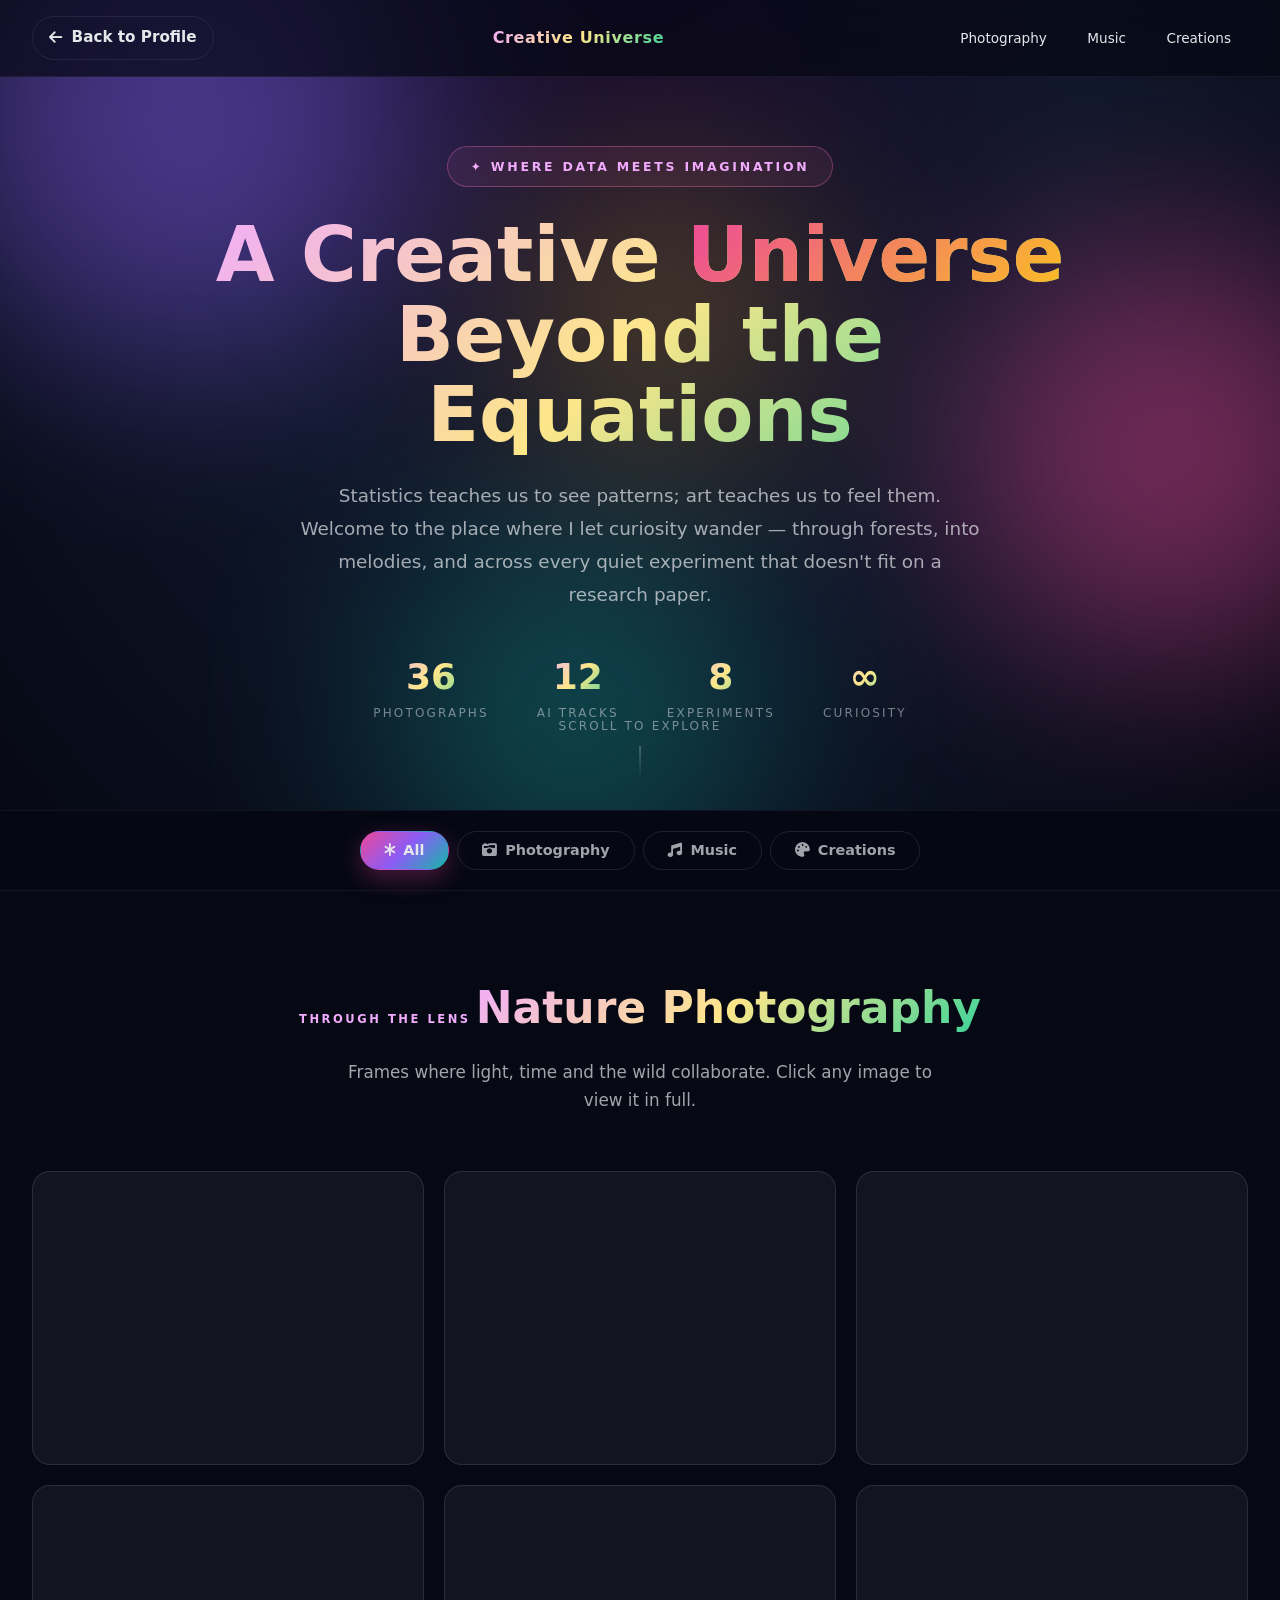
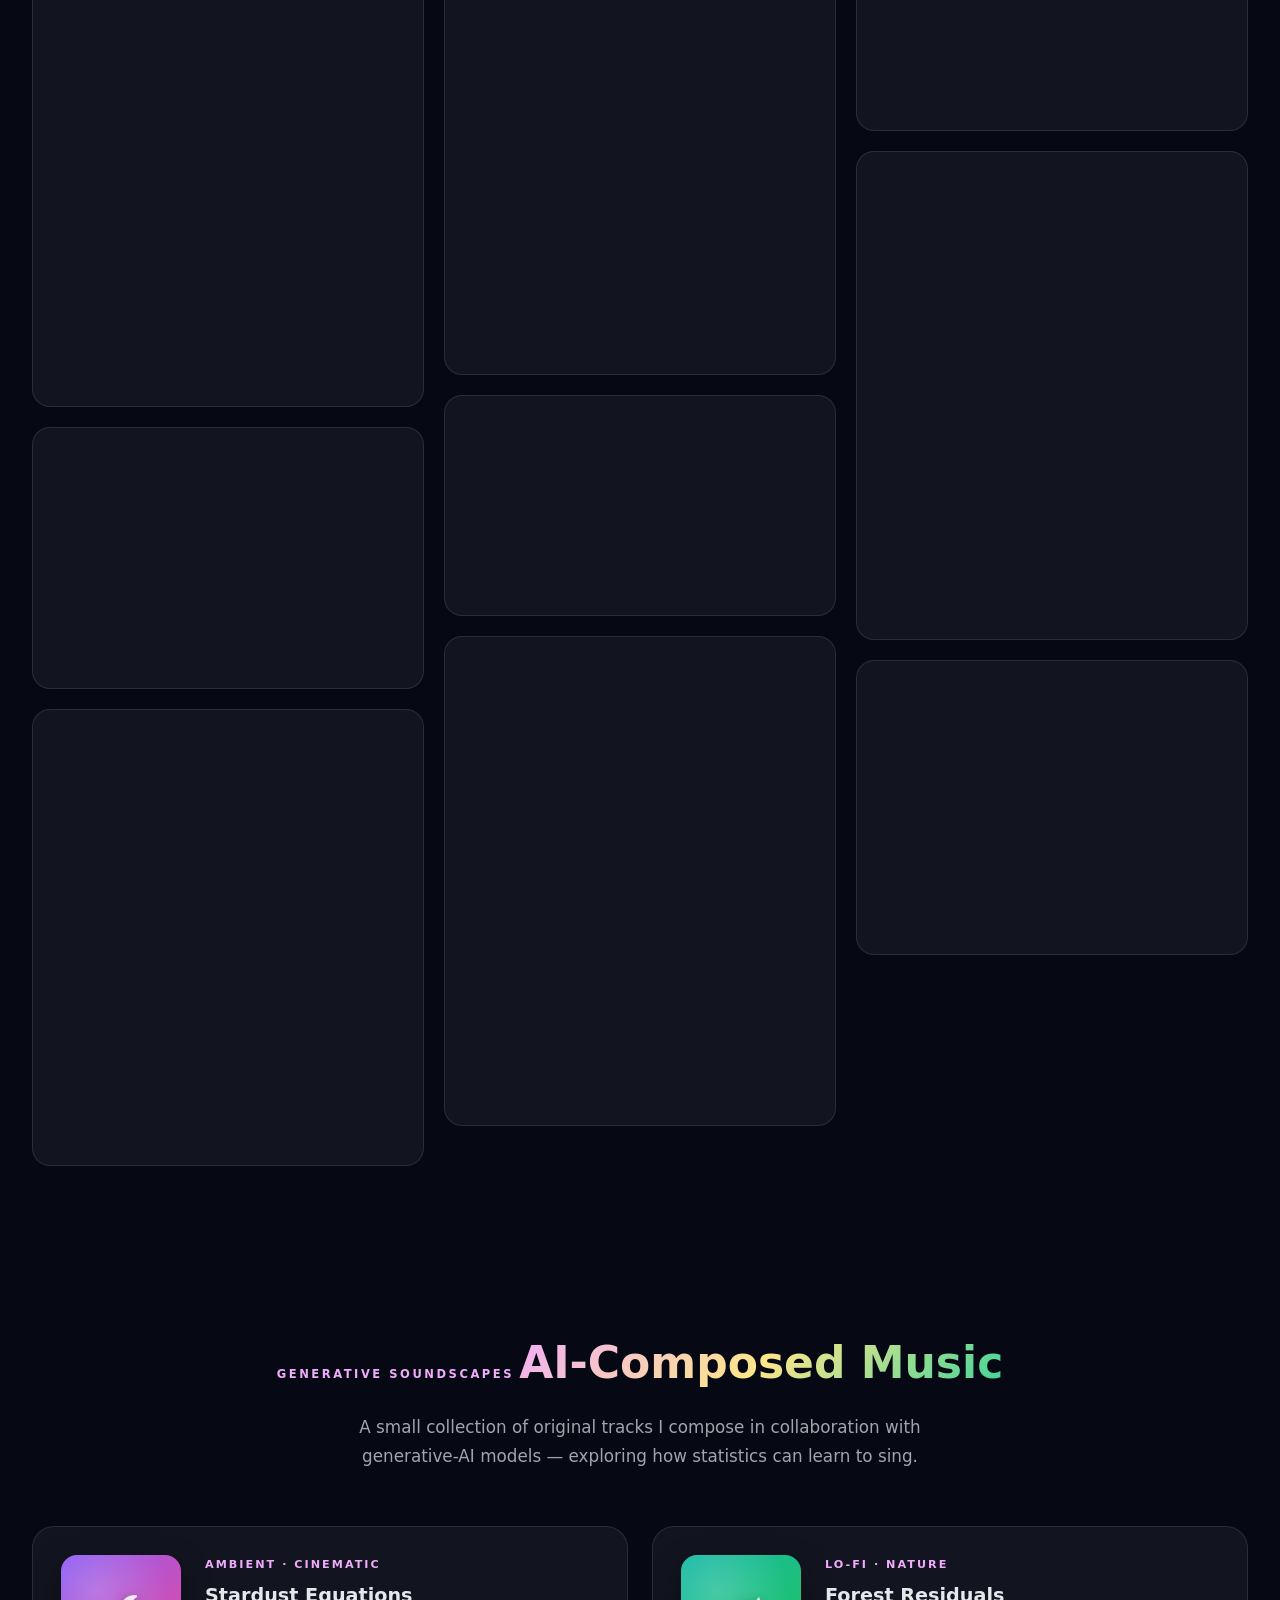
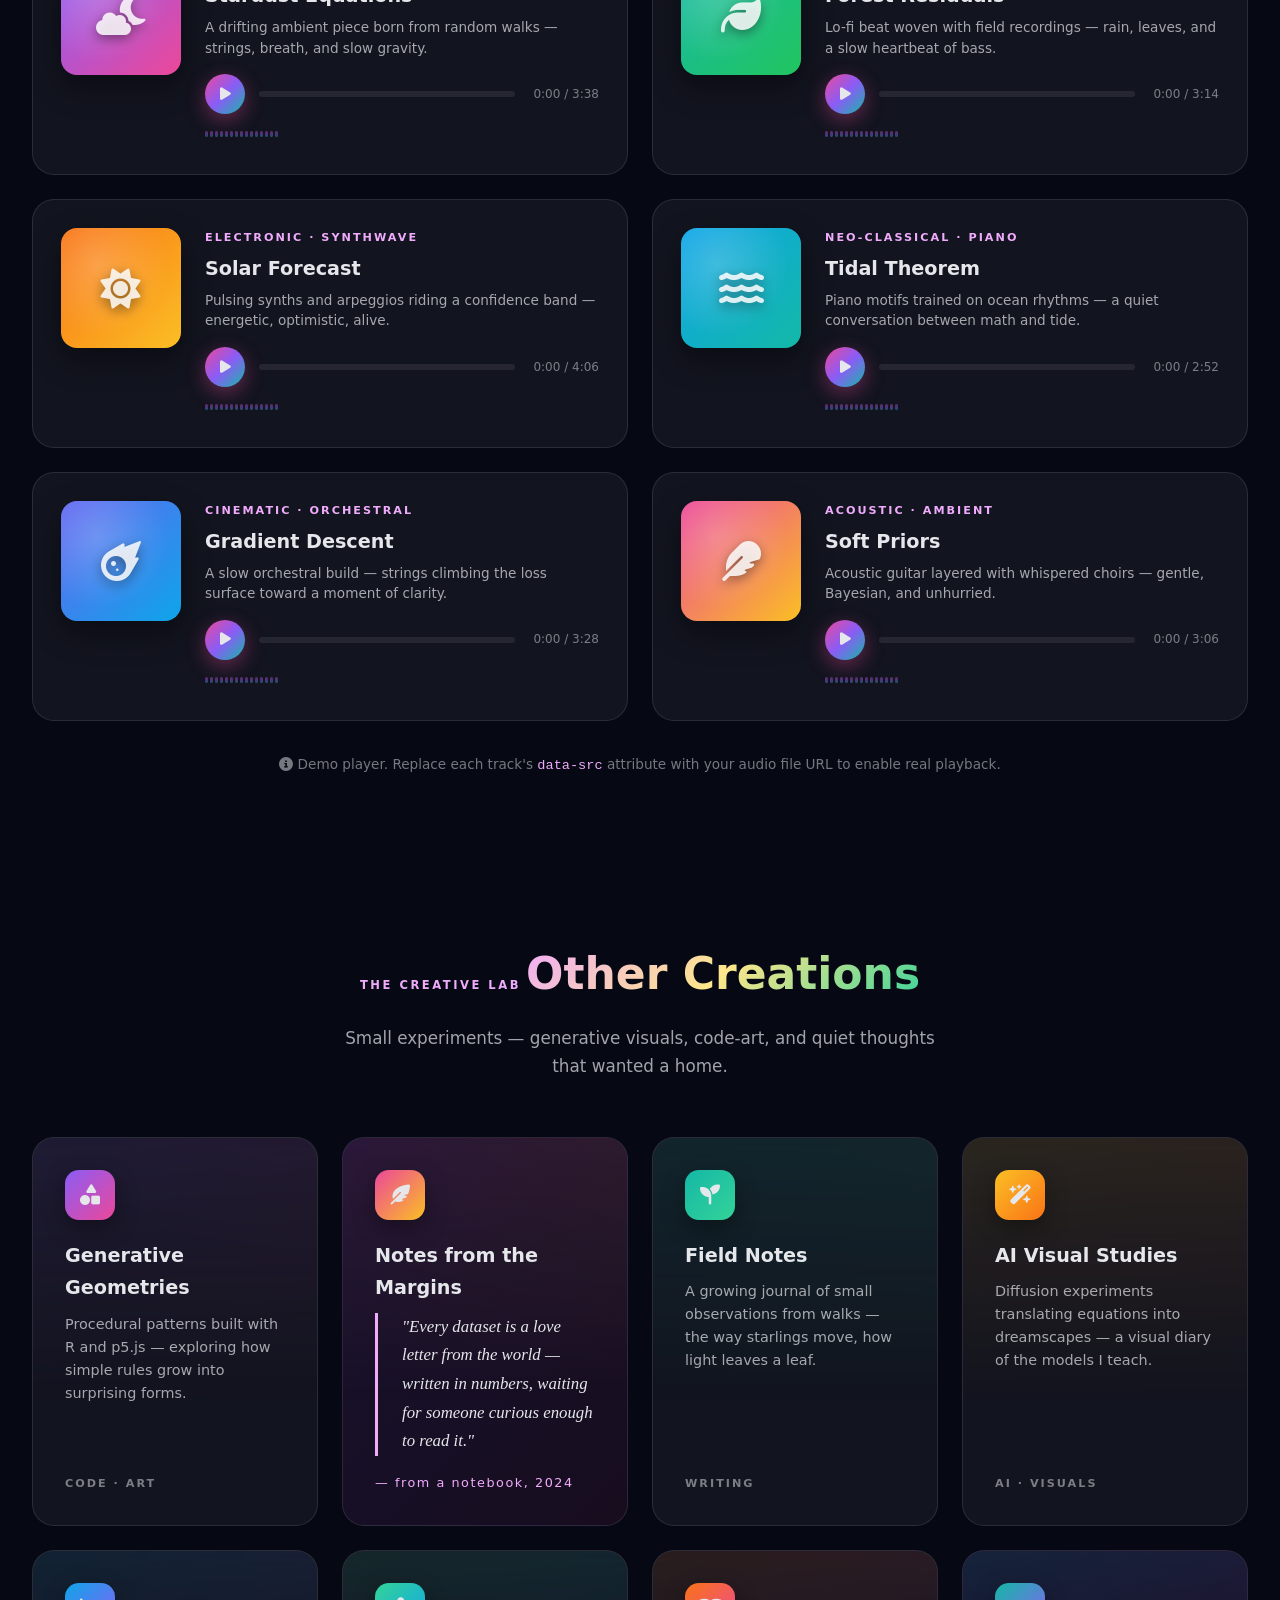
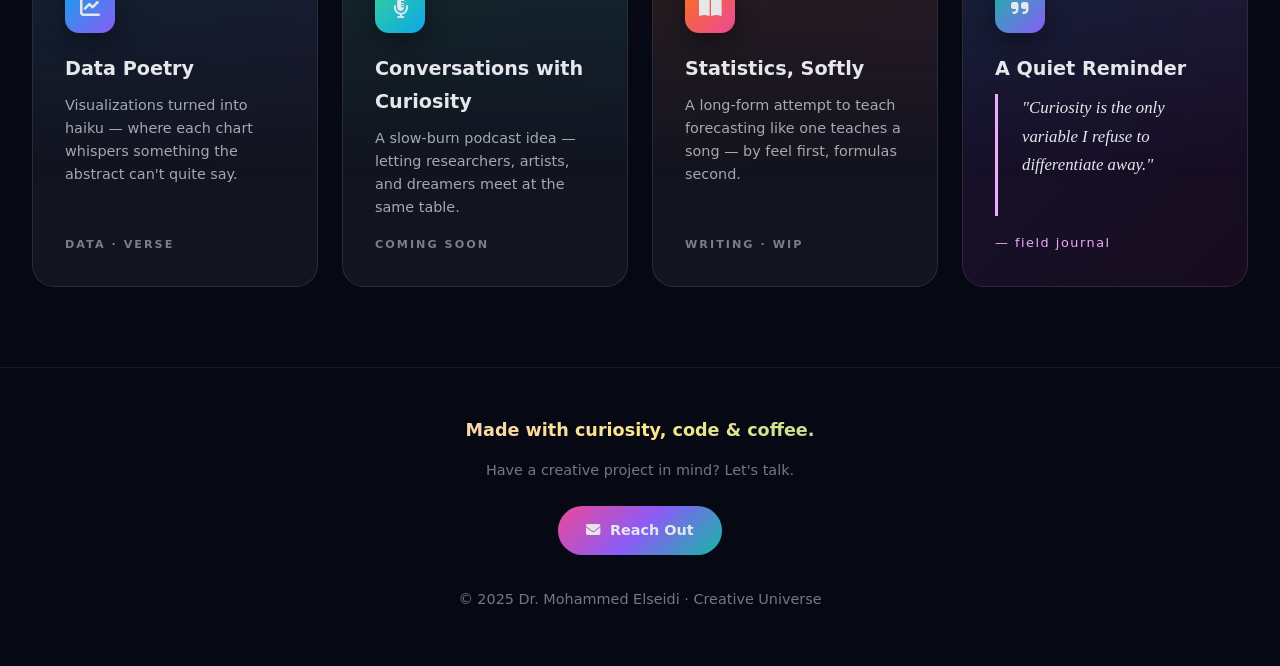
<file: creative.html>
<!DOCTYPE html>
<html lang="en">
<head>
    <meta charset="UTF-8">
    <meta name="viewport" content="width=device-width, initial-scale=1.0">
    <title>Creative Universe | Dr. Mohammed Elseidi</title>
    <meta name="description" content="The Creative Universe of Dr. Mohammed Elseidi — nature photography, AI-composed music, and creative experiments where data science meets art.">
    <link rel="stylesheet" href="https://cdnjs.cloudflare.com/ajax/libs/font-awesome/6.4.0/css/all.min.css">
    <style>
        /* ===== Root Variables - Creative Theme ===== */
        :root {
            --c-violet: #8b5cf6;
            --c-pink: #ec4899;
            --c-magenta: #f0abfc;
            --c-amber: #fbbf24;
            --c-orange: #f97316;
            --c-teal: #14b8a6;
            --c-emerald: #34d399;
            --c-sky: #38bdf8;
            --c-night: #060814;
            --c-night-2: #0f172a;
            --c-night-3: #1a0b2e;
            --c-text: #e5e7eb;
            --c-text-dim: rgba(229, 231, 235, 0.7);
            --c-text-faint: rgba(229, 231, 235, 0.5);
            --c-glass: rgba(255, 255, 255, 0.05);
            --c-glass-border: rgba(255, 255, 255, 0.1);
            --c-aurora: linear-gradient(135deg, #f0abfc 0%, #fde68a 50%, #34d399 100%);
            --c-fire: linear-gradient(135deg, #ec4899 0%, #8b5cf6 50%, #14b8a6 100%);
        }

        * {
            margin: 0;
            padding: 0;
            box-sizing: border-box;
        }

        html {
            scroll-behavior: smooth;
        }

        body {
            font-family: 'Segoe UI', system-ui, -apple-system, sans-serif;
            line-height: 1.7;
            color: var(--c-text);
            background: var(--c-night);
            overflow-x: hidden;
        }

        a {
            text-decoration: none;
            color: var(--c-magenta);
            transition: all 0.3s ease;
        }

        a:hover {
            color: var(--c-amber);
        }

        /* ===== Navigation ===== */
        .navbar {
            position: fixed;
            top: 0;
            width: 100%;
            background: rgba(6, 8, 20, 0.7);
            backdrop-filter: blur(20px);
            -webkit-backdrop-filter: blur(20px);
            border-bottom: 1px solid rgba(255, 255, 255, 0.06);
            padding: 1rem 0;
            z-index: 1000;
            transition: all 0.3s ease;
        }

        .nav-container {
            max-width: 1400px;
            margin: 0 auto;
            padding: 0 2rem;
            display: flex;
            justify-content: space-between;
            align-items: center;
            gap: 1rem;
        }

        .nav-back {
            color: var(--c-text);
            font-weight: 600;
            display: inline-flex;
            align-items: center;
            gap: 0.6rem;
            font-size: 0.95rem;
            padding: 0.5rem 1rem;
            border-radius: 999px;
            border: 1px solid rgba(255, 255, 255, 0.08);
            transition: all 0.3s ease;
        }

        .nav-back:hover {
            border-color: var(--c-magenta);
            color: var(--c-magenta);
            transform: translateX(-3px);
        }

        .nav-logo {
            font-size: 1rem;
            font-weight: 700;
            background: var(--c-aurora);
            -webkit-background-clip: text;
            -webkit-text-fill-color: transparent;
            background-clip: text;
            letter-spacing: 0.04em;
        }

        .nav-links {
            display: flex;
            list-style: none;
            gap: 0.4rem;
        }

        .nav-links a {
            color: var(--c-text);
            padding: 0.5rem 1rem;
            border-radius: 999px;
            font-size: 0.85rem;
            font-weight: 500;
            transition: all 0.3s ease;
            border: 1px solid transparent;
        }

        .nav-links a:hover, .nav-links a.active {
            background: rgba(236, 72, 153, 0.12);
            color: var(--c-magenta);
            border-color: rgba(236, 72, 153, 0.4);
        }

        .nav-toggle {
            display: none;
            flex-direction: column;
            cursor: pointer;
            gap: 5px;
        }

        .nav-toggle span {
            width: 25px;
            height: 3px;
            background: var(--c-text);
            border-radius: 2px;
            transition: 0.3s;
        }

        /* ===== Hero ===== */
        .hero {
            min-height: 90vh;
            display: flex;
            align-items: center;
            justify-content: center;
            padding: 140px 2rem 80px;
            position: relative;
            overflow: hidden;
            text-align: center;
        }

        .hero-bg {
            position: absolute;
            inset: 0;
            background: radial-gradient(ellipse at top, var(--c-night-3) 0%, var(--c-night-2) 50%, var(--c-night) 100%);
            z-index: -2;
        }

        .aurora {
            position: absolute;
            inset: 0;
            overflow: hidden;
            z-index: -1;
            pointer-events: none;
        }

        .aurora span {
            position: absolute;
            display: block;
            border-radius: 50%;
            filter: blur(100px);
            opacity: 0.45;
            animation: auroraDrift 24s ease-in-out infinite;
        }

        .aurora span:nth-child(1) { width: 480px; height: 480px; background: var(--c-violet); top: -120px; left: -60px; }
        .aurora span:nth-child(2) { width: 420px; height: 420px; background: var(--c-pink); top: 30%; right: -100px; animation-delay: -8s; }
        .aurora span:nth-child(3) { width: 380px; height: 380px; background: var(--c-teal); bottom: -100px; left: 30%; animation-delay: -16s; opacity: 0.3; }
        .aurora span:nth-child(4) { width: 300px; height: 300px; background: var(--c-amber); top: 20%; left: 40%; animation-delay: -4s; opacity: 0.25; }

        @keyframes auroraDrift {
            0%, 100% { transform: translate(0, 0) scale(1); }
            33% { transform: translate(50px, -40px) scale(1.1); }
            66% { transform: translate(-40px, 30px) scale(0.92); }
        }

        .stars {
            position: absolute;
            inset: 0;
            overflow: hidden;
            z-index: -1;
            pointer-events: none;
        }

        .stars i {
            position: absolute;
            display: block;
            width: 2px;
            height: 2px;
            background: var(--c-text);
            border-radius: 50%;
            opacity: 0;
            animation: twinkle 4s ease-in-out infinite;
        }

        @keyframes twinkle {
            0%, 100% { opacity: 0; transform: scale(0.6); }
            50% { opacity: 0.8; transform: scale(1.2); }
        }

        .hero-content {
            position: relative;
            z-index: 1;
            max-width: 900px;
        }

        .hero-eyebrow {
            display: inline-block;
            padding: 0.55rem 1.4rem;
            border-radius: 999px;
            background: rgba(244, 114, 182, 0.08);
            border: 1px solid rgba(244, 114, 182, 0.35);
            color: var(--c-magenta);
            font-size: 0.78rem;
            letter-spacing: 0.22em;
            text-transform: uppercase;
            font-weight: 600;
            margin-bottom: 1.75rem;
        }

        .hero-title {
            font-size: clamp(2.5rem, 6vw, 4.75rem);
            font-weight: 800;
            line-height: 1.05;
            margin-bottom: 1.5rem;
            background: var(--c-aurora);
            -webkit-background-clip: text;
            -webkit-text-fill-color: transparent;
            background-clip: text;
        }

        .hero-title .accent {
            background: linear-gradient(135deg, var(--c-pink), var(--c-amber));
            -webkit-background-clip: text;
            -webkit-text-fill-color: transparent;
            background-clip: text;
        }

        .hero-sub {
            font-size: 1.15rem;
            color: var(--c-text-dim);
            max-width: 680px;
            margin: 0 auto 2.5rem;
            line-height: 1.8;
        }

        .hero-stats {
            display: flex;
            justify-content: center;
            gap: 3rem;
            flex-wrap: wrap;
            margin-top: 3rem;
        }

        .hero-stat {
            text-align: center;
        }

        .hero-stat-num {
            font-size: 2.25rem;
            font-weight: 800;
            background: var(--c-aurora);
            -webkit-background-clip: text;
            -webkit-text-fill-color: transparent;
            background-clip: text;
            display: block;
            line-height: 1;
        }

        .hero-stat-label {
            font-size: 0.75rem;
            text-transform: uppercase;
            letter-spacing: 0.18em;
            color: var(--c-text-faint);
            margin-top: 0.5rem;
            display: block;
        }

        .scroll-cue {
            position: absolute;
            bottom: 2rem;
            left: 50%;
            transform: translateX(-50%);
            color: var(--c-text-faint);
            font-size: 0.75rem;
            letter-spacing: 0.18em;
            text-transform: uppercase;
            display: flex;
            flex-direction: column;
            align-items: center;
            gap: 0.6rem;
            animation: scrollBounce 2.4s ease-in-out infinite;
        }

        .scroll-cue::after {
            content: '';
            width: 1px;
            height: 32px;
            background: linear-gradient(to bottom, var(--c-text-faint), transparent);
        }

        @keyframes scrollBounce {
            0%, 100% { transform: translate(-50%, 0); opacity: 0.7; }
            50% { transform: translate(-50%, 8px); opacity: 1; }
        }

        /* ===== Filter Tabs ===== */
        .tabs-wrap {
            position: sticky;
            top: 70px;
            z-index: 20;
            padding: 1.25rem 1rem;
            background: rgba(6, 8, 20, 0.85);
            backdrop-filter: blur(20px);
            -webkit-backdrop-filter: blur(20px);
            border-top: 1px solid rgba(255, 255, 255, 0.05);
            border-bottom: 1px solid rgba(255, 255, 255, 0.05);
        }

        .tabs {
            display: flex;
            justify-content: center;
            gap: 0.5rem;
            flex-wrap: wrap;
        }

        .tab-btn {
            background: transparent;
            color: var(--c-text-dim);
            border: 1px solid rgba(255, 255, 255, 0.1);
            padding: 0.65rem 1.5rem;
            border-radius: 999px;
            font-size: 0.9rem;
            font-weight: 600;
            cursor: pointer;
            transition: all 0.3s ease;
            display: inline-flex;
            align-items: center;
            gap: 0.55rem;
            font-family: inherit;
        }

        .tab-btn:hover {
            color: var(--c-text);
            border-color: rgba(255, 255, 255, 0.2);
        }

        .tab-btn.active {
            background: var(--c-fire);
            color: var(--c-text);
            border-color: transparent;
            box-shadow: 0 8px 24px rgba(236, 72, 153, 0.3);
        }

        /* ===== Section Layout ===== */
        .section {
            padding: 5rem 2rem;
            position: relative;
        }

        .container {
            max-width: 1400px;
            margin: 0 auto;
        }

        .section-title {
            text-align: center;
            margin-bottom: 3.5rem;
        }

        .section-title h2 {
            font-size: clamp(1.85rem, 3.5vw, 2.75rem);
            font-weight: 800;
            margin-bottom: 0.75rem;
            background: var(--c-aurora);
            -webkit-background-clip: text;
            -webkit-text-fill-color: transparent;
            background-clip: text;
            display: inline-block;
        }

        .section-title p {
            color: var(--c-text-dim);
            font-size: 1.05rem;
            max-width: 620px;
            margin: 0 auto;
        }

        .section-title .label {
            display: inline-block;
            font-size: 0.72rem;
            letter-spacing: 0.22em;
            text-transform: uppercase;
            color: var(--c-magenta);
            font-weight: 700;
            margin-bottom: 0.75rem;
        }

        .creative-area.hidden {
            display: none;
        }

        /* ===== Photography Masonry ===== */
        .gallery {
            column-count: 3;
            column-gap: 1.25rem;
        }

        .photo-card {
            break-inside: avoid;
            margin-bottom: 1.25rem;
            border-radius: 18px;
            overflow: hidden;
            position: relative;
            cursor: pointer;
            background: var(--c-glass);
            border: 1px solid var(--c-glass-border);
            transition: transform 0.4s ease, box-shadow 0.4s ease;
            display: block;
        }

        .photo-card:hover {
            transform: translateY(-6px);
            box-shadow: 0 20px 50px rgba(0, 0, 0, 0.5);
        }

        .photo-thumb {
            width: 100%;
            display: block;
            aspect-ratio: var(--ratio, 4 / 3);
            background-size: cover;
            background-position: center;
            position: relative;
            transition: transform 0.6s ease;
        }

        .photo-card:hover .photo-thumb {
            transform: scale(1.05);
        }

        .photo-overlay {
            position: absolute;
            inset: 0;
            background: linear-gradient(to top, rgba(6, 8, 20, 0.9) 0%, rgba(6, 8, 20, 0.3) 50%, transparent 100%);
            display: flex;
            flex-direction: column;
            justify-content: flex-end;
            padding: 1.25rem;
            opacity: 0;
            transition: opacity 0.4s ease;
        }

        .photo-card:hover .photo-overlay {
            opacity: 1;
        }

        .photo-overlay h4 {
            color: var(--c-text);
            font-size: 1.05rem;
            margin-bottom: 0.25rem;
        }

        .photo-overlay span {
            color: var(--c-text-faint);
            font-size: 0.8rem;
            display: inline-flex;
            align-items: center;
            gap: 0.4rem;
        }

        .photo-tag {
            position: absolute;
            top: 0.85rem;
            left: 0.85rem;
            font-size: 0.7rem;
            text-transform: uppercase;
            letter-spacing: 0.12em;
            padding: 0.3rem 0.7rem;
            border-radius: 999px;
            background: rgba(6, 8, 20, 0.6);
            backdrop-filter: blur(8px);
            color: var(--c-text);
            border: 1px solid rgba(255, 255, 255, 0.15);
            opacity: 0;
            transition: opacity 0.4s ease;
        }

        .photo-card:hover .photo-tag {
            opacity: 1;
        }

        @media (max-width: 1024px) {
            .gallery { column-count: 2; }
        }

        @media (max-width: 640px) {
            .gallery { column-count: 1; }
        }

        /* ===== Lightbox ===== */
        .lightbox {
            position: fixed;
            inset: 0;
            background: rgba(6, 8, 20, 0.95);
            backdrop-filter: blur(20px);
            -webkit-backdrop-filter: blur(20px);
            z-index: 2000;
            display: none;
            align-items: center;
            justify-content: center;
            padding: 2rem;
        }

        .lightbox.active {
            display: flex;
            animation: fadeIn 0.3s ease;
        }

        @keyframes fadeIn {
            from { opacity: 0; }
            to { opacity: 1; }
        }

        .lightbox-content {
            max-width: 1200px;
            width: 100%;
            display: flex;
            flex-direction: column;
            align-items: center;
            gap: 1.25rem;
        }

        .lightbox-img {
            width: 100%;
            max-height: 75vh;
            border-radius: 16px;
            background-size: contain;
            background-repeat: no-repeat;
            background-position: center;
            aspect-ratio: 16 / 10;
            box-shadow: 0 30px 80px rgba(0, 0, 0, 0.6);
        }

        .lightbox-meta {
            text-align: center;
        }

        .lightbox-meta h3 {
            font-size: 1.5rem;
            margin-bottom: 0.25rem;
            color: var(--c-text);
        }

        .lightbox-meta p {
            color: var(--c-text-dim);
            font-size: 0.95rem;
        }

        .lightbox-close {
            position: absolute;
            top: 1.5rem;
            right: 1.5rem;
            width: 44px;
            height: 44px;
            border-radius: 50%;
            background: rgba(255, 255, 255, 0.1);
            border: 1px solid rgba(255, 255, 255, 0.15);
            color: var(--c-text);
            font-size: 1.25rem;
            cursor: pointer;
            display: flex;
            align-items: center;
            justify-content: center;
            transition: all 0.3s ease;
        }

        .lightbox-close:hover {
            background: var(--c-pink);
            transform: rotate(90deg);
        }

        .lightbox-nav {
            position: absolute;
            top: 50%;
            transform: translateY(-50%);
            width: 52px;
            height: 52px;
            border-radius: 50%;
            background: rgba(255, 255, 255, 0.08);
            border: 1px solid rgba(255, 255, 255, 0.15);
            color: var(--c-text);
            font-size: 1.25rem;
            cursor: pointer;
            display: flex;
            align-items: center;
            justify-content: center;
            transition: all 0.3s ease;
        }

        .lightbox-nav:hover {
            background: var(--c-pink);
            border-color: var(--c-pink);
        }

        .lightbox-prev { left: 1.5rem; }
        .lightbox-next { right: 1.5rem; }

        /* ===== Music Section ===== */
        .music-grid {
            display: grid;
            grid-template-columns: repeat(2, 1fr);
            gap: 1.5rem;
        }

        .track-card {
            background: var(--c-glass);
            border: 1px solid var(--c-glass-border);
            border-radius: 22px;
            padding: 1.75rem;
            display: flex;
            gap: 1.5rem;
            position: relative;
            overflow: hidden;
            transition: transform 0.4s ease, border-color 0.4s ease;
        }

        .track-card::before {
            content: '';
            position: absolute;
            inset: 0;
            background: var(--cover, linear-gradient(135deg, #8b5cf6, #ec4899));
            opacity: 0;
            transition: opacity 0.5s ease;
            pointer-events: none;
            z-index: 0;
        }

        .track-card:hover {
            transform: translateY(-5px);
            border-color: rgba(255, 255, 255, 0.2);
        }

        .track-card:hover::before {
            opacity: 0.08;
        }

        .track-cover {
            flex-shrink: 0;
            width: 120px;
            height: 120px;
            border-radius: 16px;
            background: var(--cover);
            display: flex;
            align-items: center;
            justify-content: center;
            position: relative;
            overflow: hidden;
            box-shadow: 0 12px 30px rgba(0, 0, 0, 0.4);
        }

        .track-cover::after {
            content: '';
            position: absolute;
            inset: 0;
            background: radial-gradient(circle at 30% 30%, rgba(255, 255, 255, 0.2) 0%, transparent 60%);
        }

        .track-cover i {
            font-size: 2.5rem;
            color: rgba(255, 255, 255, 0.85);
            position: relative;
            z-index: 1;
            text-shadow: 0 4px 12px rgba(0, 0, 0, 0.4);
        }

        .track-card.playing .track-cover {
            animation: spinSlow 8s linear infinite;
        }

        @keyframes spinSlow {
            to { transform: rotate(360deg); }
        }

        .track-info {
            flex-grow: 1;
            display: flex;
            flex-direction: column;
            min-width: 0;
            position: relative;
            z-index: 1;
        }

        .track-genre {
            font-size: 0.7rem;
            text-transform: uppercase;
            letter-spacing: 0.18em;
            color: var(--c-magenta);
            font-weight: 700;
            margin-bottom: 0.4rem;
        }

        .track-title {
            font-size: 1.2rem;
            font-weight: 700;
            color: var(--c-text);
            margin-bottom: 0.25rem;
        }

        .track-desc {
            font-size: 0.85rem;
            color: var(--c-text-dim);
            margin-bottom: 1rem;
            line-height: 1.5;
        }

        .track-controls {
            margin-top: auto;
            display: flex;
            align-items: center;
            gap: 0.85rem;
        }

        .track-play {
            width: 40px;
            height: 40px;
            border-radius: 50%;
            background: var(--c-fire);
            border: none;
            color: var(--c-text);
            font-size: 0.9rem;
            cursor: pointer;
            display: flex;
            align-items: center;
            justify-content: center;
            transition: transform 0.3s ease, box-shadow 0.3s ease;
            flex-shrink: 0;
            box-shadow: 0 6px 20px rgba(236, 72, 153, 0.4);
        }

        .track-play:hover {
            transform: scale(1.08);
            box-shadow: 0 10px 28px rgba(236, 72, 153, 0.55);
        }

        .track-progress {
            flex-grow: 1;
            height: 6px;
            background: rgba(255, 255, 255, 0.08);
            border-radius: 3px;
            overflow: hidden;
            position: relative;
            cursor: pointer;
        }

        .track-progress-fill {
            position: absolute;
            inset: 0;
            background: var(--c-fire);
            transform-origin: left;
            transform: scaleX(0);
            transition: transform 0.1s linear;
            border-radius: 3px;
        }

        .track-time {
            font-size: 0.75rem;
            color: var(--c-text-faint);
            font-variant-numeric: tabular-nums;
            min-width: 70px;
            text-align: right;
        }

        .track-wave {
            display: flex;
            align-items: center;
            gap: 2px;
            height: 24px;
            margin-top: 0.5rem;
            opacity: 0.45;
            transition: opacity 0.3s ease;
        }

        .track-card.playing .track-wave {
            opacity: 1;
        }

        .track-wave span {
            display: block;
            width: 3px;
            background: var(--c-fire);
            border-radius: 2px;
            height: 6px;
        }

        .track-card.playing .track-wave span {
            animation: trackWave 0.9s ease-in-out infinite;
        }

        .track-wave span:nth-child(1) { animation-delay: 0s; }
        .track-wave span:nth-child(2) { animation-delay: 0.07s; }
        .track-wave span:nth-child(3) { animation-delay: 0.14s; }
        .track-wave span:nth-child(4) { animation-delay: 0.21s; }
        .track-wave span:nth-child(5) { animation-delay: 0.28s; }
        .track-wave span:nth-child(6) { animation-delay: 0.35s; }
        .track-wave span:nth-child(7) { animation-delay: 0.42s; }
        .track-wave span:nth-child(8) { animation-delay: 0.49s; }
        .track-wave span:nth-child(9) { animation-delay: 0.56s; }
        .track-wave span:nth-child(10) { animation-delay: 0.63s; }
        .track-wave span:nth-child(11) { animation-delay: 0.70s; }
        .track-wave span:nth-child(12) { animation-delay: 0.77s; }
        .track-wave span:nth-child(13) { animation-delay: 0.84s; }
        .track-wave span:nth-child(14) { animation-delay: 0.91s; }
        .track-wave span:nth-child(15) { animation-delay: 0.98s; }

        @keyframes trackWave {
            0%, 100% { height: 4px; }
            50% { height: 22px; }
        }

        @media (max-width: 768px) {
            .music-grid { grid-template-columns: 1fr; }
            .track-card { flex-direction: column; }
            .track-cover { width: 100%; height: 180px; }
        }

        /* ===== Creations Grid ===== */
        .creations-grid {
            display: grid;
            grid-template-columns: repeat(auto-fit, minmax(280px, 1fr));
            gap: 1.5rem;
        }

        .creation-card {
            background: var(--c-glass);
            border: 1px solid var(--c-glass-border);
            border-radius: 22px;
            padding: 2rem;
            position: relative;
            overflow: hidden;
            transition: transform 0.4s ease, border-color 0.4s ease;
            min-height: 240px;
            display: flex;
            flex-direction: column;
        }

        .creation-card:hover {
            transform: translateY(-6px);
            border-color: rgba(255, 255, 255, 0.2);
        }

        .creation-card::before {
            content: '';
            position: absolute;
            inset: 0;
            background: var(--accent-glow);
            opacity: 0.1;
            mask: linear-gradient(180deg, black 0%, transparent 70%);
            -webkit-mask: linear-gradient(180deg, black 0%, transparent 70%);
            pointer-events: none;
            transition: opacity 0.4s ease;
        }

        .creation-card:hover::before {
            opacity: 0.2;
        }

        .creation-icon {
            width: 50px;
            height: 50px;
            border-radius: 14px;
            display: flex;
            align-items: center;
            justify-content: center;
            font-size: 1.25rem;
            color: var(--c-text);
            margin-bottom: 1.25rem;
            background: var(--accent-glow);
            box-shadow: 0 8px 22px rgba(0, 0, 0, 0.35);
            position: relative;
            z-index: 1;
        }

        .creation-card h3 {
            font-size: 1.2rem;
            color: var(--c-text);
            margin-bottom: 0.5rem;
            position: relative;
            z-index: 1;
        }

        .creation-card p {
            color: var(--c-text-dim);
            font-size: 0.9rem;
            line-height: 1.6;
            position: relative;
            z-index: 1;
            flex-grow: 1;
        }

        .creation-tag {
            display: inline-block;
            margin-top: 1rem;
            font-size: 0.7rem;
            text-transform: uppercase;
            letter-spacing: 0.18em;
            color: var(--c-text-faint);
            font-weight: 600;
            position: relative;
            z-index: 1;
        }

        /* Quote / poem card variant */
        .creation-quote {
            background: linear-gradient(135deg, rgba(139, 92, 246, 0.12), rgba(236, 72, 153, 0.08));
        }

        .creation-quote .creation-text {
            font-family: 'Georgia', serif;
            font-style: italic;
            font-size: 1.05rem;
            color: var(--c-text);
            line-height: 1.7;
            position: relative;
            padding-left: 1.5rem;
            border-left: 3px solid var(--c-magenta);
        }

        .creation-quote .creation-author {
            margin-top: 1rem;
            font-size: 0.8rem;
            color: var(--c-magenta);
            letter-spacing: 0.12em;
        }

        /* ===== Footer ===== */
        .footer-c {
            background: var(--c-night);
            border-top: 1px solid rgba(255, 255, 255, 0.06);
            padding: 3rem 2rem 2rem;
            text-align: center;
            position: relative;
        }

        .footer-c h4 {
            font-size: 1.1rem;
            background: var(--c-aurora);
            -webkit-background-clip: text;
            -webkit-text-fill-color: transparent;
            background-clip: text;
            margin-bottom: 0.75rem;
        }

        .footer-c p {
            color: var(--c-text-faint);
            font-size: 0.9rem;
            margin-bottom: 1.5rem;
        }

        .footer-back {
            display: inline-flex;
            align-items: center;
            gap: 0.6rem;
            padding: 0.75rem 1.75rem;
            background: var(--c-fire);
            color: var(--c-text);
            border-radius: 999px;
            font-weight: 600;
            font-size: 0.9rem;
            transition: transform 0.3s ease, box-shadow 0.3s ease;
        }

        .footer-back:hover {
            transform: translateY(-3px);
            box-shadow: 0 14px 35px rgba(236, 72, 153, 0.4);
            color: var(--c-text);
        }

        .footer-copy {
            margin-top: 2rem;
            font-size: 0.8rem;
            color: var(--c-text-faint);
        }

        /* ===== Responsive ===== */
        @media (max-width: 768px) {
            .nav-toggle { display: flex; }

            .nav-links {
                display: none;
                position: absolute;
                top: 100%;
                left: 0;
                right: 0;
                background: rgba(6, 8, 20, 0.97);
                flex-direction: column;
                padding: 1rem 2rem;
                border-top: 1px solid rgba(255, 255, 255, 0.06);
            }

            .nav-links.active { display: flex; }

            .hero-stats { gap: 1.5rem; }

            .hero-stat-num { font-size: 1.75rem; }

            .lightbox-nav { width: 42px; height: 42px; }
            .lightbox-prev { left: 0.75rem; }
            .lightbox-next { right: 0.75rem; }
        }
    </style>
</head>
<body>
    <!-- Navigation -->
    <nav class="navbar">
        <div class="nav-container">
            <a href="index.html" class="nav-back">
                <i class="fas fa-arrow-left"></i>
                <span>Back to Profile</span>
            </a>
            <span class="nav-logo">Creative Universe</span>
            <div class="nav-toggle" onclick="toggleNav()">
                <span></span><span></span><span></span>
            </div>
            <ul class="nav-links" id="navLinks">
                <li><a href="#photography" class="nav-anchor">Photography</a></li>
                <li><a href="#music" class="nav-anchor">Music</a></li>
                <li><a href="#creations" class="nav-anchor">Creations</a></li>
            </ul>
        </div>
    </nav>

    <!-- Hero -->
    <section class="hero">
        <div class="hero-bg"></div>
        <div class="aurora">
            <span></span><span></span><span></span><span></span>
        </div>
        <div class="stars" id="stars"></div>

        <div class="hero-content">
            <span class="hero-eyebrow">✦ Where Data Meets Imagination</span>
            <h1 class="hero-title">A Creative <span class="accent">Universe</span><br>Beyond the Equations</h1>
            <p class="hero-sub">Statistics teaches us to see patterns; art teaches us to feel them. Welcome to the place where I let curiosity wander — through forests, into melodies, and across every quiet experiment that doesn't fit on a research paper.</p>

            <div class="hero-stats">
                <div class="hero-stat">
                    <span class="hero-stat-num" data-count="36">0</span>
                    <span class="hero-stat-label">Photographs</span>
                </div>
                <div class="hero-stat">
                    <span class="hero-stat-num" data-count="12">0</span>
                    <span class="hero-stat-label">AI Tracks</span>
                </div>
                <div class="hero-stat">
                    <span class="hero-stat-num" data-count="8">0</span>
                    <span class="hero-stat-label">Experiments</span>
                </div>
                <div class="hero-stat">
                    <span class="hero-stat-num">∞</span>
                    <span class="hero-stat-label">Curiosity</span>
                </div>
            </div>
        </div>

        <span class="scroll-cue">Scroll to explore</span>
    </section>

    <!-- Tabs -->
    <div class="tabs-wrap">
        <div class="tabs" role="tablist">
            <button class="tab-btn active" data-filter="all">
                <i class="fas fa-asterisk"></i> All
            </button>
            <button class="tab-btn" data-filter="photography">
                <i class="fas fa-camera-retro"></i> Photography
            </button>
            <button class="tab-btn" data-filter="music">
                <i class="fas fa-music"></i> Music
            </button>
            <button class="tab-btn" data-filter="creations">
                <i class="fas fa-palette"></i> Creations
            </button>
        </div>
    </div>

    <!-- Photography -->
    <section class="section creative-area" id="photography" data-area="photography">
        <div class="container">
            <div class="section-title">
                <span class="label">Through the Lens</span>
                <h2>Nature Photography</h2>
                <p>Frames where light, time and the wild collaborate. Click any image to view it in full.</p>
            </div>

            <div class="gallery" id="gallery">
                <!-- Photos use Picsum Photos as placeholders. Replace `data-img` with your own photo URLs. -->
                <a class="photo-card" data-img="https://picsum.photos/seed/forest1/1200/900" data-title="Morning Mist" data-meta="Atlas Mountains · 2024" style="--ratio: 4/3;">
                    <div class="photo-thumb" style="background-image: url('https://picsum.photos/seed/forest1/800/600');"></div>
                    <span class="photo-tag">Forest</span>
                    <div class="photo-overlay"><h4>Morning Mist</h4><span><i class="fas fa-map-marker-alt"></i> Atlas Mountains</span></div>
                </a>
                <a class="photo-card" data-img="https://picsum.photos/seed/desert1/1200/1500" data-title="Dunes at Dusk" data-meta="Liwa Desert · UAE" style="--ratio: 3/4;">
                    <div class="photo-thumb" style="background-image: url('https://picsum.photos/seed/desert1/800/1000');"></div>
                    <span class="photo-tag">Desert</span>
                    <div class="photo-overlay"><h4>Dunes at Dusk</h4><span><i class="fas fa-map-marker-alt"></i> Liwa Desert</span></div>
                </a>
                <a class="photo-card" data-img="https://picsum.photos/seed/ocean1/1200/800" data-title="Tidal Whisper" data-meta="Adriatic Coast" style="--ratio: 3/2;">
                    <div class="photo-thumb" style="background-image: url('https://picsum.photos/seed/ocean1/800/520');"></div>
                    <span class="photo-tag">Ocean</span>
                    <div class="photo-overlay"><h4>Tidal Whisper</h4><span><i class="fas fa-map-marker-alt"></i> Adriatic Coast</span></div>
                </a>
                <a class="photo-card" data-img="https://picsum.photos/seed/mountain2/1200/1400" data-title="Sky Cathedral" data-meta="Italian Dolomites" style="--ratio: 6/7;">
                    <div class="photo-thumb" style="background-image: url('https://picsum.photos/seed/mountain2/800/950');"></div>
                    <span class="photo-tag">Mountains</span>
                    <div class="photo-overlay"><h4>Sky Cathedral</h4><span><i class="fas fa-map-marker-alt"></i> Italian Dolomites</span></div>
                </a>
                <a class="photo-card" data-img="https://picsum.photos/seed/macro1/1200/900" data-title="Petals of Light" data-meta="Garden study" style="--ratio: 4/3;">
                    <div class="photo-thumb" style="background-image: url('https://picsum.photos/seed/macro1/800/600');"></div>
                    <span class="photo-tag">Macro</span>
                    <div class="photo-overlay"><h4>Petals of Light</h4><span><i class="fas fa-map-marker-alt"></i> Garden study</span></div>
                </a>
                <a class="photo-card" data-img="https://picsum.photos/seed/river1/1200/1500" data-title="River's Memory" data-meta="Veneto, Italy" style="--ratio: 4/5;">
                    <div class="photo-thumb" style="background-image: url('https://picsum.photos/seed/river1/800/1000');"></div>
                    <span class="photo-tag">Water</span>
                    <div class="photo-overlay"><h4>River's Memory</h4><span><i class="fas fa-map-marker-alt"></i> Veneto, Italy</span></div>
                </a>
                <a class="photo-card" data-img="https://picsum.photos/seed/sky1/1600/900" data-title="The Quiet Hour" data-meta="Padova at dawn" style="--ratio: 16/9;">
                    <div class="photo-thumb" style="background-image: url('https://picsum.photos/seed/sky1/1000/560');"></div>
                    <span class="photo-tag">Sky</span>
                    <div class="photo-overlay"><h4>The Quiet Hour</h4><span><i class="fas fa-map-marker-alt"></i> Padova at dawn</span></div>
                </a>
                <a class="photo-card" data-img="https://picsum.photos/seed/forest2/1200/1500" data-title="Verdant Path" data-meta="Northern woods" style="--ratio: 4/5;">
                    <div class="photo-thumb" style="background-image: url('https://picsum.photos/seed/forest2/800/1000');"></div>
                    <span class="photo-tag">Forest</span>
                    <div class="photo-overlay"><h4>Verdant Path</h4><span><i class="fas fa-map-marker-alt"></i> Northern woods</span></div>
                </a>
                <a class="photo-card" data-img="https://picsum.photos/seed/wildlife1/1200/900" data-title="Patient Wings" data-meta="Wetlands study" style="--ratio: 4/3;">
                    <div class="photo-thumb" style="background-image: url('https://picsum.photos/seed/wildlife1/800/600');"></div>
                    <span class="photo-tag">Wildlife</span>
                    <div class="photo-overlay"><h4>Patient Wings</h4><span><i class="fas fa-map-marker-alt"></i> Wetlands study</span></div>
                </a>
                <a class="photo-card" data-img="https://picsum.photos/seed/sunset1/1600/1000" data-title="Burning Horizon" data-meta="Gulf coast" style="--ratio: 8/5;">
                    <div class="photo-thumb" style="background-image: url('https://picsum.photos/seed/sunset1/1000/620');"></div>
                    <span class="photo-tag">Sunset</span>
                    <div class="photo-overlay"><h4>Burning Horizon</h4><span><i class="fas fa-map-marker-alt"></i> Gulf coast</span></div>
                </a>
                <a class="photo-card" data-img="https://picsum.photos/seed/winter1/1200/1500" data-title="Silent Snow" data-meta="Alpine retreat" style="--ratio: 4/5;">
                    <div class="photo-thumb" style="background-image: url('https://picsum.photos/seed/winter1/800/1000');"></div>
                    <span class="photo-tag">Winter</span>
                    <div class="photo-overlay"><h4>Silent Snow</h4><span><i class="fas fa-map-marker-alt"></i> Alpine retreat</span></div>
                </a>
                <a class="photo-card" data-img="https://picsum.photos/seed/oasis1/1200/900" data-title="Oasis Mirror" data-meta="Al Ain, UAE" style="--ratio: 4/3;">
                    <div class="photo-thumb" style="background-image: url('https://picsum.photos/seed/oasis1/800/600');"></div>
                    <span class="photo-tag">Oasis</span>
                    <div class="photo-overlay"><h4>Oasis Mirror</h4><span><i class="fas fa-map-marker-alt"></i> Al Ain, UAE</span></div>
                </a>
            </div>
        </div>
    </section>

    <!-- Music -->
    <section class="section creative-area" id="music" data-area="music">
        <div class="container">
            <div class="section-title">
                <span class="label">Generative Soundscapes</span>
                <h2>AI-Composed Music</h2>
                <p>A small collection of original tracks I compose in collaboration with generative-AI models — exploring how statistics can learn to sing.</p>
            </div>

            <div class="music-grid">
                <article class="track-card" style="--cover: linear-gradient(135deg, #8b5cf6, #ec4899);" data-duration="218">
                    <div class="track-cover"><i class="fas fa-cloud-moon"></i></div>
                    <div class="track-info">
                        <span class="track-genre">Ambient · Cinematic</span>
                        <h3 class="track-title">Stardust Equations</h3>
                        <p class="track-desc">A drifting ambient piece born from random walks — strings, breath, and slow gravity.</p>
                        <div class="track-controls">
                            <button class="track-play" aria-label="Play"><i class="fas fa-play"></i></button>
                            <div class="track-progress"><div class="track-progress-fill"></div></div>
                            <span class="track-time">0:00 / 3:38</span>
                        </div>
                        <div class="track-wave">
                            <span></span><span></span><span></span><span></span><span></span>
                            <span></span><span></span><span></span><span></span><span></span>
                            <span></span><span></span><span></span><span></span><span></span>
                        </div>
                    </div>
                </article>

                <article class="track-card" style="--cover: linear-gradient(135deg, #14b8a6, #22c55e);" data-duration="194">
                    <div class="track-cover"><i class="fas fa-leaf"></i></div>
                    <div class="track-info">
                        <span class="track-genre">Lo-Fi · Nature</span>
                        <h3 class="track-title">Forest Residuals</h3>
                        <p class="track-desc">Lo-fi beat woven with field recordings — rain, leaves, and a slow heartbeat of bass.</p>
                        <div class="track-controls">
                            <button class="track-play" aria-label="Play"><i class="fas fa-play"></i></button>
                            <div class="track-progress"><div class="track-progress-fill"></div></div>
                            <span class="track-time">0:00 / 3:14</span>
                        </div>
                        <div class="track-wave">
                            <span></span><span></span><span></span><span></span><span></span>
                            <span></span><span></span><span></span><span></span><span></span>
                            <span></span><span></span><span></span><span></span><span></span>
                        </div>
                    </div>
                </article>

                <article class="track-card" style="--cover: linear-gradient(135deg, #f97316, #fbbf24);" data-duration="246">
                    <div class="track-cover"><i class="fas fa-sun"></i></div>
                    <div class="track-info">
                        <span class="track-genre">Electronic · Synthwave</span>
                        <h3 class="track-title">Solar Forecast</h3>
                        <p class="track-desc">Pulsing synths and arpeggios riding a confidence band — energetic, optimistic, alive.</p>
                        <div class="track-controls">
                            <button class="track-play" aria-label="Play"><i class="fas fa-play"></i></button>
                            <div class="track-progress"><div class="track-progress-fill"></div></div>
                            <span class="track-time">0:00 / 4:06</span>
                        </div>
                        <div class="track-wave">
                            <span></span><span></span><span></span><span></span><span></span>
                            <span></span><span></span><span></span><span></span><span></span>
                            <span></span><span></span><span></span><span></span><span></span>
                        </div>
                    </div>
                </article>

                <article class="track-card" style="--cover: linear-gradient(135deg, #0ea5e9, #14b8a6);" data-duration="172">
                    <div class="track-cover"><i class="fas fa-water"></i></div>
                    <div class="track-info">
                        <span class="track-genre">Neo-Classical · Piano</span>
                        <h3 class="track-title">Tidal Theorem</h3>
                        <p class="track-desc">Piano motifs trained on ocean rhythms — a quiet conversation between math and tide.</p>
                        <div class="track-controls">
                            <button class="track-play" aria-label="Play"><i class="fas fa-play"></i></button>
                            <div class="track-progress"><div class="track-progress-fill"></div></div>
                            <span class="track-time">0:00 / 2:52</span>
                        </div>
                        <div class="track-wave">
                            <span></span><span></span><span></span><span></span><span></span>
                            <span></span><span></span><span></span><span></span><span></span>
                            <span></span><span></span><span></span><span></span><span></span>
                        </div>
                    </div>
                </article>

                <article class="track-card" style="--cover: linear-gradient(135deg, #6366f1, #0ea5e9);" data-duration="208">
                    <div class="track-cover"><i class="fas fa-meteor"></i></div>
                    <div class="track-info">
                        <span class="track-genre">Cinematic · Orchestral</span>
                        <h3 class="track-title">Gradient Descent</h3>
                        <p class="track-desc">A slow orchestral build — strings climbing the loss surface toward a moment of clarity.</p>
                        <div class="track-controls">
                            <button class="track-play" aria-label="Play"><i class="fas fa-play"></i></button>
                            <div class="track-progress"><div class="track-progress-fill"></div></div>
                            <span class="track-time">0:00 / 3:28</span>
                        </div>
                        <div class="track-wave">
                            <span></span><span></span><span></span><span></span><span></span>
                            <span></span><span></span><span></span><span></span><span></span>
                            <span></span><span></span><span></span><span></span><span></span>
                        </div>
                    </div>
                </article>

                <article class="track-card" style="--cover: linear-gradient(135deg, #ec4899, #fbbf24);" data-duration="186">
                    <div class="track-cover"><i class="fas fa-feather"></i></div>
                    <div class="track-info">
                        <span class="track-genre">Acoustic · Ambient</span>
                        <h3 class="track-title">Soft Priors</h3>
                        <p class="track-desc">Acoustic guitar layered with whispered choirs — gentle, Bayesian, and unhurried.</p>
                        <div class="track-controls">
                            <button class="track-play" aria-label="Play"><i class="fas fa-play"></i></button>
                            <div class="track-progress"><div class="track-progress-fill"></div></div>
                            <span class="track-time">0:00 / 3:06</span>
                        </div>
                        <div class="track-wave">
                            <span></span><span></span><span></span><span></span><span></span>
                            <span></span><span></span><span></span><span></span><span></span>
                            <span></span><span></span><span></span><span></span><span></span>
                        </div>
                    </div>
                </article>
            </div>

            <p style="text-align:center; color: var(--c-text-faint); font-size: 0.85rem; margin-top: 2rem;">
                <i class="fas fa-info-circle"></i> Demo player. Replace each track's <code style="color:var(--c-magenta);">data-src</code> attribute with your audio file URL to enable real playback.
            </p>
        </div>
    </section>

    <!-- Creations -->
    <section class="section creative-area" id="creations" data-area="creations">
        <div class="container">
            <div class="section-title">
                <span class="label">The Creative Lab</span>
                <h2>Other Creations</h2>
                <p>Small experiments — generative visuals, code-art, and quiet thoughts that wanted a home.</p>
            </div>

            <div class="creations-grid">
                <div class="creation-card" style="--accent-glow: linear-gradient(135deg, #8b5cf6, #ec4899);">
                    <div class="creation-icon"><i class="fas fa-shapes"></i></div>
                    <h3>Generative Geometries</h3>
                    <p>Procedural patterns built with R and p5.js — exploring how simple rules grow into surprising forms.</p>
                    <span class="creation-tag">Code · Art</span>
                </div>

                <div class="creation-card creation-quote" style="--accent-glow: linear-gradient(135deg, #ec4899, #fbbf24);">
                    <div class="creation-icon"><i class="fas fa-feather-alt"></i></div>
                    <h3>Notes from the Margins</h3>
                    <p class="creation-text">"Every dataset is a love letter from the world — written in numbers, waiting for someone curious enough to read it."</p>
                    <span class="creation-author">— from a notebook, 2024</span>
                </div>

                <div class="creation-card" style="--accent-glow: linear-gradient(135deg, #14b8a6, #34d399);">
                    <div class="creation-icon"><i class="fas fa-seedling"></i></div>
                    <h3>Field Notes</h3>
                    <p>A growing journal of small observations from walks — the way starlings move, how light leaves a leaf.</p>
                    <span class="creation-tag">Writing</span>
                </div>

                <div class="creation-card" style="--accent-glow: linear-gradient(135deg, #fbbf24, #f97316);">
                    <div class="creation-icon"><i class="fas fa-wand-magic-sparkles"></i></div>
                    <h3>AI Visual Studies</h3>
                    <p>Diffusion experiments translating equations into dreamscapes — a visual diary of the models I teach.</p>
                    <span class="creation-tag">AI · Visuals</span>
                </div>

                <div class="creation-card" style="--accent-glow: linear-gradient(135deg, #0ea5e9, #8b5cf6);">
                    <div class="creation-icon"><i class="fas fa-chart-line"></i></div>
                    <h3>Data Poetry</h3>
                    <p>Visualizations turned into haiku — where each chart whispers something the abstract can't quite say.</p>
                    <span class="creation-tag">Data · Verse</span>
                </div>

                <div class="creation-card" style="--accent-glow: linear-gradient(135deg, #34d399, #0ea5e9);">
                    <div class="creation-icon"><i class="fas fa-microphone-lines"></i></div>
                    <h3>Conversations with Curiosity</h3>
                    <p>A slow-burn podcast idea — letting researchers, artists, and dreamers meet at the same table.</p>
                    <span class="creation-tag">Coming Soon</span>
                </div>

                <div class="creation-card" style="--accent-glow: linear-gradient(135deg, #f97316, #ec4899);">
                    <div class="creation-icon"><i class="fas fa-book-open"></i></div>
                    <h3>Statistics, Softly</h3>
                    <p>A long-form attempt to teach forecasting like one teaches a song — by feel first, formulas second.</p>
                    <span class="creation-tag">Writing · WIP</span>
                </div>

                <div class="creation-card creation-quote" style="--accent-glow: linear-gradient(135deg, #14b8a6, #8b5cf6);">
                    <div class="creation-icon"><i class="fas fa-quote-right"></i></div>
                    <h3>A Quiet Reminder</h3>
                    <p class="creation-text">"Curiosity is the only variable I refuse to differentiate away."</p>
                    <span class="creation-author">— field journal</span>
                </div>
            </div>
        </div>
    </section>

    <!-- Lightbox -->
    <div class="lightbox" id="lightbox" role="dialog" aria-modal="true">
        <button class="lightbox-close" id="lightboxClose" aria-label="Close"><i class="fas fa-times"></i></button>
        <button class="lightbox-nav lightbox-prev" id="lightboxPrev" aria-label="Previous"><i class="fas fa-chevron-left"></i></button>
        <button class="lightbox-nav lightbox-next" id="lightboxNext" aria-label="Next"><i class="fas fa-chevron-right"></i></button>
        <div class="lightbox-content">
            <div class="lightbox-img" id="lightboxImg"></div>
            <div class="lightbox-meta">
                <h3 id="lightboxTitle">Title</h3>
                <p id="lightboxMeta">Meta</p>
            </div>
        </div>
    </div>

    <!-- Footer -->
    <footer class="footer-c">
        <h4>Made with curiosity, code & coffee.</h4>
        <p>Have a creative project in mind? Let's talk.</p>
        <a href="index.html#contact" class="footer-back">
            <i class="fas fa-envelope"></i>
            Reach Out
        </a>
        <p class="footer-copy">&copy; 2025 Dr. Mohammed Elseidi · Creative Universe</p>
    </footer>

    <script>
        // Mobile nav
        function toggleNav() {
            document.getElementById('navLinks').classList.toggle('active');
        }

        // Smooth scroll for anchors
        document.querySelectorAll('.nav-anchor').forEach(a => {
            a.addEventListener('click', function (e) {
                e.preventDefault();
                const target = document.querySelector(this.getAttribute('href'));
                if (target) {
                    const top = target.getBoundingClientRect().top + window.scrollY - 120;
                    window.scrollTo({ top, behavior: 'smooth' });
                    document.getElementById('navLinks').classList.remove('active');
                }
            });
        });

        // Stars
        (function buildStars() {
            const wrap = document.getElementById('stars');
            for (let i = 0; i < 60; i++) {
                const s = document.createElement('i');
                s.style.top = Math.random() * 100 + '%';
                s.style.left = Math.random() * 100 + '%';
                s.style.animationDelay = (Math.random() * 4) + 's';
                s.style.animationDuration = (3 + Math.random() * 4) + 's';
                wrap.appendChild(s);
            }
        })();

        // Animated stat counters
        (function animateCounters() {
            const observer = new IntersectionObserver((entries) => {
                entries.forEach(entry => {
                    if (!entry.isIntersecting) return;
                    const el = entry.target;
                    const target = parseInt(el.dataset.count || '0', 10);
                    if (!target) return;
                    const duration = 1500;
                    const start = performance.now();
                    function step(now) {
                        const p = Math.min((now - start) / duration, 1);
                        el.textContent = Math.floor(p * target);
                        if (p < 1) requestAnimationFrame(step);
                        else el.textContent = target;
                    }
                    requestAnimationFrame(step);
                    observer.unobserve(el);
                });
            }, { threshold: 0.4 });
            document.querySelectorAll('.hero-stat-num[data-count]').forEach(el => observer.observe(el));
        })();

        // Tabs filter
        (function tabs() {
            const buttons = document.querySelectorAll('.tab-btn');
            const areas = document.querySelectorAll('.creative-area');
            buttons.forEach(btn => {
                btn.addEventListener('click', () => {
                    buttons.forEach(b => b.classList.remove('active'));
                    btn.classList.add('active');
                    const filter = btn.dataset.filter;
                    areas.forEach(a => {
                        a.classList.toggle('hidden', filter !== 'all' && a.dataset.area !== filter);
                    });
                });
            });
        })();

        // Lightbox
        (function lightbox() {
            const cards = Array.from(document.querySelectorAll('.photo-card'));
            const box = document.getElementById('lightbox');
            const img = document.getElementById('lightboxImg');
            const title = document.getElementById('lightboxTitle');
            const meta = document.getElementById('lightboxMeta');
            const closeBtn = document.getElementById('lightboxClose');
            const prevBtn = document.getElementById('lightboxPrev');
            const nextBtn = document.getElementById('lightboxNext');
            let current = 0;

            function show(i) {
                current = (i + cards.length) % cards.length;
                const card = cards[current];
                img.style.backgroundImage = `url('${card.dataset.img}')`;
                title.textContent = card.dataset.title || '';
                meta.textContent = card.dataset.meta || '';
                box.classList.add('active');
                document.body.style.overflow = 'hidden';
            }

            function close() {
                box.classList.remove('active');
                document.body.style.overflow = '';
            }

            cards.forEach((c, i) => c.addEventListener('click', (e) => {
                e.preventDefault();
                show(i);
            }));

            closeBtn.addEventListener('click', close);
            prevBtn.addEventListener('click', () => show(current - 1));
            nextBtn.addEventListener('click', () => show(current + 1));
            box.addEventListener('click', (e) => { if (e.target === box) close(); });
            document.addEventListener('keydown', (e) => {
                if (!box.classList.contains('active')) return;
                if (e.key === 'Escape') close();
                if (e.key === 'ArrowLeft') show(current - 1);
                if (e.key === 'ArrowRight') show(current + 1);
            });
        })();

        // Audio players (simulated; if audio src is added via data-src it plays for real)
        (function players() {
            const cards = document.querySelectorAll('.track-card');
            let active = null;
            let raf = null;

            function format(s) {
                const m = Math.floor(s / 60);
                const sec = Math.floor(s % 60).toString().padStart(2, '0');
                return `${m}:${sec}`;
            }

            cards.forEach(card => {
                const playBtn = card.querySelector('.track-play');
                const fill = card.querySelector('.track-progress-fill');
                const progress = card.querySelector('.track-progress');
                const timeEl = card.querySelector('.track-time');
                const totalText = (timeEl.textContent.split('/')[1] || '').trim();
                const total = parseInt(card.dataset.duration, 10) || 200;
                let position = 0;
                let lastTick = null;
                let playing = false;

                function tick(now) {
                    if (!playing) return;
                    if (lastTick == null) lastTick = now;
                    const dt = (now - lastTick) / 1000;
                    lastTick = now;
                    position = Math.min(position + dt, total);
                    fill.style.transform = `scaleX(${position / total})`;
                    timeEl.textContent = `${format(position)} / ${totalText}`;
                    if (position >= total) {
                        stop();
                        return;
                    }
                    raf = requestAnimationFrame(tick);
                }

                function play() {
                    if (active && active !== card) {
                        active.dispatchEvent(new CustomEvent('stop'));
                    }
                    playing = true;
                    lastTick = null;
                    card.classList.add('playing');
                    playBtn.innerHTML = '<i class="fas fa-pause"></i>';
                    active = card;
                    raf = requestAnimationFrame(tick);
                }

                function pause() {
                    playing = false;
                    if (raf) cancelAnimationFrame(raf);
                    card.classList.remove('playing');
                    playBtn.innerHTML = '<i class="fas fa-play"></i>';
                }

                function stop() {
                    pause();
                    position = 0;
                    fill.style.transform = 'scaleX(0)';
                    timeEl.textContent = `0:00 / ${totalText}`;
                }

                playBtn.addEventListener('click', () => {
                    if (playing) pause();
                    else play();
                });

                progress.addEventListener('click', (e) => {
                    const rect = progress.getBoundingClientRect();
                    const ratio = (e.clientX - rect.left) / rect.width;
                    position = Math.max(0, Math.min(1, ratio)) * total;
                    fill.style.transform = `scaleX(${position / total})`;
                    timeEl.textContent = `${format(position)} / ${totalText}`;
                });

                card.addEventListener('stop', stop);
            });
        })();
    </script>
</body>
</html>
</file>
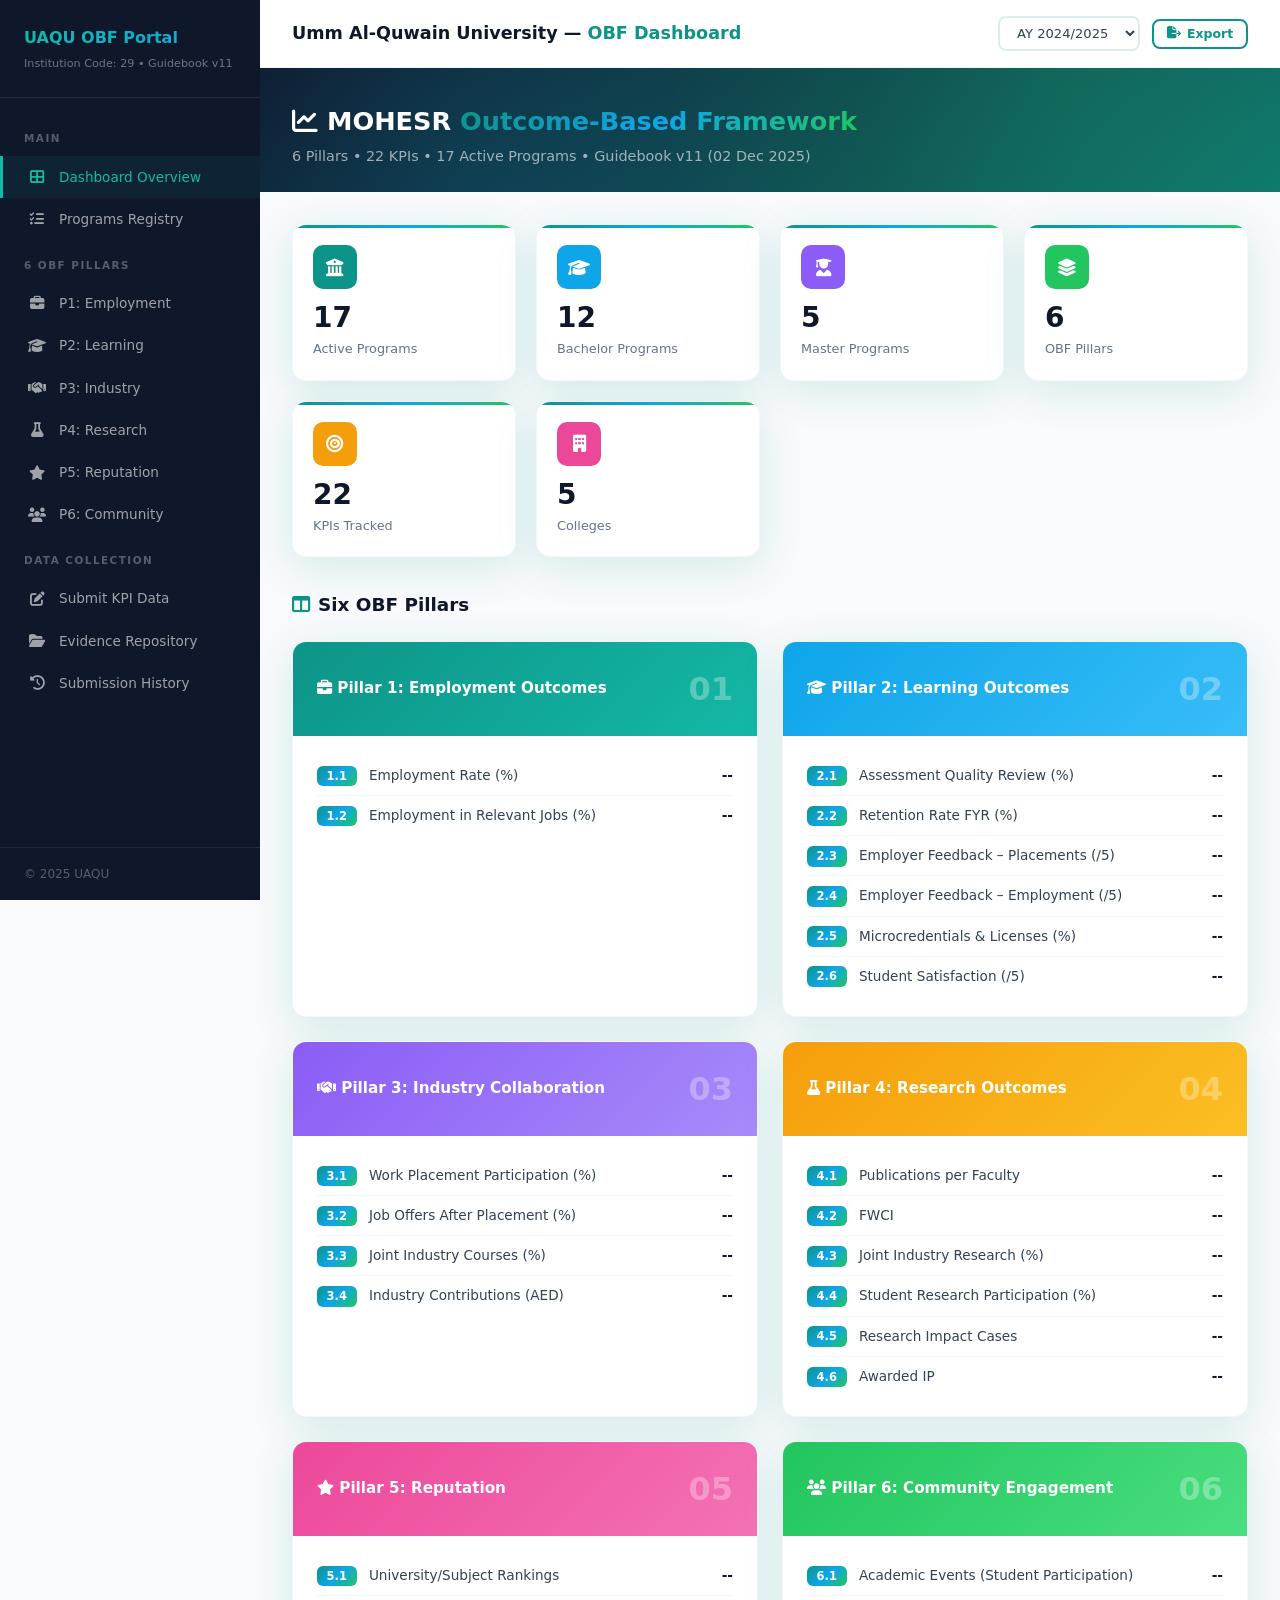
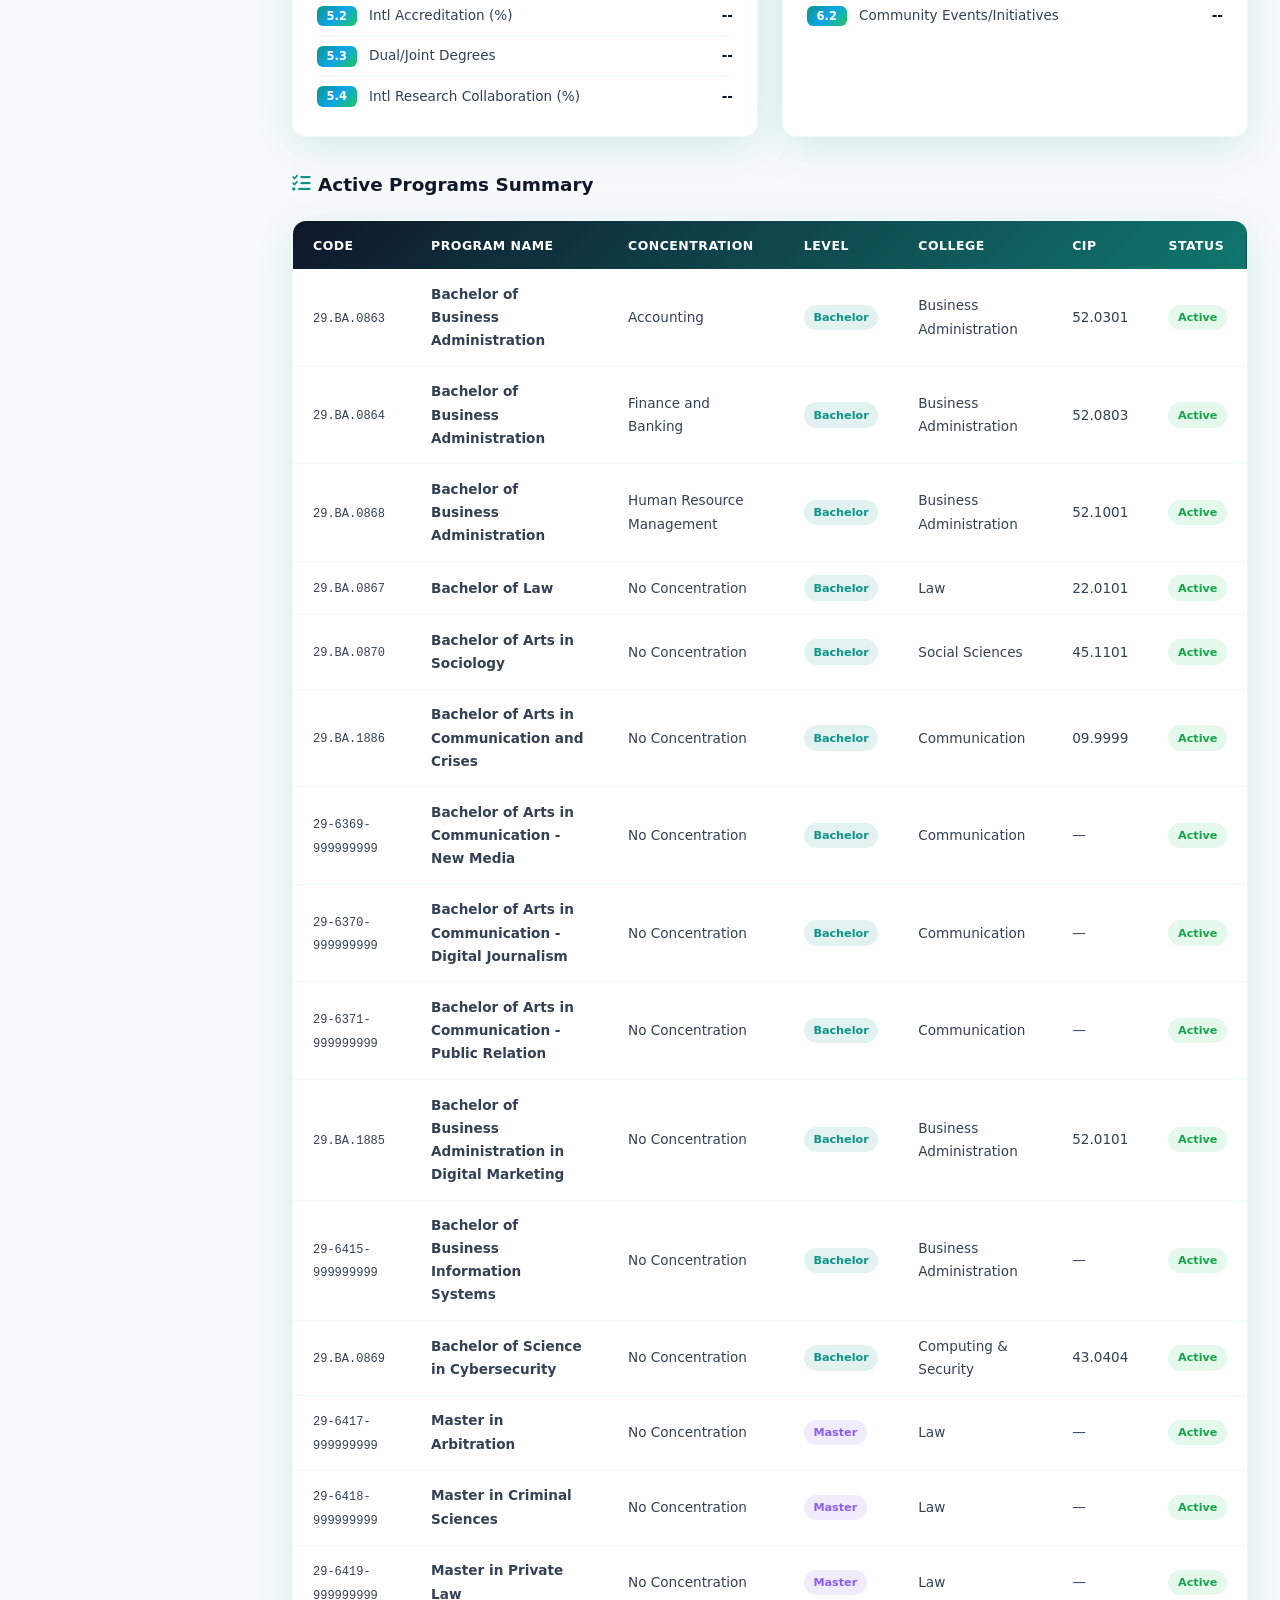
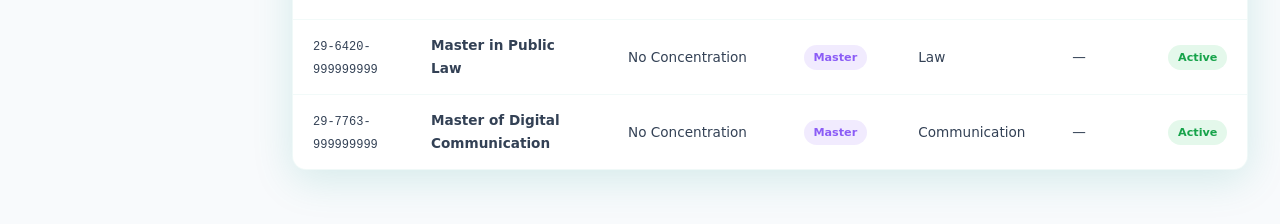
<file: dashboard.html>
<!DOCTYPE html>
<html lang="en">
<head>
    <meta charset="UTF-8">
    <meta name="viewport" content="width=device-width, initial-scale=1.0">
    <title>UAQU OBF Dashboard | Outcome-Based Framework</title>
    <meta name="description" content="MOHESR Outcome-Based Framework (OBF) Dashboard - Umm Al-Quwain University (Institution Code: 29)">
    <link rel="icon" href="favicon.svg" type="image/svg+xml">
    <meta name="theme-color" content="#0f172a">
    <link rel="stylesheet" href="https://cdnjs.cloudflare.com/ajax/libs/font-awesome/6.4.0/css/all.min.css">
    <style>
        :root {
            --primary: #0d9488;
            --primary-dark: #0f766e;
            --primary-light: #14b8a6;
            --secondary: #0ea5e9;
            --secondary-dark: #0284c7;
            --accent: #22c55e;
            --accent-light: #4ade80;
            --dark: #0f172a;
            --dark-light: #1e293b;
            --text: #334155;
            --text-light: #64748b;
            --white: #ffffff;
            --off-white: #f8fafc;
            --warning: #f59e0b;
            --danger: #ef4444;
            --success: #22c55e;
            --purple: #8b5cf6;
            --pink: #ec4899;
            --gradient-1: linear-gradient(135deg, #0d9488 0%, #0ea5e9 50%, #22c55e 100%);
            --gradient-2: linear-gradient(135deg, #0f172a 0%, #0f766e 100%);
            --gradient-3: linear-gradient(45deg, #14b8a6, #0ea5e9);
            --shadow: 0 10px 40px rgba(13, 148, 136, 0.15);
            --shadow-lg: 0 25px 50px rgba(13, 148, 136, 0.2);
        }
        * { margin: 0; padding: 0; box-sizing: border-box; }
        html { scroll-behavior: smooth; }
        body {
            font-family: 'Segoe UI', system-ui, -apple-system, sans-serif;
            line-height: 1.7; color: var(--text); background: var(--off-white); overflow-x: hidden;
        }
        a { text-decoration: none; color: var(--primary); transition: all 0.3s ease; }
        a:hover { color: var(--secondary); }

        /* === SIDEBAR === */
        .sidebar {
            position: fixed; top: 0; left: 0; width: 260px; height: 100vh;
            background: var(--dark); z-index: 1000; overflow-y: auto;
            transition: transform 0.3s ease; display: flex; flex-direction: column;
        }
        .sidebar-header {
            padding: 1.5rem; border-bottom: 1px solid rgba(255,255,255,0.08);
        }
        .sidebar-logo {
            font-size: 1rem; font-weight: 700;
            background: var(--gradient-3); -webkit-background-clip: text;
            -webkit-text-fill-color: transparent; background-clip: text;
        }
        .sidebar-sub { font-size: 0.7rem; color: rgba(255,255,255,0.4); margin-top: 0.2rem; }
        .sidebar-nav { padding: 1rem 0; flex: 1; }
        .sidebar-nav .nav-section {
            padding: 0.5rem 1.5rem; font-size: 0.65rem; font-weight: 700;
            text-transform: uppercase; letter-spacing: 1.5px; color: rgba(255,255,255,0.3);
            margin-top: 0.5rem;
        }
        .sidebar-nav a {
            display: flex; align-items: center; gap: 0.75rem;
            padding: 0.6rem 1.5rem; color: rgba(255,255,255,0.6);
            font-size: 0.85rem; font-weight: 500; transition: all 0.2s ease;
            border-left: 3px solid transparent;
        }
        .sidebar-nav a:hover { color: var(--white); background: rgba(255,255,255,0.05); }
        .sidebar-nav a.active {
            color: var(--primary-light); background: rgba(13,148,136,0.1);
            border-left-color: var(--primary-light);
        }
        .sidebar-nav a i { width: 20px; text-align: center; font-size: 0.9rem; }
        .sidebar-footer {
            padding: 1rem 1.5rem; border-top: 1px solid rgba(255,255,255,0.08);
            font-size: 0.75rem; color: rgba(255,255,255,0.3);
        }
        .sidebar-footer a { color: var(--primary-light); font-size: 0.75rem; }

        /* === MAIN CONTENT === */
        .main { margin-left: 260px; min-height: 100vh; }
        .topbar {
            position: sticky; top: 0; z-index: 100;
            background: rgba(255,255,255,0.95); backdrop-filter: blur(10px);
            padding: 1rem 2rem; border-bottom: 1px solid rgba(13,148,136,0.08);
            display: flex; justify-content: space-between; align-items: center;
        }
        .topbar-title { font-size: 1.1rem; font-weight: 700; color: var(--dark); }
        .topbar-title span { color: var(--primary); }
        .topbar-actions { display: flex; gap: 0.75rem; align-items: center; }
        .mobile-toggle {
            display: none; background: none; border: none; cursor: pointer;
            font-size: 1.2rem; color: var(--dark); padding: 0.5rem;
        }
        .page-header {
            background: var(--gradient-2); padding: 2rem 2rem 1.5rem;
            position: relative; overflow: hidden;
        }
        .page-header::before {
            content: ''; position: absolute; top: 0; left: 0; right: 0; bottom: 0;
            background: radial-gradient(circle at 20% 80%, rgba(14,165,233,0.12) 0%, transparent 50%),
                        radial-gradient(circle at 80% 20%, rgba(34,197,94,0.12) 0%, transparent 50%);
            pointer-events: none;
        }
        .page-header h1 {
            font-size: 1.6rem; color: var(--white); position: relative; z-index: 1;
        }
        .page-header h1 span {
            background: var(--gradient-1); -webkit-background-clip: text;
            -webkit-text-fill-color: transparent; background-clip: text;
        }
        .page-header p {
            color: rgba(255,255,255,0.6); font-size: 0.9rem; position: relative; z-index: 1;
        }
        .content { padding: 2rem; }

        /* === TAB CONTENT === */
        .tab-content { display: none; animation: fadeIn 0.3s ease; }
        .tab-content.active { display: block; }
        @keyframes fadeIn { from { opacity: 0; transform: translateY(8px); } to { opacity: 1; transform: translateY(0); } }

        /* === STATS GRID === */
        .stats-grid {
            display: grid; grid-template-columns: repeat(auto-fit, minmax(200px, 1fr));
            gap: 1.25rem; margin-bottom: 2rem;
        }
        .stat-card {
            background: var(--white); border-radius: 14px; padding: 1.25rem;
            box-shadow: var(--shadow); border: 1px solid rgba(13,148,136,0.06);
            transition: transform 0.3s ease; position: relative; overflow: hidden;
        }
        .stat-card:hover { transform: translateY(-3px); }
        .stat-card::before {
            content: ''; position: absolute; top: 0; left: 0; right: 0; height: 3px;
            background: var(--gradient-1);
        }
        .stat-icon {
            width: 44px; height: 44px; border-radius: 10px;
            display: flex; align-items: center; justify-content: center;
            font-size: 1.1rem; color: var(--white); margin-bottom: 0.75rem;
        }
        .stat-icon.teal { background: var(--primary); }
        .stat-icon.blue { background: var(--secondary); }
        .stat-icon.green { background: var(--accent); }
        .stat-icon.amber { background: var(--warning); }
        .stat-icon.purple { background: var(--purple); }
        .stat-icon.pink { background: var(--pink); }
        .stat-value { font-size: 1.75rem; font-weight: 700; color: var(--dark); line-height: 1.2; }
        .stat-label { font-size: 0.8rem; color: var(--text-light); margin-top: 0.2rem; }

        /* === CARDS & PANELS === */
        .card {
            background: var(--white); border-radius: 14px; box-shadow: var(--shadow);
            border: 1px solid rgba(13,148,136,0.06); margin-bottom: 1.5rem; overflow: hidden;
        }
        .card-header {
            padding: 1.25rem 1.5rem; border-bottom: 1px solid rgba(13,148,136,0.06);
            display: flex; justify-content: space-between; align-items: center; flex-wrap: wrap; gap: 0.75rem;
        }
        .card-header h3 {
            font-size: 1rem; font-weight: 700; color: var(--dark);
            display: flex; align-items: center; gap: 0.5rem;
        }
        .card-header h3 i { color: var(--primary); }
        .card-body { padding: 1.5rem; }

        /* === PILLAR CARDS (Overview) === */
        .pillars-grid {
            display: grid; grid-template-columns: repeat(auto-fit, minmax(340px, 1fr));
            gap: 1.5rem; margin-bottom: 2rem;
        }
        .pillar-card {
            background: var(--white); border-radius: 14px; box-shadow: var(--shadow);
            border: 1px solid rgba(13,148,136,0.06); overflow: hidden;
            transition: transform 0.3s ease;
        }
        .pillar-card:hover { transform: translateY(-3px); }
        .pillar-card-header {
            padding: 1.25rem 1.5rem; color: var(--white); display: flex;
            justify-content: space-between; align-items: center;
        }
        .pillar-card-header h3 { font-size: 0.95rem; font-weight: 600; color: var(--white); }
        .pillar-card-header .pillar-num {
            font-size: 2rem; font-weight: 800; opacity: 0.3;
        }
        .p1-bg { background: linear-gradient(135deg, #0d9488, #14b8a6); }
        .p2-bg { background: linear-gradient(135deg, #0ea5e9, #38bdf8); }
        .p3-bg { background: linear-gradient(135deg, #8b5cf6, #a78bfa); }
        .p4-bg { background: linear-gradient(135deg, #f59e0b, #fbbf24); }
        .p5-bg { background: linear-gradient(135deg, #ec4899, #f472b6); }
        .p6-bg { background: linear-gradient(135deg, #22c55e, #4ade80); }
        .pillar-card-body { padding: 1.25rem 1.5rem; }
        .kpi-row {
            display: flex; justify-content: space-between; align-items: center;
            padding: 0.5rem 0; border-bottom: 1px solid rgba(13,148,136,0.05);
            font-size: 0.85rem;
        }
        .kpi-row:last-child { border-bottom: none; }
        .kpi-name { color: var(--text); flex: 1; }
        .kpi-val { font-weight: 700; color: var(--dark); margin-left: 1rem; }

        /* === TABLES === */
        .table-wrap {
            background: var(--white); border-radius: 14px; box-shadow: var(--shadow);
            border: 1px solid rgba(13,148,136,0.06); overflow: hidden; margin-bottom: 1.5rem;
        }
        .table-wrap table { width: 100%; border-collapse: collapse; }
        .table-wrap thead { background: var(--gradient-2); }
        .table-wrap th {
            color: var(--white); padding: 0.85rem 1.25rem; text-align: left;
            font-size: 0.78rem; font-weight: 600; text-transform: uppercase; letter-spacing: 0.5px;
        }
        .table-wrap td {
            padding: 0.85rem 1.25rem; border-bottom: 1px solid rgba(13,148,136,0.05);
            font-size: 0.85rem;
        }
        .table-wrap tbody tr { transition: background 0.2s; }
        .table-wrap tbody tr:hover { background: rgba(13,148,136,0.02); }
        .table-wrap tbody tr:last-child td { border-bottom: none; }

        /* === PROGRESS BAR === */
        .progress-bar {
            width: 100%; height: 7px; background: rgba(13,148,136,0.08);
            border-radius: 10px; overflow: hidden;
        }
        .progress-bar .fill { height: 100%; border-radius: 10px; transition: width 0.8s ease; }
        .fill.excellent { background: var(--gradient-1); }
        .fill.good { background: var(--secondary); }
        .fill.average { background: var(--warning); }
        .fill.below { background: var(--danger); }
        .progress-label {
            display: flex; justify-content: space-between; font-size: 0.78rem; margin-bottom: 0.25rem;
        }
        .progress-label .name { color: var(--text); font-weight: 500; }
        .progress-label .value { color: var(--text-light); font-weight: 600; }

        /* === BADGES === */
        .badge {
            display: inline-block; padding: 0.2rem 0.6rem;
            border-radius: 20px; font-size: 0.7rem; font-weight: 600;
        }
        .badge.excellent { background: rgba(34,197,94,0.12); color: #16a34a; }
        .badge.good { background: rgba(14,165,233,0.12); color: #0284c7; }
        .badge.average { background: rgba(245,158,11,0.12); color: #d97706; }
        .badge.below { background: rgba(239,68,68,0.12); color: #dc2626; }
        .badge.bachelor { background: rgba(13,148,136,0.12); color: var(--primary); }
        .badge.master { background: rgba(139,92,246,0.12); color: var(--purple); }
        .badge.active { background: rgba(34,197,94,0.12); color: #16a34a; }

        /* === FORMS === */
        .form-grid {
            display: grid; grid-template-columns: repeat(auto-fit, minmax(260px, 1fr)); gap: 1.25rem;
        }
        .form-group { display: flex; flex-direction: column; gap: 0.35rem; }
        .form-group label { font-size: 0.8rem; font-weight: 600; color: var(--text); }
        .form-group input, .form-group select, .form-group textarea {
            padding: 0.6rem 0.9rem; border: 2px solid rgba(13,148,136,0.12);
            border-radius: 8px; font-size: 0.85rem; font-family: inherit;
            color: var(--text); background: var(--off-white); outline: none;
            transition: border-color 0.3s, background 0.3s;
        }
        .form-group input:focus, .form-group select:focus, .form-group textarea:focus {
            border-color: var(--primary); background: var(--white);
        }
        .form-group textarea { resize: vertical; min-height: 70px; }

        /* === BUTTONS === */
        .btn {
            display: inline-flex; align-items: center; gap: 0.4rem;
            padding: 0.6rem 1.25rem; border-radius: 8px; font-size: 0.85rem;
            font-weight: 600; font-family: inherit; cursor: pointer;
            transition: all 0.3s ease; border: none;
        }
        .btn-primary { background: var(--gradient-1); color: var(--white); }
        .btn-primary:hover { transform: translateY(-2px); box-shadow: 0 8px 20px rgba(13,148,136,0.25); }
        .btn-outline {
            background: transparent; color: var(--primary); border: 2px solid var(--primary);
        }
        .btn-outline:hover { background: rgba(13,148,136,0.06); }
        .btn-sm { padding: 0.35rem 0.8rem; font-size: 0.78rem; }
        .btn-danger { background: var(--danger); color: var(--white); }
        .form-actions { display: flex; gap: 0.75rem; margin-top: 1.25rem; flex-wrap: wrap; }

        /* === FILTERS === */
        .filters { display: flex; gap: 0.75rem; flex-wrap: wrap; align-items: center; }
        .filter-select {
            padding: 0.45rem 0.8rem; border: 2px solid rgba(13,148,136,0.15);
            border-radius: 8px; font-size: 0.82rem; font-family: inherit;
            color: var(--text); background: var(--white); outline: none;
        }
        .filter-select:focus { border-color: var(--primary); }

        /* === SECTION HEADER === */
        .section-header {
            display: flex; justify-content: space-between; align-items: center;
            margin-bottom: 1.25rem; flex-wrap: wrap; gap: 0.75rem;
        }
        .section-title {
            font-size: 1.15rem; font-weight: 700; color: var(--dark);
            display: flex; align-items: center; gap: 0.5rem;
        }
        .section-title i { color: var(--primary); }

        /* === KPI DETAIL CARD === */
        .kpi-detail-card {
            background: var(--white); border-radius: 14px; box-shadow: var(--shadow);
            border: 1px solid rgba(13,148,136,0.06); margin-bottom: 1.5rem; overflow: hidden;
        }
        .kpi-detail-header {
            padding: 1rem 1.5rem; display: flex; justify-content: space-between;
            align-items: center; border-bottom: 1px solid rgba(13,148,136,0.06);
        }
        .kpi-id {
            background: var(--gradient-1); color: var(--white);
            padding: 0.2rem 0.6rem; border-radius: 6px; font-size: 0.72rem;
            font-weight: 700; margin-right: 0.5rem;
        }
        .kpi-detail-body { padding: 1.25rem 1.5rem; }

        /* === TOAST === */
        .toast {
            position: fixed; bottom: 2rem; right: 2rem; background: var(--dark);
            color: var(--white); padding: 0.9rem 1.25rem; border-radius: 10px;
            box-shadow: var(--shadow-lg); display: flex; align-items: center; gap: 0.6rem;
            transform: translateY(100px); opacity: 0; transition: all 0.4s ease; z-index: 3000;
        }
        .toast.show { transform: translateY(0); opacity: 1; }
        .toast.success { border-left: 4px solid var(--success); }
        .toast.error { border-left: 4px solid var(--danger); }

        /* === RESPONSIVE === */
        @media (max-width: 1024px) {
            .sidebar { transform: translateX(-100%); }
            .sidebar.open { transform: translateX(0); }
            .main { margin-left: 0; }
            .mobile-toggle { display: block; }
            .pillars-grid { grid-template-columns: 1fr; }
        }
        @media (max-width: 768px) {
            .stats-grid { grid-template-columns: repeat(auto-fit, minmax(150px, 1fr)); }
            .content { padding: 1rem; }
            .table-wrap { overflow-x: auto; }
            .table-wrap table { min-width: 650px; }
            .form-grid { grid-template-columns: 1fr; }
        }
        @media print {
            .sidebar, .topbar, .btn, .mobile-toggle, .filters { display: none !important; }
            .main { margin-left: 0; }
            .tab-content { display: block !important; }
            .card, .table-wrap, .pillar-card { box-shadow: none; border: 1px solid #ddd; break-inside: avoid; }
        }
    </style>
</head>
<body>

    <!-- SIDEBAR -->
    <aside class="sidebar" id="sidebar">
        <div class="sidebar-header">
            <div class="sidebar-logo">UAQU OBF Portal</div>
            <div class="sidebar-sub">Institution Code: 29 &bull; Guidebook v11</div>
        </div>
        <nav class="sidebar-nav">
            <div class="nav-section">Main</div>
            <a href="#" class="active" onclick="nav('overview',this)"><i class="fas fa-th-large"></i> Dashboard Overview</a>
            <a href="#" onclick="nav('programs',this)"><i class="fas fa-list-check"></i> Programs Registry</a>

            <div class="nav-section">6 OBF Pillars</div>
            <a href="#" onclick="nav('p1',this)"><i class="fas fa-briefcase"></i> P1: Employment</a>
            <a href="#" onclick="nav('p2',this)"><i class="fas fa-graduation-cap"></i> P2: Learning</a>
            <a href="#" onclick="nav('p3',this)"><i class="fas fa-handshake"></i> P3: Industry</a>
            <a href="#" onclick="nav('p4',this)"><i class="fas fa-flask"></i> P4: Research</a>
            <a href="#" onclick="nav('p5',this)"><i class="fas fa-star"></i> P5: Reputation</a>
            <a href="#" onclick="nav('p6',this)"><i class="fas fa-users"></i> P6: Community</a>

            <div class="nav-section">Data Collection</div>
            <a href="#" onclick="nav('collect',this)"><i class="fas fa-edit"></i> Submit KPI Data</a>
            <a href="#" onclick="nav('evidence',this)"><i class="fas fa-folder-open"></i> Evidence Repository</a>
            <a href="#" onclick="nav('history',this)"><i class="fas fa-history"></i> Submission History</a>
        </nav>
        <div class="sidebar-footer">
            <span>&copy; 2025 UAQU</span>
        </div>
    </aside>

    <!-- MAIN -->
    <div class="main">
        <div class="topbar">
            <div style="display:flex;align-items:center;gap:1rem;">
                <button class="mobile-toggle" onclick="document.getElementById('sidebar').classList.toggle('open')"><i class="fas fa-bars"></i></button>
                <div class="topbar-title">Umm Al-Quwain University &mdash; <span>OBF Dashboard</span></div>
            </div>
            <div class="topbar-actions">
                <select class="filter-select" id="globalYear" onchange="renderAll()">
                    <option value="2024-2025" selected>AY 2024/2025</option>
                    <option value="2023-2024">AY 2023/2024</option>
                </select>
                <button class="btn btn-outline btn-sm" onclick="exportReport()"><i class="fas fa-file-export"></i> Export</button>
            </div>
        </div>

        <div class="page-header">
            <h1><i class="fas fa-chart-line"></i> MOHESR <span>Outcome-Based Framework</span></h1>
            <p>6 Pillars &bull; 22 KPIs &bull; 17 Active Programs &bull; Guidebook v11 (02 Dec 2025)</p>
        </div>

        <div class="content">

            <!-- ===== OVERVIEW TAB ===== -->
            <div id="overview" class="tab-content active">
                <div class="stats-grid">
                    <div class="stat-card"><div class="stat-icon teal"><i class="fas fa-building-columns"></i></div><div class="stat-value">17</div><div class="stat-label">Active Programs</div></div>
                    <div class="stat-card"><div class="stat-icon blue"><i class="fas fa-graduation-cap"></i></div><div class="stat-value">12</div><div class="stat-label">Bachelor Programs</div></div>
                    <div class="stat-card"><div class="stat-icon purple"><i class="fas fa-user-graduate"></i></div><div class="stat-value">5</div><div class="stat-label">Master Programs</div></div>
                    <div class="stat-card"><div class="stat-icon green"><i class="fas fa-layer-group"></i></div><div class="stat-value">6</div><div class="stat-label">OBF Pillars</div></div>
                    <div class="stat-card"><div class="stat-icon amber"><i class="fas fa-bullseye"></i></div><div class="stat-value">22</div><div class="stat-label">KPIs Tracked</div></div>
                    <div class="stat-card"><div class="stat-icon pink"><i class="fas fa-building"></i></div><div class="stat-value">5</div><div class="stat-label">Colleges</div></div>
                </div>

                <div class="section-header"><h2 class="section-title"><i class="fas fa-columns"></i> Six OBF Pillars</h2></div>
                <div class="pillars-grid">
                    <!-- Pillar 1 -->
                    <div class="pillar-card">
                        <div class="pillar-card-header p1-bg"><h3><i class="fas fa-briefcase"></i> Pillar 1: Employment Outcomes</h3><span class="pillar-num">01</span></div>
                        <div class="pillar-card-body">
                            <div class="kpi-row"><span class="kpi-name"><span class="kpi-id">1.1</span> Employment Rate (%)</span><span class="kpi-val" id="ov_kpi11">--</span></div>
                            <div class="kpi-row"><span class="kpi-name"><span class="kpi-id">1.2</span> Employment in Relevant Jobs (%)</span><span class="kpi-val" id="ov_kpi12">--</span></div>
                        </div>
                    </div>
                    <!-- Pillar 2 -->
                    <div class="pillar-card">
                        <div class="pillar-card-header p2-bg"><h3><i class="fas fa-graduation-cap"></i> Pillar 2: Learning Outcomes</h3><span class="pillar-num">02</span></div>
                        <div class="pillar-card-body">
                            <div class="kpi-row"><span class="kpi-name"><span class="kpi-id">2.1</span> Assessment Quality Review (%)</span><span class="kpi-val" id="ov_kpi21">--</span></div>
                            <div class="kpi-row"><span class="kpi-name"><span class="kpi-id">2.2</span> Retention Rate FYR (%)</span><span class="kpi-val" id="ov_kpi22">--</span></div>
                            <div class="kpi-row"><span class="kpi-name"><span class="kpi-id">2.3</span> Employer Feedback &ndash; Placements (/5)</span><span class="kpi-val" id="ov_kpi23">--</span></div>
                            <div class="kpi-row"><span class="kpi-name"><span class="kpi-id">2.4</span> Employer Feedback &ndash; Employment (/5)</span><span class="kpi-val" id="ov_kpi24">--</span></div>
                            <div class="kpi-row"><span class="kpi-name"><span class="kpi-id">2.5</span> Microcredentials & Licenses (%)</span><span class="kpi-val" id="ov_kpi25">--</span></div>
                            <div class="kpi-row"><span class="kpi-name"><span class="kpi-id">2.6</span> Student Satisfaction (/5)</span><span class="kpi-val" id="ov_kpi26">--</span></div>
                        </div>
                    </div>
                    <!-- Pillar 3 -->
                    <div class="pillar-card">
                        <div class="pillar-card-header p3-bg"><h3><i class="fas fa-handshake"></i> Pillar 3: Industry Collaboration</h3><span class="pillar-num">03</span></div>
                        <div class="pillar-card-body">
                            <div class="kpi-row"><span class="kpi-name"><span class="kpi-id">3.1</span> Work Placement Participation (%)</span><span class="kpi-val" id="ov_kpi31">--</span></div>
                            <div class="kpi-row"><span class="kpi-name"><span class="kpi-id">3.2</span> Job Offers After Placement (%)</span><span class="kpi-val" id="ov_kpi32">--</span></div>
                            <div class="kpi-row"><span class="kpi-name"><span class="kpi-id">3.3</span> Joint Industry Courses (%)</span><span class="kpi-val" id="ov_kpi33">--</span></div>
                            <div class="kpi-row"><span class="kpi-name"><span class="kpi-id">3.4</span> Industry Contributions (AED)</span><span class="kpi-val" id="ov_kpi34">--</span></div>
                        </div>
                    </div>
                    <!-- Pillar 4 -->
                    <div class="pillar-card">
                        <div class="pillar-card-header p4-bg"><h3><i class="fas fa-flask"></i> Pillar 4: Research Outcomes</h3><span class="pillar-num">04</span></div>
                        <div class="pillar-card-body">
                            <div class="kpi-row"><span class="kpi-name"><span class="kpi-id">4.1</span> Publications per Faculty</span><span class="kpi-val" id="ov_kpi41">--</span></div>
                            <div class="kpi-row"><span class="kpi-name"><span class="kpi-id">4.2</span> FWCI</span><span class="kpi-val" id="ov_kpi42">--</span></div>
                            <div class="kpi-row"><span class="kpi-name"><span class="kpi-id">4.3</span> Joint Industry Research (%)</span><span class="kpi-val" id="ov_kpi43">--</span></div>
                            <div class="kpi-row"><span class="kpi-name"><span class="kpi-id">4.4</span> Student Research Participation (%)</span><span class="kpi-val" id="ov_kpi44">--</span></div>
                            <div class="kpi-row"><span class="kpi-name"><span class="kpi-id">4.5</span> Research Impact Cases</span><span class="kpi-val" id="ov_kpi45">--</span></div>
                            <div class="kpi-row"><span class="kpi-name"><span class="kpi-id">4.6</span> Awarded IP</span><span class="kpi-val" id="ov_kpi46">--</span></div>
                        </div>
                    </div>
                    <!-- Pillar 5 -->
                    <div class="pillar-card">
                        <div class="pillar-card-header p5-bg"><h3><i class="fas fa-star"></i> Pillar 5: Reputation</h3><span class="pillar-num">05</span></div>
                        <div class="pillar-card-body">
                            <div class="kpi-row"><span class="kpi-name"><span class="kpi-id">5.1</span> University/Subject Rankings</span><span class="kpi-val" id="ov_kpi51">--</span></div>
                            <div class="kpi-row"><span class="kpi-name"><span class="kpi-id">5.2</span> Intl Accreditation (%)</span><span class="kpi-val" id="ov_kpi52">--</span></div>
                            <div class="kpi-row"><span class="kpi-name"><span class="kpi-id">5.3</span> Dual/Joint Degrees</span><span class="kpi-val" id="ov_kpi53">--</span></div>
                            <div class="kpi-row"><span class="kpi-name"><span class="kpi-id">5.4</span> Intl Research Collaboration (%)</span><span class="kpi-val" id="ov_kpi54">--</span></div>
                        </div>
                    </div>
                    <!-- Pillar 6 -->
                    <div class="pillar-card">
                        <div class="pillar-card-header p6-bg"><h3><i class="fas fa-users"></i> Pillar 6: Community Engagement</h3><span class="pillar-num">06</span></div>
                        <div class="pillar-card-body">
                            <div class="kpi-row"><span class="kpi-name"><span class="kpi-id">6.1</span> Academic Events (Student Participation)</span><span class="kpi-val" id="ov_kpi61">--</span></div>
                            <div class="kpi-row"><span class="kpi-name"><span class="kpi-id">6.2</span> Community Events/Initiatives</span><span class="kpi-val" id="ov_kpi62">--</span></div>
                        </div>
                    </div>
                </div>

                <!-- Programs Summary Table -->
                <div class="section-header"><h2 class="section-title"><i class="fas fa-list-check"></i> Active Programs Summary</h2></div>
                <div class="table-wrap">
                    <table>
                        <thead><tr><th>Code</th><th>Program Name</th><th>Concentration</th><th>Level</th><th>College</th><th>CIP</th><th>Status</th></tr></thead>
                        <tbody id="overviewProgramsBody"></tbody>
                    </table>
                </div>
            </div>


            <!-- ===== PROGRAMS REGISTRY TAB ===== -->
            <div id="programs" class="tab-content">
                <div class="section-header">
                    <h2 class="section-title"><i class="fas fa-list-check"></i> Programs Registry</h2>
                    <div class="filters">
                        <select class="filter-select" id="progLevelFilter" onchange="renderPrograms()">
                            <option value="all">All Levels</option>
                            <option value="Bachelor">Bachelor</option>
                            <option value="Master">Master</option>
                        </select>
                        <select class="filter-select" id="progCollegeFilter" onchange="renderPrograms()">
                            <option value="all">All Colleges</option>
                            <option value="Business Administration">College of Business</option>
                            <option value="Law">College of Law</option>
                            <option value="Communication">College of Communication</option>
                            <option value="Social Sciences">College of Social Sciences</option>
                            <option value="Computing & Security">College of Computing & Security</option>
                        </select>
                    </div>
                </div>
                <div class="table-wrap">
                    <table>
                        <thead><tr><th>MOHESR Code</th><th>Program Code</th><th>Program Name</th><th>Concentration</th><th>Level</th><th>College</th><th>CIP Code</th><th>CIP Category</th><th>Status</th></tr></thead>
                        <tbody id="programsBody"></tbody>
                    </table>
                </div>
            </div>

            <!-- ===== PILLAR 1: EMPLOYMENT TAB ===== -->
            <div id="p1" class="tab-content">
                <div class="section-header"><h2 class="section-title"><i class="fas fa-briefcase"></i> Pillar 1: Employment Outcomes</h2></div>
                <div class="stats-grid">
                    <div class="stat-card"><div class="stat-icon teal"><i class="fas fa-chart-line"></i></div><div class="stat-value" id="p1_rate">--</div><div class="stat-label">KPI 1.1: Employment Rate (%)</div></div>
                    <div class="stat-card"><div class="stat-icon blue"><i class="fas fa-bullseye"></i></div><div class="stat-value" id="p1_relevant">--</div><div class="stat-label">KPI 1.2: Relevant Employment (%)</div></div>
                    <div class="stat-card"><div class="stat-icon green"><i class="fas fa-users"></i></div><div class="stat-value" id="p1_grads">--</div><div class="stat-label">Total Graduates Tracked</div></div>
                    <div class="stat-card"><div class="stat-icon amber"><i class="fas fa-clock"></i></div><div class="stat-value">12 mo</div><div class="stat-label">Tracking Window</div></div>
                </div>
                <div class="card">
                    <div class="card-header"><h3><i class="fas fa-table"></i> Employment by Program</h3></div>
                    <div class="card-body">
                        <div class="table-wrap" style="box-shadow:none;border:none;margin:0;">
                            <table>
                                <thead><tr><th>Program</th><th>Level</th><th>Graduates</th><th>Employed</th><th>KPI 1.1 (%)</th><th>Relevant Jobs</th><th>KPI 1.2 (%)</th></tr></thead>
                                <tbody id="p1TableBody"></tbody>
                            </table>
                        </div>
                    </div>
                </div>
                <div class="card">
                    <div class="card-header"><h3><i class="fas fa-info-circle"></i> Data Sources & Requirements</h3></div>
                    <div class="card-body" style="font-size:0.85rem;color:var(--text-light);">
                        <p><strong>Primary Source:</strong> MoHESR Graduate Destination Survey (GDS)</p>
                        <p><strong>Required Data:</strong> Graduate list + contact details, employment status within 12 months, employment type (full-time), job title/employer/sector, relevance-to-specialization mapping</p>
                        <p><strong>Timeframe:</strong> Rolling 3-year average, tracked per cohort and program</p>
                    </div>
                </div>
            </div>

            <!-- ===== PILLAR 2: LEARNING TAB ===== -->
            <div id="p2" class="tab-content">
                <div class="section-header"><h2 class="section-title"><i class="fas fa-graduation-cap"></i> Pillar 2: Learning Outcomes</h2></div>
                <div class="stats-grid">
                    <div class="stat-card"><div class="stat-icon teal"><i class="fas fa-clipboard-check"></i></div><div class="stat-value" id="p2_aqr">--</div><div class="stat-label">KPI 2.1: Assessment Quality (%)</div></div>
                    <div class="stat-card"><div class="stat-icon blue"><i class="fas fa-user-check"></i></div><div class="stat-value" id="p2_ret">--</div><div class="stat-label">KPI 2.2: Retention Rate FYR (%)</div></div>
                    <div class="stat-card"><div class="stat-icon green"><i class="fas fa-building"></i></div><div class="stat-value" id="p2_ewp">--</div><div class="stat-label">KPI 2.3: Employer WP Feedback (/5)</div></div>
                    <div class="stat-card"><div class="stat-icon amber"><i class="fas fa-briefcase"></i></div><div class="stat-value" id="p2_ess">--</div><div class="stat-label">KPI 2.4: Employer Empl. Feedback (/5)</div></div>
                    <div class="stat-card"><div class="stat-icon purple"><i class="fas fa-certificate"></i></div><div class="stat-value" id="p2_micro">--</div><div class="stat-label">KPI 2.5: Microcredentials (%)</div></div>
                    <div class="stat-card"><div class="stat-icon pink"><i class="fas fa-smile"></i></div><div class="stat-value" id="p2_ses">--</div><div class="stat-label">KPI 2.6: Student Satisfaction (/5)</div></div>
                </div>
                <div class="card">
                    <div class="card-header"><h3><i class="fas fa-table"></i> Learning KPIs by Program</h3></div>
                    <div class="card-body">
                        <div class="table-wrap" style="box-shadow:none;border:none;margin:0;">
                            <table>
                                <thead><tr><th>Program</th><th>Level</th><th>2.1 AQR</th><th>2.2 Ret.</th><th>2.3 EWP</th><th>2.4 ESS</th><th>2.5 Micro</th><th>2.6 SES</th></tr></thead>
                                <tbody id="p2TableBody"></tbody>
                            </table>
                        </div>
                    </div>
                </div>
                <div class="card">
                    <div class="card-header"><h3><i class="fas fa-info-circle"></i> Data Sources & Requirements</h3></div>
                    <div class="card-body" style="font-size:0.85rem;color:var(--text-light);">
                        <p><strong>KPI 2.1:</strong> Assessment samples, rubrics, grade distributions, CLO mapping (CAA review)</p>
                        <p><strong>KPI 2.2:</strong> First-year cohort headcount vs continuing to Year 2 (Master API / HEDB)</p>
                        <p><strong>KPI 2.3:</strong> Employer Work Placement Survey (EWS) results</p>
                        <p><strong>KPI 2.4:</strong> Employer Satisfaction Survey (ESS) responses</p>
                        <p><strong>KPI 2.5:</strong> Microcredentials earned + professional licenses (Master API / HEDB)</p>
                        <p><strong>KPI 2.6:</strong> MoHESR SES + institution course evaluations</p>
                    </div>
                </div>
            </div>

            <!-- ===== PILLAR 3: INDUSTRY TAB ===== -->
            <div id="p3" class="tab-content">
                <div class="section-header"><h2 class="section-title"><i class="fas fa-handshake"></i> Pillar 3: Industry Collaboration</h2></div>
                <div class="stats-grid">
                    <div class="stat-card"><div class="stat-icon teal"><i class="fas fa-building-user"></i></div><div class="stat-value" id="p3_wp">--</div><div class="stat-label">KPI 3.1: Work Placement (%)</div></div>
                    <div class="stat-card"><div class="stat-icon blue"><i class="fas fa-file-signature"></i></div><div class="stat-value" id="p3_job">--</div><div class="stat-label">KPI 3.2: Return Job Offers (%)</div></div>
                    <div class="stat-card"><div class="stat-icon purple"><i class="fas fa-chalkboard-teacher"></i></div><div class="stat-value" id="p3_jc">--</div><div class="stat-label">KPI 3.3: Joint Courses (%)</div></div>
                    <div class="stat-card"><div class="stat-icon amber"><i class="fas fa-coins"></i></div><div class="stat-value" id="p3_contrib">--</div><div class="stat-label">KPI 3.4: Industry Contributions (AED)</div></div>
                </div>
                <div class="card">
                    <div class="card-header"><h3><i class="fas fa-table"></i> Industry Collaboration by Program</h3></div>
                    <div class="card-body">
                        <div class="table-wrap" style="box-shadow:none;border:none;margin:0;">
                            <table>
                                <thead><tr><th>Program</th><th>Level</th><th>3.1 WP Part.</th><th>3.2 Job Offers</th><th>3.3 Joint Courses</th><th>3.4 Contributions</th></tr></thead>
                                <tbody id="p3TableBody"></tbody>
                            </table>
                        </div>
                    </div>
                </div>
                <div class="card">
                    <div class="card-header"><h3><i class="fas fa-info-circle"></i> Data Sources</h3></div>
                    <div class="card-body" style="font-size:0.85rem;color:var(--text-light);">
                        <p><strong>Sources:</strong> GDS + institution data for job offers; Master API/HEDB for placements, joint courses, contributions</p>
                    </div>
                </div>
            </div>

            <!-- ===== PILLAR 4: RESEARCH TAB ===== -->
            <div id="p4" class="tab-content">
                <div class="section-header"><h2 class="section-title"><i class="fas fa-flask"></i> Pillar 4: Research Outcomes</h2></div>
                <div class="stats-grid">
                    <div class="stat-card"><div class="stat-icon teal"><i class="fas fa-book"></i></div><div class="stat-value" id="p4_pub">--</div><div class="stat-label">KPI 4.1: Publications/Faculty</div></div>
                    <div class="stat-card"><div class="stat-icon blue"><i class="fas fa-chart-bar"></i></div><div class="stat-value" id="p4_fwci">--</div><div class="stat-label">KPI 4.2: FWCI</div></div>
                    <div class="stat-card"><div class="stat-icon purple"><i class="fas fa-microscope"></i></div><div class="stat-value" id="p4_joint">--</div><div class="stat-label">KPI 4.3: Joint Industry Research (%)</div></div>
                    <div class="stat-card"><div class="stat-icon green"><i class="fas fa-user-graduate"></i></div><div class="stat-value" id="p4_stud">--</div><div class="stat-label">KPI 4.4: Student Research (%)</div></div>
                    <div class="stat-card"><div class="stat-icon amber"><i class="fas fa-award"></i></div><div class="stat-value" id="p4_impact">--</div><div class="stat-label">KPI 4.5: Impact Cases (Inst.)</div></div>
                    <div class="stat-card"><div class="stat-icon pink"><i class="fas fa-lightbulb"></i></div><div class="stat-value" id="p4_ip">--</div><div class="stat-label">KPI 4.6: Awarded IP (Inst.)</div></div>
                </div>
                <div class="card">
                    <div class="card-header"><h3><i class="fas fa-table"></i> Research KPIs by Program (4.1&ndash;4.4)</h3></div>
                    <div class="card-body">
                        <div class="table-wrap" style="box-shadow:none;border:none;margin:0;">
                            <table>
                                <thead><tr><th>Program</th><th>Level</th><th>Faculty FTE</th><th>4.1 Pub/Fac</th><th>4.2 FWCI</th><th>4.3 Joint Res.</th><th>4.4 Student Res.</th></tr></thead>
                                <tbody id="p4TableBody"></tbody>
                            </table>
                        </div>
                    </div>
                </div>
                <div class="card">
                    <div class="card-header"><h3><i class="fas fa-info-circle"></i> Data Sources</h3></div>
                    <div class="card-body" style="font-size:0.85rem;color:var(--text-light);">
                        <p><strong>KPI 4.1-4.2:</strong> MoHESR collects publication/FWCI + institution provides faculty details and missing outputs (Scopus)</p>
                        <p><strong>KPI 4.3-4.4:</strong> Master API/HEDB for joint research and student research participation</p>
                        <p><strong>KPI 4.5-4.6:</strong> Institution-level only &mdash; research impact cases and awarded IP list</p>
                    </div>
                </div>
            </div>

            <!-- ===== PILLAR 5: REPUTATION TAB ===== -->
            <div id="p5" class="tab-content">
                <div class="section-header"><h2 class="section-title"><i class="fas fa-star"></i> Pillar 5: Reputation</h2></div>
                <div class="stats-grid">
                    <div class="stat-card"><div class="stat-icon pink"><i class="fas fa-ranking-star"></i></div><div class="stat-value" id="p5_rank">--</div><div class="stat-label">KPI 5.1: Rankings Position</div></div>
                    <div class="stat-card"><div class="stat-icon teal"><i class="fas fa-stamp"></i></div><div class="stat-value" id="p5_accred">--</div><div class="stat-label">KPI 5.2: Intl Accreditation (%)</div></div>
                    <div class="stat-card"><div class="stat-icon blue"><i class="fas fa-handshake"></i></div><div class="stat-value" id="p5_dual">--</div><div class="stat-label">KPI 5.3: Dual/Joint Degrees</div></div>
                    <div class="stat-card"><div class="stat-icon purple"><i class="fas fa-globe"></i></div><div class="stat-value" id="p5_intl">--</div><div class="stat-label">KPI 5.4: Intl Research Collab. (%)</div></div>
                </div>
                <div class="card">
                    <div class="card-header"><h3><i class="fas fa-info-circle"></i> Data Sources</h3></div>
                    <div class="card-body" style="font-size:0.85rem;color:var(--text-light);">
                        <p><strong>KPI 5.1:</strong> Rankings collected by MoHESR (QS, THE, Shanghai, etc.)</p>
                        <p><strong>KPI 5.2:</strong> % of eligible programs with international accreditation (Master API/HEDB)</p>
                        <p><strong>KPI 5.3:</strong> Dual/joint degree participation count</p>
                        <p><strong>KPI 5.4:</strong> International research collaboration publications/projects</p>
                    </div>
                </div>
            </div>

            <!-- ===== PILLAR 6: COMMUNITY TAB ===== -->
            <div id="p6" class="tab-content">
                <div class="section-header"><h2 class="section-title"><i class="fas fa-users"></i> Pillar 6: Community Engagement</h2></div>
                <div class="stats-grid">
                    <div class="stat-card"><div class="stat-icon green"><i class="fas fa-calendar-check"></i></div><div class="stat-value" id="p6_acad">--</div><div class="stat-label">KPI 6.1: Academic Events</div></div>
                    <div class="stat-card"><div class="stat-icon amber"><i class="fas fa-people-group"></i></div><div class="stat-value" id="p6_comm">--</div><div class="stat-label">KPI 6.2: Community Initiatives</div></div>
                </div>
                <div class="card">
                    <div class="card-header"><h3><i class="fas fa-info-circle"></i> Data Sources</h3></div>
                    <div class="card-body" style="font-size:0.85rem;color:var(--text-light);">
                        <p><strong>KPI 6.1:</strong> Academic events with student participation &mdash; count + evidence</p>
                        <p><strong>KPI 6.2:</strong> Community events/initiatives &mdash; count + evidence</p>
                    </div>
                </div>
            </div>


            <!-- ===== DATA COLLECTION TAB ===== -->
            <div id="collect" class="tab-content">
                <div class="section-header"><h2 class="section-title"><i class="fas fa-edit"></i> Submit KPI Data</h2></div>

                <!-- Step 1: Select Pillar & KPI -->
                <div class="card">
                    <div class="card-header"><h3><i class="fas fa-layer-group"></i> Step 1: Select Pillar, KPI & Program</h3></div>
                    <div class="card-body">
                        <div class="form-grid">
                            <div class="form-group">
                                <label for="collectPillar">Pillar</label>
                                <select id="collectPillar" onchange="updateKpiOptions()">
                                    <option value="">Select Pillar</option>
                                    <option value="1">Pillar 1: Employment Outcomes</option>
                                    <option value="2">Pillar 2: Learning Outcomes</option>
                                    <option value="3">Pillar 3: Industry Collaboration</option>
                                    <option value="4">Pillar 4: Research Outcomes</option>
                                    <option value="5">Pillar 5: Reputation</option>
                                    <option value="6">Pillar 6: Community Engagement</option>
                                </select>
                            </div>
                            <div class="form-group">
                                <label for="collectKpi">KPI</label>
                                <select id="collectKpi" onchange="updateKpiForm()">
                                    <option value="">Select KPI</option>
                                </select>
                            </div>
                            <div class="form-group">
                                <label for="collectProgram">Program</label>
                                <select id="collectProgram">
                                    <option value="">Select Program</option>
                                    <option value="institution">Institution Level (All Programs)</option>
                                </select>
                            </div>
                            <div class="form-group">
                                <label for="collectSemester">Academic Year / Semester</label>
                                <select id="collectSemester">
                                    <option value="2024-2025-S2">Spring 2025</option>
                                    <option value="2024-2025-S1">Fall 2024</option>
                                    <option value="2023-2024-S2">Spring 2024</option>
                                    <option value="2023-2024-S1">Fall 2023</option>
                                </select>
                            </div>
                        </div>
                    </div>
                </div>

                <!-- Step 2: Dynamic KPI Form -->
                <div class="card" id="kpiFormCard" style="display:none;">
                    <div class="card-header"><h3><i class="fas fa-keyboard"></i> Step 2: Enter KPI Data</h3></div>
                    <div class="card-body" id="kpiFormBody">
                        <!-- Dynamically populated -->
                    </div>
                </div>

                <!-- Step 3: Submit -->
                <div class="card" id="kpiSubmitCard" style="display:none;">
                    <div class="card-header"><h3><i class="fas fa-sticky-note"></i> Step 3: Notes & Submit</h3></div>
                    <div class="card-body">
                        <div class="form-grid">
                            <div class="form-group" style="grid-column:1/-1;">
                                <label for="collectNotes">Notes / Observations</label>
                                <textarea id="collectNotes" placeholder="Add observations, action plans, or evidence references..."></textarea>
                            </div>
                            <div class="form-group">
                                <label for="collectAssessor">Submitted By</label>
                                <input type="text" id="collectAssessor" placeholder="e.g., Dr. Mohammed Elseidi">
                            </div>
                        </div>
                        <div class="form-actions">
                            <button class="btn btn-primary" onclick="submitKpiData()"><i class="fas fa-paper-plane"></i> Submit Data</button>
                            <button class="btn btn-outline" onclick="resetCollectForm()"><i class="fas fa-eraser"></i> Clear</button>
                        </div>
                    </div>
                </div>
            </div>

            <!-- ===== EVIDENCE REPOSITORY TAB ===== -->
            <div id="evidence" class="tab-content">
                <div class="section-header"><h2 class="section-title"><i class="fas fa-folder-open"></i> Evidence Repository</h2></div>
                <div class="stats-grid">
                    <div class="stat-card"><div class="stat-icon teal"><i class="fas fa-file-alt"></i></div><div class="stat-value" id="ev_total">0</div><div class="stat-label">Total Evidence Items</div></div>
                    <div class="stat-card"><div class="stat-icon blue"><i class="fas fa-check-double"></i></div><div class="stat-value" id="ev_verified">0</div><div class="stat-label">Verified</div></div>
                    <div class="stat-card"><div class="stat-icon amber"><i class="fas fa-hourglass-half"></i></div><div class="stat-value" id="ev_pending">0</div><div class="stat-label">Pending Review</div></div>
                </div>
                <div class="card">
                    <div class="card-header">
                        <h3><i class="fas fa-upload"></i> Upload Evidence</h3>
                    </div>
                    <div class="card-body">
                        <div class="form-grid">
                            <div class="form-group">
                                <label>Pillar</label>
                                <select id="evPillar"><option value="">Select Pillar</option><option value="1">P1: Employment</option><option value="2">P2: Learning</option><option value="3">P3: Industry</option><option value="4">P4: Research</option><option value="5">P5: Reputation</option><option value="6">P6: Community</option></select>
                            </div>
                            <div class="form-group">
                                <label>KPI Reference</label>
                                <input type="text" id="evKpi" placeholder="e.g., KPI 2.1">
                            </div>
                            <div class="form-group">
                                <label>Program</label>
                                <select id="evProgram"><option value="institution">Institution Level</option></select>
                            </div>
                            <div class="form-group">
                                <label>Evidence Title</label>
                                <input type="text" id="evTitle" placeholder="e.g., Assessment rubrics Fall 2024">
                            </div>
                            <div class="form-group" style="grid-column:1/-1;">
                                <label>Description</label>
                                <textarea id="evDesc" placeholder="Describe the evidence item..."></textarea>
                            </div>
                        </div>
                        <div class="form-actions">
                            <button class="btn btn-primary" onclick="addEvidence()"><i class="fas fa-plus"></i> Add Evidence Record</button>
                        </div>
                    </div>
                </div>
                <div class="table-wrap">
                    <table>
                        <thead><tr><th>Date</th><th>Pillar</th><th>KPI</th><th>Program</th><th>Title</th><th>Status</th><th>Actions</th></tr></thead>
                        <tbody id="evidenceBody"><tr><td colspan="7" style="text-align:center;padding:2rem;color:var(--text-light);">No evidence records yet.</td></tr></tbody>
                    </table>
                </div>
            </div>

            <!-- ===== SUBMISSION HISTORY TAB ===== -->
            <div id="history" class="tab-content">
                <div class="section-header">
                    <h2 class="section-title"><i class="fas fa-history"></i> Submission History</h2>
                    <div class="filters">
                        <button class="btn btn-outline btn-sm" onclick="exportHistory()"><i class="fas fa-download"></i> Export CSV</button>
                        <button class="btn btn-outline btn-sm" onclick="clearAllHistory()"><i class="fas fa-trash"></i> Clear All</button>
                    </div>
                </div>
                <div class="table-wrap">
                    <table>
                        <thead><tr><th>Date</th><th>Pillar</th><th>KPI</th><th>Program</th><th>Semester</th><th>Value</th><th>Submitted By</th><th>Actions</th></tr></thead>
                        <tbody id="historyBody"><tr><td colspan="8" style="text-align:center;padding:2rem;color:var(--text-light);">No submissions yet.</td></tr></tbody>
                    </table>
                </div>
            </div>

        </div><!-- /content -->
    </div><!-- /main -->

    <div class="toast" id="toast"><i class="fas fa-check-circle"></i><span id="toastMsg"></span></div>


    <script>
    // ===== UAQU ACTIVE PROGRAMS (from MOHESR) =====
    const PROGRAMS = [
        { code:'29-770-10445', progCode:'29.BA.0863', name:'Bachelor of Business Administration', conc:'Accounting', level:'Bachelor', college:'Business Administration', cip:'52.0301', cipCat:'Business, Management, Marketing, And Related Support Services' },
        { code:'29-770-10446', progCode:'29.BA.0864', name:'Bachelor of Business Administration', conc:'Finance and Banking', level:'Bachelor', college:'Business Administration', cip:'52.0803', cipCat:'Business, Management, Marketing, And Related Support Services' },
        { code:'29-770-12058', progCode:'29.BA.0868', name:'Bachelor of Business Administration', conc:'Human Resource Management', level:'Bachelor', college:'Business Administration', cip:'52.1001', cipCat:'Business, Management, Marketing, And Related Support Services' },
        { code:'29-1083-999999999', progCode:'29.BA.0867', name:'Bachelor of Law', conc:'No Concentration', level:'Bachelor', college:'Law', cip:'22.0101', cipCat:'Legal Professions And Studies' },
        { code:'29-5253-999999999', progCode:'29.BA.0870', name:'Bachelor of Arts in Sociology', conc:'No Concentration', level:'Bachelor', college:'Social Sciences', cip:'45.1101', cipCat:'Social Sciences' },
        { code:'29-6342-999999999', progCode:'29.BA.1886', name:'Bachelor of Arts in Communication and Crises', conc:'No Concentration', level:'Bachelor', college:'Communication', cip:'09.9999', cipCat:'Communication, Journalism, And Related Programs' },
        { code:'29-6369-999999999', progCode:'', name:'Bachelor of Arts in Communication - New Media', conc:'No Concentration', level:'Bachelor', college:'Communication', cip:'', cipCat:'Communication, Journalism, And Related Programs' },
        { code:'29-6370-999999999', progCode:'', name:'Bachelor of Arts in Communication - Digital Journalism', conc:'No Concentration', level:'Bachelor', college:'Communication', cip:'', cipCat:'Communication, Journalism, And Related Programs' },
        { code:'29-6371-999999999', progCode:'', name:'Bachelor of Arts in Communication - Public Relation', conc:'No Concentration', level:'Bachelor', college:'Communication', cip:'', cipCat:'Communication, Journalism, And Related Programs' },
        { code:'29-6414-999999999', progCode:'29.BA.1885', name:'Bachelor of Business Administration in Digital Marketing', conc:'No Concentration', level:'Bachelor', college:'Business Administration', cip:'52.0101', cipCat:'Business, Management, Marketing, And Related Support Services' },
        { code:'29-6415-999999999', progCode:'', name:'Bachelor of Business Information Systems', conc:'No Concentration', level:'Bachelor', college:'Business Administration', cip:'', cipCat:'Business, Management, Marketing, And Related Support Services' },
        { code:'29-7762-999999999', progCode:'29.BA.0869', name:'Bachelor of Science in Cybersecurity', conc:'No Concentration', level:'Bachelor', college:'Computing & Security', cip:'43.0404', cipCat:'Homeland Security, Law Enforcement, Firefighting And Related Protective Services' },
        { code:'29-6417-999999999', progCode:'', name:'Master in Arbitration', conc:'No Concentration', level:'Master', college:'Law', cip:'', cipCat:'Legal Professions And Studies' },
        { code:'29-6418-999999999', progCode:'', name:'Master in Criminal Sciences', conc:'No Concentration', level:'Master', college:'Law', cip:'', cipCat:'Legal Professions And Studies' },
        { code:'29-6419-999999999', progCode:'', name:'Master in Private Law', conc:'No Concentration', level:'Master', college:'Law', cip:'', cipCat:'Legal Professions And Studies' },
        { code:'29-6420-999999999', progCode:'', name:'Master in Public Law', conc:'No Concentration', level:'Master', college:'Law', cip:'', cipCat:'Legal Professions And Studies' },
        { code:'29-7763-999999999', progCode:'', name:'Master of Digital Communication', conc:'No Concentration', level:'Master', college:'Communication', cip:'', cipCat:'Communication, Journalism, And Related Programs' },
    ];

    // ===== KPI DEFINITIONS =====
    const KPI_DEFS = {
        '1': [
            { id:'1.1', name:'Employment Rate (%)', unit:'%', source:'GDS', level:'program' },
            { id:'1.2', name:'Employment Rate in Relevant Jobs (%)', unit:'%', source:'GDS', level:'program' },
        ],
        '2': [
            { id:'2.1', name:'Assessment Quality Review (%)', unit:'%', source:'CAA Review', level:'program' },
            { id:'2.2', name:'Retention Rate FYR (%)', unit:'%', source:'Master API/HEDB', level:'program' },
            { id:'2.3', name:'Employer Feedback - Work Placements', unit:'/5', source:'EWS', level:'program' },
            { id:'2.4', name:'Employer Feedback - Employment', unit:'/5', source:'ESS', level:'program' },
            { id:'2.5', name:'Microcredentials & Professional Licenses (%)', unit:'%', source:'Master API/HEDB', level:'program' },
            { id:'2.6', name:'Student Satisfaction with Learning Experience', unit:'/5', source:'SES', level:'program' },
        ],
        '3': [
            { id:'3.1', name:'Work Placement Participation (%)', unit:'%', source:'Master API/HEDB', level:'program' },
            { id:'3.2', name:'Return Job Offers After Placement (%)', unit:'%', source:'GDS + Institution', level:'program' },
            { id:'3.3', name:'Joint Industry Courses (%)', unit:'%', source:'Master API/HEDB', level:'program' },
            { id:'3.4', name:'Industry Contributions (AED)', unit:'AED', source:'Master API/HEDB', level:'program' },
        ],
        '4': [
            { id:'4.1', name:'Publications per Faculty', unit:'ratio', source:'Scopus + Institution', level:'program' },
            { id:'4.2', name:'FWCI', unit:'index', source:'MoHESR/Scopus', level:'program' },
            { id:'4.3', name:'Joint Industry Research Projects (%)', unit:'%', source:'Master API/HEDB', level:'program' },
            { id:'4.4', name:'Student Research Participation (%)', unit:'%', source:'Master API/HEDB', level:'program' },
            { id:'4.5', name:'Research Impact Cases', unit:'count', source:'Institution', level:'institution' },
            { id:'4.6', name:'Awarded IP', unit:'count', source:'Institution', level:'institution' },
        ],
        '5': [
            { id:'5.1', name:'University/Subject Rankings', unit:'text', source:'MoHESR', level:'institution' },
            { id:'5.2', name:'International Accreditation (%)', unit:'%', source:'Master API/HEDB', level:'institution' },
            { id:'5.3', name:'Dual/Joint Degree Participation', unit:'count', source:'Master API/HEDB', level:'institution' },
            { id:'5.4', name:'International Research Collaboration (%)', unit:'%', source:'Master API/HEDB', level:'institution' },
        ],
        '6': [
            { id:'6.1', name:'Academic Events with Student Participation', unit:'count', source:'Institution', level:'institution' },
            { id:'6.2', name:'Community Events/Initiatives', unit:'count', source:'Institution', level:'institution' },
        ],
    };

    const PILLAR_NAMES = {
        '1':'Employment Outcomes','2':'Learning Outcomes','3':'Industry Collaboration',
        '4':'Research Outcomes','5':'Reputation','6':'Community Engagement'
    };

    // ===== STORAGE =====
    const STORE_KEY = 'uaqu_obf_data';
    const EV_KEY = 'uaqu_obf_evidence';
    function getStore() { try { return JSON.parse(localStorage.getItem(STORE_KEY))||[]; } catch { return []; } }
    function setStore(d) { localStorage.setItem(STORE_KEY, JSON.stringify(d)); }
    function getEvidence() { try { return JSON.parse(localStorage.getItem(EV_KEY))||[]; } catch { return []; } }
    function setEvidence(d) { localStorage.setItem(EV_KEY, JSON.stringify(d)); }


    // ===== NAVIGATION =====
    function nav(tab, el) {
        if (event) event.preventDefault();
        document.querySelectorAll('.tab-content').forEach(t => t.classList.remove('active'));
        document.getElementById(tab).classList.add('active');
        document.querySelectorAll('.sidebar-nav a').forEach(a => a.classList.remove('active'));
        if (el) el.classList.add('active');
        document.getElementById('sidebar').classList.remove('open');
    }

    // ===== RENDER PROGRAMS =====
    function renderPrograms() {
        const lf = document.getElementById('progLevelFilter').value;
        const cf = document.getElementById('progCollegeFilter').value;
        const filtered = PROGRAMS.filter(p => {
            if (lf !== 'all' && p.level !== lf) return false;
            if (cf !== 'all' && p.college !== cf) return false;
            return true;
        });
        document.getElementById('programsBody').innerHTML = filtered.map(p => `
            <tr>
                <td><code style="font-size:0.75rem">${p.code}</code></td>
                <td>${p.progCode || '—'}</td>
                <td><strong>${p.name}</strong></td>
                <td>${p.conc}</td>
                <td><span class="badge ${p.level.toLowerCase()}">${p.level}</span></td>
                <td>${p.college}</td>
                <td>${p.cip || '—'}</td>
                <td style="font-size:0.78rem">${p.cipCat}</td>
                <td><span class="badge active">Active</span></td>
            </tr>
        `).join('');
    }

    function renderOverviewPrograms() {
        document.getElementById('overviewProgramsBody').innerHTML = PROGRAMS.map(p => `
            <tr>
                <td><code style="font-size:0.75rem">${p.progCode || p.code}</code></td>
                <td><strong>${p.name}</strong></td>
                <td>${p.conc}</td>
                <td><span class="badge ${p.level.toLowerCase()}">${p.level}</span></td>
                <td>${p.college}</td>
                <td>${p.cip || '—'}</td>
                <td><span class="badge active">Active</span></td>
            </tr>
        `).join('');
    }

    // ===== RENDER PILLAR TABLES =====
    function getLatestValue(kpiId, programCode) {
        const data = getStore();
        const match = data.filter(d => d.kpi === kpiId && d.program === programCode).sort((a,b) => b.ts - a.ts);
        return match.length > 0 ? match[0].value : null;
    }

    function getLatestInstitutionValue(kpiId) {
        const data = getStore();
        const match = data.filter(d => d.kpi === kpiId && d.program === 'institution').sort((a,b) => b.ts - a.ts);
        return match.length > 0 ? match[0].value : null;
    }

    function fmt(v, unit) {
        if (v === null || v === undefined || v === '') return '<span style="color:var(--text-light)">—</span>';
        if (unit === '%') return v + '%';
        if (unit === '/5') return v + '/5';
        if (unit === 'AED') return 'AED ' + Number(v).toLocaleString();
        if (unit === 'ratio') return parseFloat(v).toFixed(2);
        if (unit === 'index') return parseFloat(v).toFixed(2);
        return v;
    }

    function renderP1Table() {
        document.getElementById('p1TableBody').innerHTML = PROGRAMS.map(p => {
            const v11 = getLatestValue('1.1', p.code);
            const v12 = getLatestValue('1.2', p.code);
            const grads = getLatestValue('1.1_grads', p.code);
            const employed = getLatestValue('1.1_employed', p.code);
            const relevant = getLatestValue('1.2_relevant', p.code);
            return `<tr>
                <td><strong>${p.name}</strong>${p.conc !== 'No Concentration' ? ' - '+p.conc : ''}</td>
                <td><span class="badge ${p.level.toLowerCase()}">${p.level}</span></td>
                <td>${grads || '—'}</td><td>${employed || '—'}</td>
                <td>${fmt(v11,'%')}</td><td>${relevant || '—'}</td><td>${fmt(v12,'%')}</td>
            </tr>`;
        }).join('');
        // Update summary stats
        const data = getStore();
        const vals11 = PROGRAMS.map(p => getLatestValue('1.1', p.code)).filter(v => v !== null);
        const vals12 = PROGRAMS.map(p => getLatestValue('1.2', p.code)).filter(v => v !== null);
        document.getElementById('p1_rate').textContent = vals11.length ? (vals11.reduce((a,b)=>a+parseFloat(b),0)/vals11.length).toFixed(1)+'%' : '--';
        document.getElementById('p1_relevant').textContent = vals12.length ? (vals12.reduce((a,b)=>a+parseFloat(b),0)/vals12.length).toFixed(1)+'%' : '--';
        const totalGrads = PROGRAMS.map(p => getLatestValue('1.1_grads', p.code)).filter(v=>v).reduce((a,b)=>a+parseInt(b),0);
        document.getElementById('p1_grads').textContent = totalGrads || '--';
    }

    function renderP2Table() {
        const kpis = ['2.1','2.2','2.3','2.4','2.5','2.6'];
        document.getElementById('p2TableBody').innerHTML = PROGRAMS.map(p => {
            const vals = kpis.map(k => getLatestValue(k, p.code));
            const units = ['%','%','/5','/5','%','/5'];
            return `<tr>
                <td><strong>${p.name}</strong>${p.conc !== 'No Concentration' ? ' - '+p.conc : ''}</td>
                <td><span class="badge ${p.level.toLowerCase()}">${p.level}</span></td>
                ${vals.map((v,i) => `<td>${fmt(v, units[i])}</td>`).join('')}
            </tr>`;
        }).join('');
        // Summary
        kpis.forEach((k,i) => {
            const vals = PROGRAMS.map(p => getLatestValue(k, p.code)).filter(v=>v!==null);
            const elIds = ['p2_aqr','p2_ret','p2_ewp','p2_ess','p2_micro','p2_ses'];
            const units = ['%','%','/5','/5','%','/5'];
            const el = document.getElementById(elIds[i]);
            if (vals.length) {
                const avg = (vals.reduce((a,b)=>a+parseFloat(b),0)/vals.length).toFixed(1);
                el.textContent = avg + (units[i] === '/5' ? '/5' : '%');
            } else el.textContent = '--';
        });
    }

    function renderP3Table() {
        const kpis = ['3.1','3.2','3.3','3.4'];
        document.getElementById('p3TableBody').innerHTML = PROGRAMS.map(p => {
            const vals = kpis.map(k => getLatestValue(k, p.code));
            const units = ['%','%','%','AED'];
            return `<tr>
                <td><strong>${p.name}</strong>${p.conc !== 'No Concentration' ? ' - '+p.conc : ''}</td>
                <td><span class="badge ${p.level.toLowerCase()}">${p.level}</span></td>
                ${vals.map((v,i) => `<td>${fmt(v, units[i])}</td>`).join('')}
            </tr>`;
        }).join('');
        const elIds = ['p3_wp','p3_job','p3_jc','p3_contrib'];
        const units = ['%','%','%','AED'];
        kpis.forEach((k,i) => {
            const vals = PROGRAMS.map(p => getLatestValue(k, p.code)).filter(v=>v!==null);
            const el = document.getElementById(elIds[i]);
            if (vals.length) {
                const avg = (vals.reduce((a,b)=>a+parseFloat(b),0)/vals.length);
                el.textContent = units[i]==='AED' ? 'AED '+Math.round(avg).toLocaleString() : avg.toFixed(1)+'%';
            } else el.textContent = '--';
        });
    }

    function renderP4Table() {
        const kpis = ['4.1','4.2','4.3','4.4'];
        document.getElementById('p4TableBody').innerHTML = PROGRAMS.map(p => {
            const fac = getLatestValue('4.1_faculty', p.code);
            const vals = kpis.map(k => getLatestValue(k, p.code));
            const units = ['ratio','index','%','%'];
            return `<tr>
                <td><strong>${p.name}</strong>${p.conc !== 'No Concentration' ? ' - '+p.conc : ''}</td>
                <td><span class="badge ${p.level.toLowerCase()}">${p.level}</span></td>
                <td>${fac || '—'}</td>
                ${vals.map((v,i) => `<td>${fmt(v, units[i])}</td>`).join('')}
            </tr>`;
        }).join('');
        const elIds = ['p4_pub','p4_fwci','p4_joint','p4_stud'];
        const units = ['ratio','index','%','%'];
        kpis.forEach((k,i) => {
            const vals = PROGRAMS.map(p => getLatestValue(k, p.code)).filter(v=>v!==null);
            const el = document.getElementById(elIds[i]);
            if (vals.length) {
                const avg = (vals.reduce((a,b)=>a+parseFloat(b),0)/vals.length);
                el.textContent = units[i]==='%' ? avg.toFixed(1)+'%' : avg.toFixed(2);
            } else el.textContent = '--';
        });
        // Institution-level KPIs
        const v45 = getLatestInstitutionValue('4.5');
        const v46 = getLatestInstitutionValue('4.6');
        document.getElementById('p4_impact').textContent = v45 !== null ? v45 : '--';
        document.getElementById('p4_ip').textContent = v46 !== null ? v46 : '--';
    }

    function renderP5() {
        ['5.1','5.2','5.3','5.4'].forEach((k,i) => {
            const v = getLatestInstitutionValue(k);
            const elIds = ['p5_rank','p5_accred','p5_dual','p5_intl'];
            const units = ['text','%','count','%'];
            const el = document.getElementById(elIds[i]);
            el.textContent = v !== null ? (units[i]==='%' ? v+'%' : v) : '--';
        });
    }

    function renderP6() {
        const v61 = getLatestInstitutionValue('6.1');
        const v62 = getLatestInstitutionValue('6.2');
        document.getElementById('p6_acad').textContent = v61 !== null ? v61 : '--';
        document.getElementById('p6_comm').textContent = v62 !== null ? v62 : '--';
    }

    // ===== OVERVIEW KPI SUMMARY =====
    function renderOverviewKPIs() {
        const allKpis = Object.values(KPI_DEFS).flat();
        allKpis.forEach(kpi => {
            const el = document.getElementById('ov_kpi' + kpi.id.replace('.',''));
            if (!el) return;
            if (kpi.level === 'institution') {
                const v = getLatestInstitutionValue(kpi.id);
                el.textContent = v !== null ? (kpi.unit==='%' ? v+'%' : kpi.unit==='/5' ? v+'/5' : v) : '--';
            } else {
                const vals = PROGRAMS.map(p => getLatestValue(kpi.id, p.code)).filter(v=>v!==null);
                if (vals.length) {
                    const avg = (vals.reduce((a,b)=>a+parseFloat(b),0)/vals.length).toFixed(1);
                    el.textContent = kpi.unit==='%' ? avg+'%' : kpi.unit==='/5' ? avg+'/5' : kpi.unit==='AED' ? 'AED '+Math.round(avg).toLocaleString() : avg;
                } else el.textContent = '--';
            }
        });
    }


    // ===== DATA COLLECTION FORM LOGIC =====
    function updateKpiOptions() {
        const pillar = document.getElementById('collectPillar').value;
        const kpiSelect = document.getElementById('collectKpi');
        kpiSelect.innerHTML = '<option value="">Select KPI</option>';
        if (pillar && KPI_DEFS[pillar]) {
            KPI_DEFS[pillar].forEach(k => {
                kpiSelect.innerHTML += `<option value="${k.id}">${k.id}: ${k.name}</option>`;
            });
        }
        document.getElementById('kpiFormCard').style.display = 'none';
        document.getElementById('kpiSubmitCard').style.display = 'none';
        populateProgramSelect('collectProgram');
    }

    function populateProgramSelect(selectId) {
        const sel = document.getElementById(selectId);
        const currentVal = sel.value;
        sel.innerHTML = '<option value="">Select Program</option><option value="institution">Institution Level (All Programs)</option>';
        PROGRAMS.forEach(p => {
            const label = p.name + (p.conc !== 'No Concentration' ? ' - ' + p.conc : '') + ' [' + p.level + ']';
            sel.innerHTML += `<option value="${p.code}">${label}</option>`;
        });
        sel.value = currentVal;
    }

    function updateKpiForm() {
        const pillar = document.getElementById('collectPillar').value;
        const kpiId = document.getElementById('collectKpi').value;
        const formCard = document.getElementById('kpiFormCard');
        const submitCard = document.getElementById('kpiSubmitCard');
        const formBody = document.getElementById('kpiFormBody');

        if (!kpiId) { formCard.style.display = 'none'; submitCard.style.display = 'none'; return; }

        const kpi = KPI_DEFS[pillar].find(k => k.id === kpiId);
        let html = '<div class="form-grid">';

        // Generate form fields based on KPI
        if (kpiId === '1.1') {
            html += field('Total Graduates in Cohort', 'kf_grads', 'number', 'e.g., 150');
            html += field('Employed Within 12 Months', 'kf_employed', 'number', 'e.g., 120');
            html += field('Employment Rate (%)', 'kf_value', 'number', 'Auto-calculated or manual', 'readonly');
            html += `</div><p style="font-size:0.78rem;color:var(--text-light);margin-top:0.75rem;">Source: ${kpi.source}</p>`;
        } else if (kpiId === '1.2') {
            html += field('Total Employed Graduates', 'kf_employed2', 'number', 'e.g., 120');
            html += field('Employed in Relevant Jobs', 'kf_relevant', 'number', 'e.g., 95');
            html += field('Relevant Employment Rate (%)', 'kf_value', 'number', 'Auto-calculated or manual', 'readonly');
            html += `</div><p style="font-size:0.78rem;color:var(--text-light);margin-top:0.75rem;">Source: ${kpi.source}</p>`;
        } else if (kpiId === '2.1') {
            html += field('Courses Reviewed', 'kf_reviewed', 'number', 'e.g., 25');
            html += field('Courses Meeting Quality Standards', 'kf_quality', 'number', 'e.g., 22');
            html += field('Assessment Quality Rate (%)', 'kf_value', 'number', 'Auto-calculated or manual', 'readonly');
            html += `</div><p style="font-size:0.78rem;color:var(--text-light);margin-top:0.75rem;">Source: ${kpi.source} &mdash; Assessment samples, rubrics, grade distributions, CLO mapping</p>`;
        } else if (kpiId === '2.2') {
            html += field('First-Year Cohort (Year 1 Fall)', 'kf_cohort', 'number', 'e.g., 200');
            html += field('Continuing to Year 2', 'kf_continuing', 'number', 'e.g., 170');
            html += field('Retention Rate (%)', 'kf_value', 'number', 'Auto-calculated or manual', 'readonly');
            html += `</div><p style="font-size:0.78rem;color:var(--text-light);margin-top:0.75rem;">Source: ${kpi.source}</p>`;
        } else if (kpiId === '2.3' || kpiId === '2.4') {
            html += field('Number of Responses', 'kf_responses', 'number', 'e.g., 50');
            html += field('Average Score (out of 5)', 'kf_value', 'number', 'e.g., 3.8');
            html += `</div><p style="font-size:0.78rem;color:var(--text-light);margin-top:0.75rem;">Source: ${kpi.source}</p>`;
        } else if (kpiId === '2.5') {
            html += field('Total Eligible Graduates', 'kf_eligible', 'number', 'e.g., 100');
            html += field('Graduates with Microcredentials/Licenses', 'kf_micro', 'number', 'e.g., 35');
            html += field('Microcredentials Rate (%)', 'kf_value', 'number', 'Auto-calculated or manual', 'readonly');
            html += `</div><p style="font-size:0.78rem;color:var(--text-light);margin-top:0.75rem;">Source: ${kpi.source}</p>`;
        } else if (kpiId === '2.6') {
            html += field('Number of Responses', 'kf_responses', 'number', 'e.g., 500');
            html += field('Average Satisfaction Score (out of 5)', 'kf_value', 'number', 'e.g., 4.1');
            html += `</div><p style="font-size:0.78rem;color:var(--text-light);margin-top:0.75rem;">Source: ${kpi.source}</p>`;
        } else if (kpiId === '3.1') {
            html += field('Total Graduates', 'kf_total', 'number', 'e.g., 150');
            html += field('Graduates with Work Placement', 'kf_placed', 'number', 'e.g., 80');
            html += field('Participation Rate (%)', 'kf_value', 'number', 'Auto-calculated or manual', 'readonly');
            html += `</div>`;
        } else if (kpiId === '3.2') {
            html += field('Graduates with Placement', 'kf_placed2', 'number', 'e.g., 80');
            html += field('Received Job Offers', 'kf_offers', 'number', 'e.g., 45');
            html += field('Job Offer Rate (%)', 'kf_value', 'number', 'Auto-calculated or manual', 'readonly');
            html += `</div>`;
        } else if (kpiId === '3.3') {
            html += field('Total Courses', 'kf_totalc', 'number', 'e.g., 50');
            html += field('Joint Industry Courses', 'kf_jointc', 'number', 'e.g., 8');
            html += field('Joint Course Rate (%)', 'kf_value', 'number', 'Auto-calculated or manual', 'readonly');
            html += `</div>`;
        } else if (kpiId === '3.4') {
            html += field('Industry Contributions (AED)', 'kf_value', 'number', 'e.g., 500000');
            html += `</div>`;
        } else if (kpiId === '4.1') {
            html += field('Faculty FTE Count', 'kf_faculty', 'number', 'e.g., 25');
            html += field('Total Scopus Publications', 'kf_pubs', 'number', 'e.g., 30');
            html += field('Publications per Faculty', 'kf_value', 'number', 'Auto-calculated or manual', 'readonly');
            html += `</div>`;
        } else if (kpiId === '4.2') {
            html += field('FWCI Value', 'kf_value', 'number', 'e.g., 1.84');
            html += `</div><p style="font-size:0.78rem;color:var(--text-light);margin-top:0.75rem;">Source: MoHESR/Scopus. Ensure correct affiliation and faculty data.</p>`;
        } else if (kpiId === '4.3') {
            html += field('Total Research Projects', 'kf_totalr', 'number', 'e.g., 20');
            html += field('Joint Industry Projects', 'kf_jointr', 'number', 'e.g., 6');
            html += field('Joint Research Rate (%)', 'kf_value', 'number', 'Auto-calculated or manual', 'readonly');
            html += `</div>`;
        } else if (kpiId === '4.4') {
            html += field('Total Students', 'kf_totals', 'number', 'e.g., 300');
            html += field('Students in Research', 'kf_studr', 'number', 'e.g., 45');
            html += field('Student Research Rate (%)', 'kf_value', 'number', 'Auto-calculated or manual', 'readonly');
            html += `</div>`;
        } else {
            // Generic: 4.5, 4.6, 5.x, 6.x
            const placeholder = kpi.unit === '%' ? 'e.g., 75' : kpi.unit === 'count' ? 'e.g., 12' : 'Enter value';
            html += field(kpi.name, 'kf_value', kpi.unit === 'text' ? 'text' : 'number', placeholder);
            html += `</div>`;
        }

        formBody.innerHTML = html;
        formCard.style.display = '';
        submitCard.style.display = '';

        // Attach auto-calc listeners
        setTimeout(attachAutoCalc, 100);
    }

    function field(label, id, type, placeholder, extra) {
        return `<div class="form-group"><label for="${id}">${label}</label><input type="${type || 'text'}" id="${id}" placeholder="${placeholder || ''}" ${extra || ''}></div>`;
    }

    function attachAutoCalc() {
        const kpiId = document.getElementById('collectKpi').value;
        if (kpiId === '1.1') {
            ['kf_grads','kf_employed'].forEach(id => {
                const el = document.getElementById(id);
                if (el) el.addEventListener('input', () => {
                    const g = parseFloat(document.getElementById('kf_grads').value) || 0;
                    const e = parseFloat(document.getElementById('kf_employed').value) || 0;
                    if (g > 0) document.getElementById('kf_value').value = (e/g*100).toFixed(1);
                });
            });
        } else if (kpiId === '1.2') {
            ['kf_employed2','kf_relevant'].forEach(id => {
                const el = document.getElementById(id);
                if (el) el.addEventListener('input', () => {
                    const e = parseFloat(document.getElementById('kf_employed2').value) || 0;
                    const r = parseFloat(document.getElementById('kf_relevant').value) || 0;
                    if (e > 0) document.getElementById('kf_value').value = (r/e*100).toFixed(1);
                });
            });
        } else if (['2.1','2.2','2.5'].includes(kpiId)) {
            const pairs = {'2.1':['kf_reviewed','kf_quality'],'2.2':['kf_cohort','kf_continuing'],'2.5':['kf_eligible','kf_micro']};
            const p = pairs[kpiId];
            p.forEach(id => {
                const el = document.getElementById(id);
                if (el) el.addEventListener('input', () => {
                    const a = parseFloat(document.getElementById(p[0]).value) || 0;
                    const b = parseFloat(document.getElementById(p[1]).value) || 0;
                    if (a > 0) document.getElementById('kf_value').value = (b/a*100).toFixed(1);
                });
            });
        } else if (['3.1','3.2','3.3','4.3','4.4'].includes(kpiId)) {
            const pairs = {'3.1':['kf_total','kf_placed'],'3.2':['kf_placed2','kf_offers'],'3.3':['kf_totalc','kf_jointc'],'4.3':['kf_totalr','kf_jointr'],'4.4':['kf_totals','kf_studr']};
            const p = pairs[kpiId];
            p.forEach(id => {
                const el = document.getElementById(id);
                if (el) el.addEventListener('input', () => {
                    const a = parseFloat(document.getElementById(p[0]).value) || 0;
                    const b = parseFloat(document.getElementById(p[1]).value) || 0;
                    if (a > 0) document.getElementById('kf_value').value = (b/a*100).toFixed(1);
                });
            });
        } else if (kpiId === '4.1') {
            ['kf_faculty','kf_pubs'].forEach(id => {
                const el = document.getElementById(id);
                if (el) el.addEventListener('input', () => {
                    const f = parseFloat(document.getElementById('kf_faculty').value) || 0;
                    const p = parseFloat(document.getElementById('kf_pubs').value) || 0;
                    if (f > 0) document.getElementById('kf_value').value = (p/f).toFixed(2);
                });
            });
        }
    }


    // ===== SUBMIT KPI DATA =====
    function submitKpiData() {
        const pillar = document.getElementById('collectPillar').value;
        const kpiId = document.getElementById('collectKpi').value;
        const program = document.getElementById('collectProgram').value;
        const semester = document.getElementById('collectSemester').value;
        const notes = document.getElementById('collectNotes').value;
        const assessor = document.getElementById('collectAssessor').value;

        if (!pillar || !kpiId || !program) {
            showToast('Please select Pillar, KPI, and Program.', 'error');
            return;
        }

        const valueEl = document.getElementById('kf_value');
        if (!valueEl || (!valueEl.value && valueEl.value !== '0')) {
            showToast('Please enter the KPI value.', 'error');
            return;
        }

        const data = getStore();
        const entry = {
            ts: Date.now(),
            date: new Date().toLocaleDateString('en-GB'),
            pillar, kpi: kpiId, program, semester,
            value: valueEl.value,
            assessor: assessor || 'N/A',
            notes
        };

        // Store extra fields for pillar 1
        if (kpiId === '1.1') {
            const grads = document.getElementById('kf_grads');
            const employed = document.getElementById('kf_employed');
            if (grads && grads.value) data.push({ ...entry, kpi: '1.1_grads', value: grads.value });
            if (employed && employed.value) data.push({ ...entry, kpi: '1.1_employed', value: employed.value });
        } else if (kpiId === '1.2') {
            const relevant = document.getElementById('kf_relevant');
            if (relevant && relevant.value) data.push({ ...entry, kpi: '1.2_relevant', value: relevant.value });
        } else if (kpiId === '4.1') {
            const faculty = document.getElementById('kf_faculty');
            if (faculty && faculty.value) data.push({ ...entry, kpi: '4.1_faculty', value: faculty.value });
        }

        data.push(entry);
        setStore(data);
        showToast('KPI ' + kpiId + ' data submitted successfully!', 'success');
        renderAll();
        renderHistory();
    }

    function resetCollectForm() {
        document.getElementById('collectPillar').value = '';
        document.getElementById('collectKpi').innerHTML = '<option value="">Select KPI</option>';
        document.getElementById('collectProgram').value = '';
        document.getElementById('collectNotes').value = '';
        document.getElementById('collectAssessor').value = '';
        document.getElementById('kpiFormCard').style.display = 'none';
        document.getElementById('kpiSubmitCard').style.display = 'none';
    }

    // ===== HISTORY =====
    function renderHistory() {
        const data = getStore().filter(d => !d.kpi.includes('_')).sort((a,b) => b.ts - a.ts);
        const tbody = document.getElementById('historyBody');
        if (data.length === 0) {
            tbody.innerHTML = '<tr><td colspan="8" style="text-align:center;padding:2rem;color:var(--text-light);">No submissions yet.</td></tr>';
            return;
        }
        tbody.innerHTML = data.map((d, i) => {
            const progName = d.program === 'institution' ? 'Institution Level' :
                (PROGRAMS.find(p => p.code === d.program) || {}).name || d.program;
            return `<tr>
                <td>${d.date}</td>
                <td>P${d.pillar}: ${PILLAR_NAMES[d.pillar] || ''}</td>
                <td><span class="kpi-id">${d.kpi}</span></td>
                <td>${progName}</td>
                <td>${d.semester}</td>
                <td><strong>${d.value}</strong></td>
                <td>${d.assessor}</td>
                <td><button class="btn btn-sm btn-danger" onclick="deleteEntry(${d.ts})"><i class="fas fa-trash"></i></button></td>
            </tr>`;
        }).join('');
    }

    function deleteEntry(ts) {
        if (!confirm('Delete this entry?')) return;
        const data = getStore().filter(d => d.ts !== ts);
        setStore(data);
        renderAll();
        renderHistory();
        showToast('Entry deleted.', 'success');
    }

    function clearAllHistory() {
        if (!confirm('Delete ALL submissions? This cannot be undone.')) return;
        setStore([]);
        renderAll();
        renderHistory();
        showToast('All data cleared.', 'success');
    }

    // ===== EVIDENCE =====
    function addEvidence() {
        const pillar = document.getElementById('evPillar').value;
        const kpi = document.getElementById('evKpi').value;
        const program = document.getElementById('evProgram').value;
        const title = document.getElementById('evTitle').value;
        const desc = document.getElementById('evDesc').value;
        if (!pillar || !title) { showToast('Please fill Pillar and Title.', 'error'); return; }

        const evidence = getEvidence();
        evidence.unshift({
            ts: Date.now(), date: new Date().toLocaleDateString('en-GB'),
            pillar, kpi, program, title, desc, status: 'Pending'
        });
        setEvidence(evidence);
        renderEvidence();
        showToast('Evidence record added.', 'success');
        document.getElementById('evKpi').value = '';
        document.getElementById('evTitle').value = '';
        document.getElementById('evDesc').value = '';
    }

    function renderEvidence() {
        const evidence = getEvidence();
        document.getElementById('ev_total').textContent = evidence.length;
        document.getElementById('ev_verified').textContent = evidence.filter(e => e.status === 'Verified').length;
        document.getElementById('ev_pending').textContent = evidence.filter(e => e.status === 'Pending').length;

        const tbody = document.getElementById('evidenceBody');
        if (evidence.length === 0) {
            tbody.innerHTML = '<tr><td colspan="7" style="text-align:center;padding:2rem;color:var(--text-light);">No evidence records yet.</td></tr>';
            return;
        }
        tbody.innerHTML = evidence.map((e, i) => `
            <tr>
                <td>${e.date}</td>
                <td>P${e.pillar}</td>
                <td>${e.kpi || '—'}</td>
                <td>${e.program === 'institution' ? 'Institution' : e.program}</td>
                <td><strong>${e.title}</strong></td>
                <td><span class="badge ${e.status === 'Verified' ? 'excellent' : 'average'}">${e.status}</span></td>
                <td>
                    <button class="btn btn-sm btn-outline" onclick="verifyEvidence(${i})" title="Verify"><i class="fas fa-check"></i></button>
                    <button class="btn btn-sm btn-danger" onclick="deleteEvidence(${i})" title="Delete"><i class="fas fa-trash"></i></button>
                </td>
            </tr>
        `).join('');
    }

    function verifyEvidence(i) {
        const evidence = getEvidence();
        evidence[i].status = evidence[i].status === 'Verified' ? 'Pending' : 'Verified';
        setEvidence(evidence);
        renderEvidence();
    }

    function deleteEvidence(i) {
        if (!confirm('Delete this evidence record?')) return;
        const evidence = getEvidence();
        evidence.splice(i, 1);
        setEvidence(evidence);
        renderEvidence();
        showToast('Evidence deleted.', 'success');
    }

    // ===== EXPORT =====
    function exportReport() {
        const data = getStore().filter(d => !d.kpi.includes('_'));
        if (data.length === 0) { showToast('No data to export.', 'error'); return; }
        let csv = 'Date,Pillar,KPI,Program,Semester,Value,Assessor,Notes\n';
        data.forEach(d => {
            const prog = d.program === 'institution' ? 'Institution' : (PROGRAMS.find(p=>p.code===d.program)||{}).name || d.program;
            csv += `"${d.date}","P${d.pillar}: ${PILLAR_NAMES[d.pillar]}","${d.kpi}","${prog}","${d.semester}","${d.value}","${d.assessor}","${(d.notes||'').replace(/"/g,'""')}"\n`;
        });
        downloadCSV(csv, 'UAQU_OBF_Report.csv');
    }

    function exportHistory() {
        exportReport(); // Same function
    }

    function downloadCSV(csv, filename) {
        const blob = new Blob([csv], { type: 'text/csv' });
        const url = URL.createObjectURL(blob);
        const a = document.createElement('a');
        a.href = url; a.download = filename; a.click();
        URL.revokeObjectURL(url);
        showToast('CSV exported!', 'success');
    }

    // ===== TOAST =====
    function showToast(msg, type) {
        const toast = document.getElementById('toast');
        document.getElementById('toastMsg').textContent = msg;
        toast.className = 'toast ' + type + ' show';
        toast.querySelector('i').className = type === 'success' ? 'fas fa-check-circle' : 'fas fa-exclamation-circle';
        setTimeout(() => toast.classList.remove('show'), 3000);
    }

    // ===== RENDER ALL =====
    function renderAll() {
        renderOverviewPrograms();
        renderPrograms();
        renderOverviewKPIs();
        renderP1Table();
        renderP2Table();
        renderP3Table();
        renderP4Table();
        renderP5();
        renderP6();
        renderEvidence();
        populateProgramSelect('collectProgram');
        populateProgramSelect('evProgram');
    }

    // ===== INIT =====
    document.addEventListener('DOMContentLoaded', () => {
        renderAll();
        renderHistory();
    });
    </script>
</body>
</html>
</file>
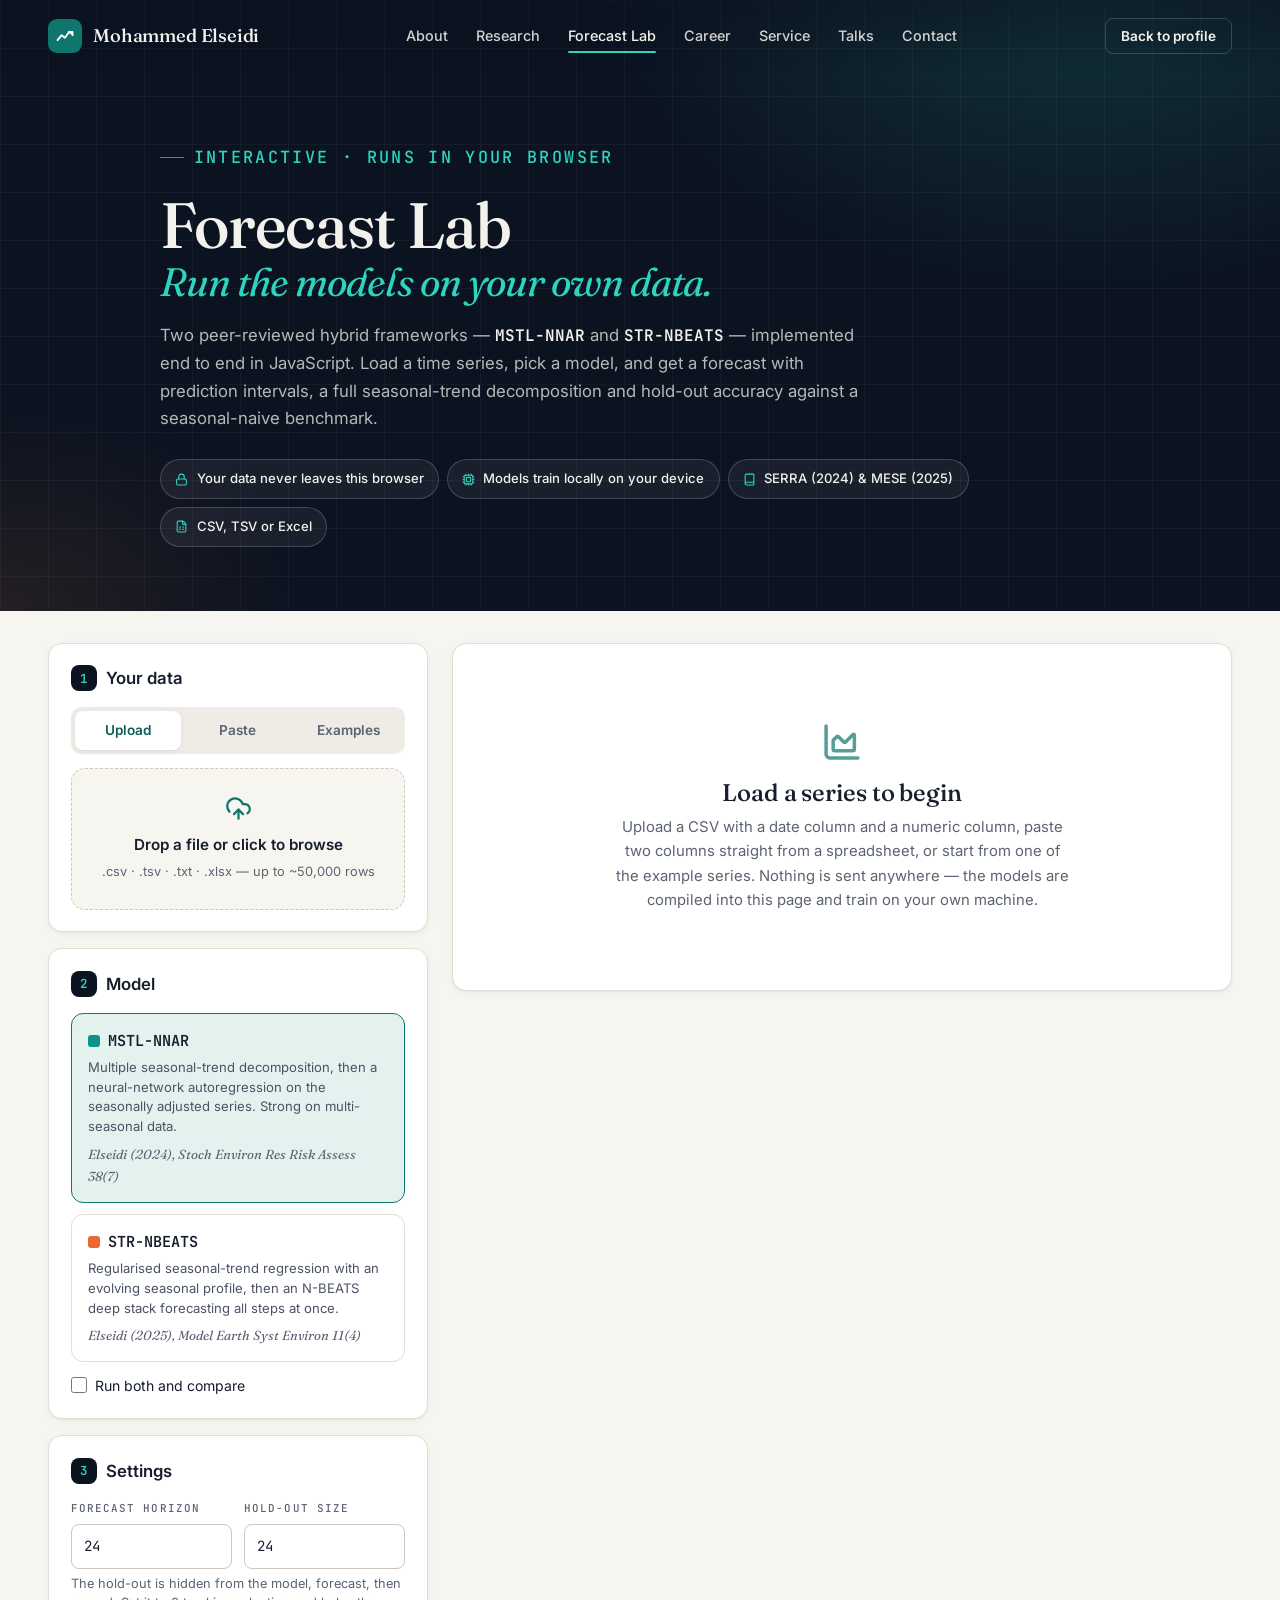
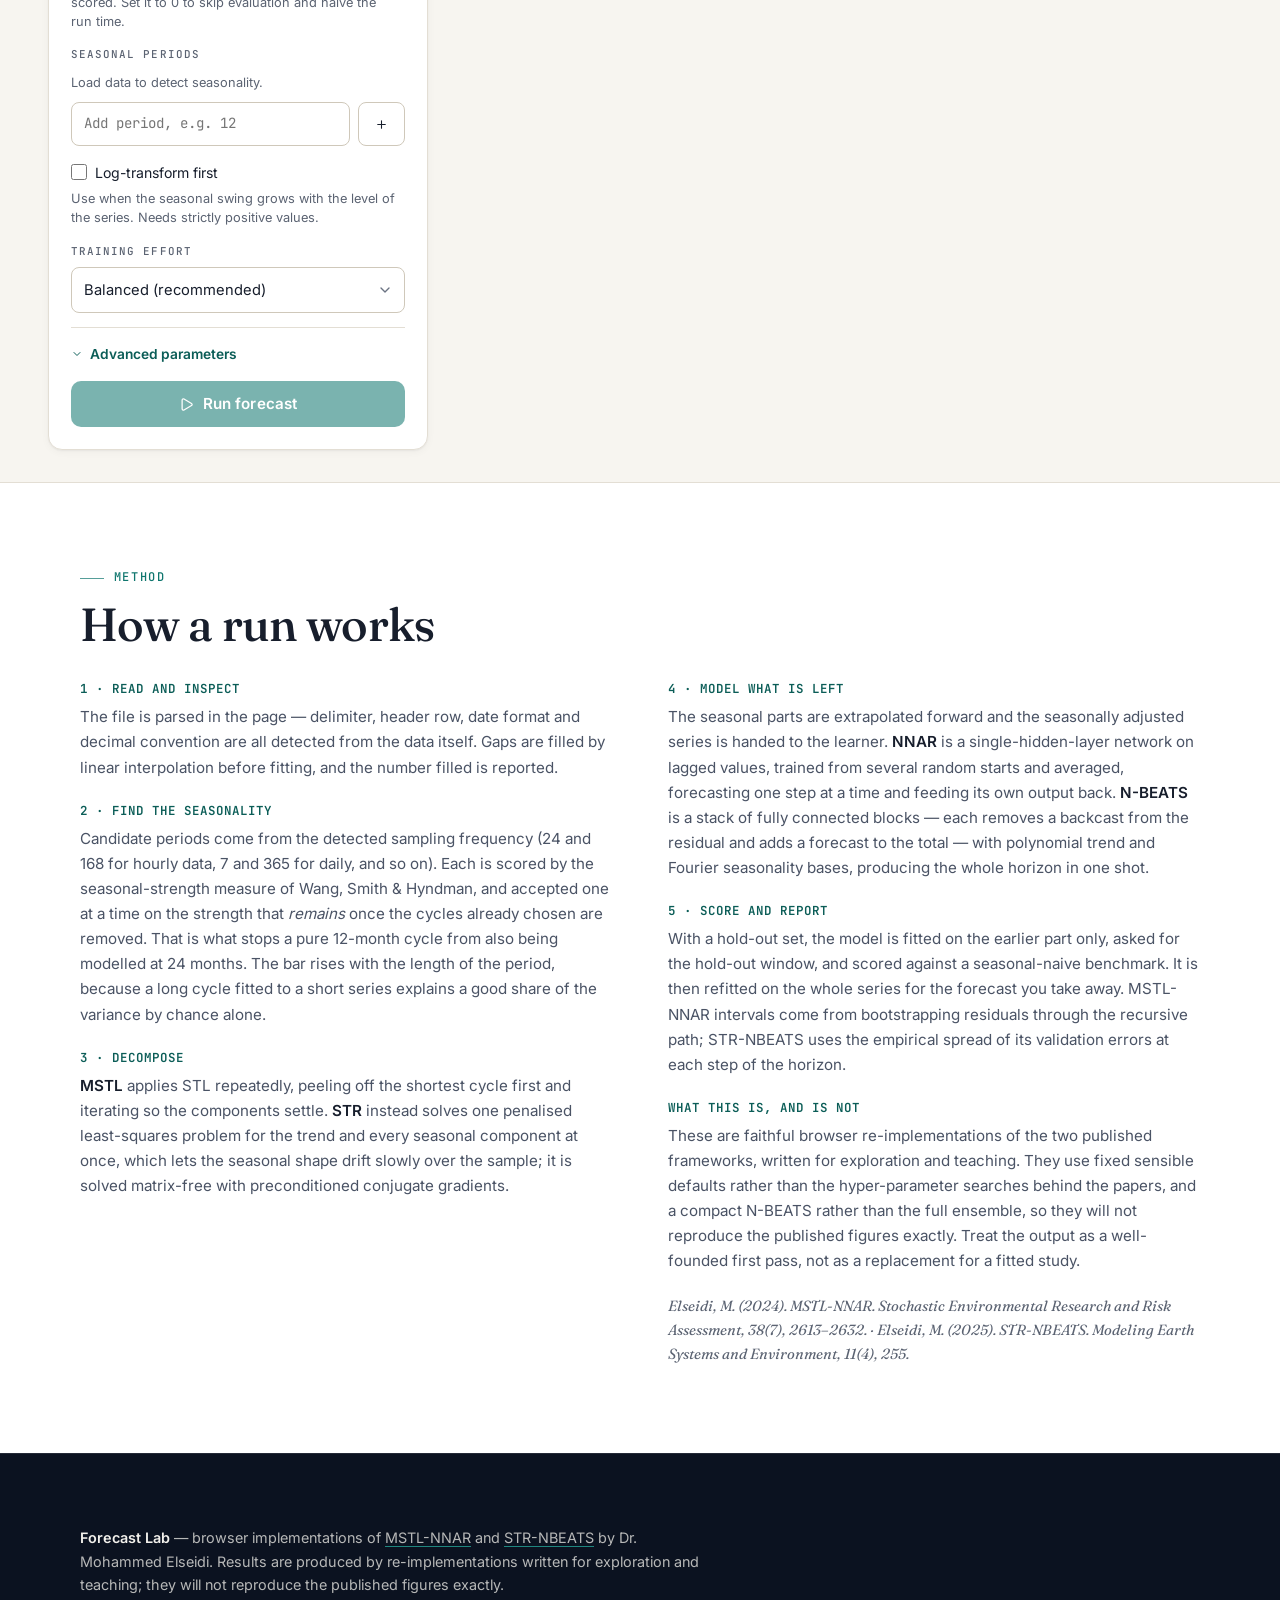
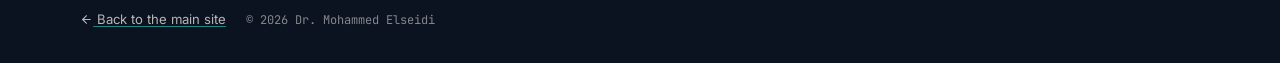
<file: forecast-lab.html>
<!DOCTYPE html>
<html lang="en">
<head>
    <meta charset="UTF-8">
    <meta name="viewport" content="width=device-width, initial-scale=1.0">
    <title>Forecast Lab | Dr. Mohammed Elseidi — MSTL-NNAR &amp; STR-NBEATS</title>
    <meta name="description" content="Run Dr. Mohammed Elseidi's published hybrid forecasting models — MSTL-NNAR and STR-NBEATS — on your own time series. Upload a CSV and get forecasts, prediction intervals, decomposition and accuracy diagnostics. Everything runs in your browser; your data is never uploaded.">
    <link rel="canonical" href="https://melseidi.github.io/mohammed-elseidi-website/forecast-lab.html">
    <meta name="author" content="Dr. Mohammed Elseidi">
    <meta name="theme-color" content="#0b1220">
    <meta property="og:type" content="website">
    <meta property="og:title" content="Forecast Lab — run MSTL-NNAR and STR-NBEATS on your own data">
    <meta property="og:description" content="Upload a time series and run two peer-reviewed hybrid forecasting models in your browser. Forecasts, prediction intervals, decomposition and diagnostics; nothing is uploaded.">
    <meta property="og:url" content="https://melseidi.github.io/mohammed-elseidi-website/forecast-lab.html">
    <meta property="og:image" content="https://melseidi.github.io/mohammed-elseidi-website/assets/og-card.jpg">
    <meta property="og:image:width" content="1200">
    <meta property="og:image:height" content="630">
    <meta property="og:site_name" content="Dr. Mohammed Elseidi">
    <meta name="twitter:card" content="summary_large_image">
    <meta name="twitter:title" content="Forecast Lab — MSTL-NNAR &amp; STR-NBEATS in the browser">
    <meta name="twitter:description" content="Run published hybrid forecasting models on your own data. Everything stays on your device.">
    <meta name="twitter:image" content="https://melseidi.github.io/mohammed-elseidi-website/assets/og-card.jpg">
    <link rel="icon" href="favicon.svg" type="image/svg+xml">
    <link rel="icon" href="favicon-32.png" sizes="32x32" type="image/png">
    <link rel="apple-touch-icon" href="apple-touch-icon.png">
    <link rel="manifest" href="site.webmanifest">
    <meta name="color-scheme" content="light">
    <link rel="preload" href="assets/fonts/fraunces-latin.woff2" as="font" type="font/woff2" crossorigin>
    <link rel="preload" href="assets/fonts/inter-latin.woff2" as="font" type="font/woff2" crossorigin>
    <link rel="preload" href="assets/fonts/fraunces-italic-latin.woff2" as="font" type="font/woff2" crossorigin>
    <link rel="preload" href="assets/fonts/jetbrains-mono-latin.woff2" as="font" type="font/woff2" crossorigin>
    <link rel="stylesheet" href="assets/site.css">
    <link rel="stylesheet" href="assets/lab.css">
</head>
<body>

<a class="skip-link" href="#labMain">Skip to results</a>
<header class="nav" id="nav">
    <div class="nav-inner">
        <a href="index.html" class="nav-logo" aria-label="Dr. Mohammed Elseidi, home page">
            <span class="mark" aria-hidden="true"><svg viewBox="0 0 24 24" fill="none" stroke="currentColor" stroke-width="2.2" stroke-linecap="round" stroke-linejoin="round"><path d="M3 17l5-6 4 3 5-7 4 3"/><path d="M17 7h4v4"/></svg></span>
            <span>Mohammed Elseidi</span>
        </a>
        <button class="nav-toggle" id="navToggle" type="button" aria-label="Open navigation menu" aria-expanded="false" aria-controls="navLinks">
            <svg class="i i-open" viewBox="0 0 24 24" fill="none" stroke="currentColor" stroke-width="2" stroke-linecap="round" stroke-linejoin="round" aria-hidden="true"><path d="M4 12h16"/><path d="M4 18h16"/><path d="M4 6h16"/></svg>
            <svg class="i i-close" viewBox="0 0 24 24" fill="none" stroke="currentColor" stroke-width="2" stroke-linecap="round" stroke-linejoin="round" aria-hidden="true"><path d="M18 6 6 18"/><path d="m6 6 12 12"/></svg>
        </button>
        <nav class="nav-links" id="navLinks" aria-label="Main navigation">
            <a href="index.html#about" data-num="01">About</a>
            <a href="index.html#publications" data-num="02">Research</a>
            <a href="forecast-lab.html" class="is-active" aria-current="page" data-num="03">Forecast Lab</a>
            <a href="index.html#experience" data-num="04">Career</a>
            <a href="index.html#leadership" data-num="06">Service</a>
            <a href="index.html#seminars" data-num="07">Talks</a>
            <a href="index.html#contact" data-num="09">Contact</a>
        </nav>
        <a href="index.html" class="btn btn-secondary btn-sm nav-cta">Back to profile</a>
    </div>
</header>

<main id="labPage">
<section class="lab-hero bg-ink" data-nav-dark aria-labelledby="labTitle">
    <div class="container-wide lab-hero-inner">
        <p class="eyebrow">Interactive · runs in your browser</p>
        <h1 id="labTitle">Forecast Lab <span>Run the models on your own data.</span></h1>
        <p>
            Two peer-reviewed hybrid frameworks — <strong>MSTL-NNAR</strong> and <strong>STR-NBEATS</strong> —
            implemented end to end in JavaScript. Load a time series, pick a model, and get a forecast with
            prediction intervals, a full seasonal-trend decomposition and hold-out accuracy against a
            seasonal-naive benchmark.
        </p>
        <div class="hero-chips">
            <span class="hero-chip"><i class="fas fa-lock" aria-hidden="true"></i> Your data never leaves this browser</span>
            <span class="hero-chip"><i class="fas fa-microchip" aria-hidden="true"></i> Models train locally on your device</span>
            <span class="hero-chip"><i class="fas fa-book" aria-hidden="true"></i> SERRA (2024) &amp; MESE (2025)</span>
            <span class="hero-chip"><i class="fas fa-file-csv" aria-hidden="true"></i> CSV, TSV or Excel</span>
        </div>
    </div>
</section>

<div class="lab-shell">
    <!-- ================= Control rail ================= -->
    <aside class="lab-rail">

        <!-- Step 1: data -->
        <section class="card" aria-labelledby="step1h">
            <div class="card-head"><h2 id="step1h"><span class="step">1</span> Your data</h2></div>

            <div class="tabs" role="tablist" aria-label="Data input method">
                <button role="tab" id="tabUpload" aria-selected="true" aria-controls="paneUpload">Upload</button>
                <button role="tab" id="tabPaste" aria-selected="false" aria-controls="panePaste">Paste</button>
                <button role="tab" id="tabDemo" aria-selected="false" aria-controls="paneDemo">Examples</button>
            </div>

            <div id="paneUpload" role="tabpanel" aria-labelledby="tabUpload">
                <div class="dropzone" id="dropzone" tabindex="0" role="button"
                     aria-label="Choose a data file, or drop one here">
                    <i class="fas fa-cloud-arrow-up" aria-hidden="true"></i>
                    <strong>Drop a file or click to browse</strong>
                    <span>.csv · .tsv · .txt · .xlsx — up to ~50,000 rows</span>
                </div>
                <input type="file" id="fileInput" accept=".csv,.tsv,.txt,.xlsx,.xls" class="sr-only" aria-label="Choose a data file" tabindex="-1">
            </div>

            <div id="panePaste" role="tabpanel" aria-labelledby="tabPaste" hidden>
                <label class="field">
                    <span>Paste columns of data</span>
                    <textarea id="pasteArea" placeholder="date,value&#10;2024-01-01,12.4&#10;2024-01-02,13.1&#10;..."></textarea>
                </label>
                <button class="btn btn-ghost btn-sm btn-block" id="pasteLoad">
                    <i class="fas fa-arrow-right-to-bracket"></i> Load pasted data
                </button>
            </div>

            <div id="paneDemo" role="tabpanel" aria-labelledby="tabDemo" hidden>
                <p class="hint" style="margin-top:0;margin-bottom:0.7rem;">
                    Simulated series with realistic structure, for trying the models out.
                </p>
                <div style="display:flex;flex-direction:column;gap:0.5rem;">
                    <button class="btn btn-ghost btn-sm" data-demo="wind">
                        <i class="fas fa-wind"></i> Hourly wind speed — 60 days
                    </button>
                    <button class="btn btn-ghost btn-sm" data-demo="temp">
                        <i class="fas fa-temperature-half"></i> Daily temperature — 4 years
                    </button>
                    <button class="btn btn-ghost btn-sm" data-demo="monthly">
                        <i class="fas fa-chart-line"></i> Monthly demand — 15 years
                    </button>
                    <button class="btn btn-ghost btn-sm" data-demo="halfhour">
                        <i class="fas fa-bolt"></i> Half-hourly electricity — 40 days
                    </button>
                </div>
            </div>

            <div id="columnPicker" hidden style="margin-top:1rem;">
                <div class="field-row">
                    <label class="field"><span>Time column</span>
                        <select id="colDate"></select>
                    </label>
                    <label class="field"><span>Value column</span>
                        <select id="colValue"></select>
                    </label>
                </div>
                <p class="hint" id="fileNote"></p>
            </div>
        </section>

        <!-- Step 2: model -->
        <section class="card" aria-labelledby="step2h">
            <div class="card-head"><h2 id="step2h"><span class="step">2</span> Model</h2></div>

            <label class="model-option">
                <input type="radio" name="model" value="mstl-nnar" checked>
                <div class="box">
                    <div class="name"><span class="swatch" style="background:var(--series-a)"></span> MSTL-NNAR</div>
                    <div class="desc">Multiple seasonal-trend decomposition, then a neural-network
                        autoregression on the seasonally adjusted series. Strong on multi-seasonal data.</div>
                    <div class="cite">Elseidi (2024), Stoch Environ Res Risk Assess 38(7)</div>
                </div>
            </label>

            <label class="model-option">
                <input type="radio" name="model" value="str-nbeats">
                <div class="box">
                    <div class="name"><span class="swatch" style="background:var(--series-b)"></span> STR-NBEATS</div>
                    <div class="desc">Regularised seasonal-trend regression with an evolving seasonal
                        profile, then an N-BEATS deep stack forecasting all steps at once.</div>
                    <div class="cite">Elseidi (2025), Model Earth Syst Environ 11(4)</div>
                </div>
            </label>

            <label style="display:flex;align-items:center;gap:0.5rem;font-size:0.88rem;margin-top:0.3rem;cursor:pointer;">
                <input type="checkbox" id="compareBoth"> Run both and compare
            </label>
        </section>

        <!-- Step 3: settings -->
        <section class="card" aria-labelledby="step3h">
            <div class="card-head"><h2 id="step3h"><span class="step">3</span> Settings</h2></div>

            <div class="field-row">
                <label class="field"><span>Forecast horizon</span>
                    <input type="number" id="horizon" min="1" max="2000" value="24">
                </label>
                <label class="field"><span>Hold-out size</span>
                    <input type="number" id="testSize" min="0" max="2000" value="24">
                </label>
            </div>
            <p class="hint" style="margin-top:-0.6rem;margin-bottom:0.9rem;">
                The hold-out is hidden from the model, forecast, then scored. Set it to 0 to skip evaluation
                and halve the run time.
            </p>

            <p class="field" id="periodsLabel"><span>Seasonal periods</span></p>
            <div class="chips" id="periodChips" role="group" aria-labelledby="periodsLabel" style="margin-top:-0.6rem;">
                <span class="hint">Load data to detect seasonality.</span>
            </div>
            <div style="display:flex;gap:0.5rem;margin-top:0.6rem;">
                <input type="number" id="customPeriod" placeholder="Add period, e.g. 12" min="2" style="flex:1;"
                       aria-label="Add a seasonal period">
                <button class="btn btn-ghost btn-sm" id="addPeriod" aria-label="Add this seasonal period">
                    <i class="fas fa-plus" aria-hidden="true"></i>
                </button>
            </div>

            <label style="display:flex;align-items:center;gap:0.5rem;font-size:0.88rem;margin-top:0.9rem;cursor:pointer;">
                <input type="checkbox" id="logTransform">
                Log-transform first
            </label>
            <p class="hint" style="margin-bottom:0.2rem;">
                Use when the seasonal swing grows with the level of the series. Needs strictly positive values.
            </p>

            <label class="field" style="margin-top:1rem;"><span>Training effort</span>
                <select id="preset">
                    <option value="fast">Fast — quick look</option>
                    <option value="balanced" selected>Balanced (recommended)</option>
                    <option value="thorough">Thorough — most accurate</option>
                </select>
            </label>

            <details class="advanced">
                <summary>Advanced parameters</summary>
                <div class="body">
                    <p class="hint" style="margin-top:0;">MSTL-NNAR</p>
                    <div class="field-row">
                        <label class="field"><span>Lags (p)</span><input type="number" id="pLags" min="1" max="200" value="0" placeholder="auto"></label>
                        <label class="field"><span>Seasonal lags (P)</span><input type="number" id="pSeas" min="0" max="5" value="1"></label>
                    </div>
                    <div class="field-row">
                        <label class="field"><span>Hidden units</span><input type="number" id="hidden" min="1" max="64" value="0" placeholder="auto"></label>
                        <label class="field"><span>Networks averaged</span><input type="number" id="repeats" min="1" max="40" value="0" placeholder="auto"></label>
                    </div>
                    <p class="hint">STR-NBEATS</p>
                    <div class="field-row">
                        <label class="field"><span>Lookback</span><input type="number" id="lookback" min="4" max="4000" value="0" placeholder="auto"></label>
                        <label class="field"><span>Hidden width</span><input type="number" id="width" min="8" max="256" value="0" placeholder="auto"></label>
                    </div>
                    <div class="field-row">
                        <label class="field"><span>Max epochs</span><input type="number" id="epochs" min="10" max="1000" value="0" placeholder="auto"></label>
                        <label class="field"><span>Random seed</span><input type="number" id="seed" min="1" max="99999" value="42"></label>
                    </div>
                    <label class="field"><span>Interval level</span>
                        <select id="level">
                            <option value="0.8">80%</option>
                            <option value="0.9">90%</option>
                            <option value="0.95" selected>95%</option>
                        </select>
                    </label>
                </div>
            </details>

            <button class="btn btn-primary btn-block" id="runBtn" disabled style="margin-top:1rem;">
                <i class="fas fa-play"></i> Run forecast
            </button>

            <div class="progress-wrap" id="progressWrap" hidden>
                <div class="progress-bar"><div id="progressFill"></div></div>
                <div class="progress-label" id="progressLabel" role="status" aria-live="polite"></div>
                <button class="btn btn-ghost btn-sm btn-block" id="cancelBtn" style="margin-top:0.5rem;">Cancel</button>
            </div>
        </section>
    </aside>

    <!-- ================= Results ================= -->
    <div class="lab-main" id="labMain">
        <div class="card" id="emptyState">
            <div class="empty-state">
                <i class="fas fa-chart-area" aria-hidden="true"></i>
                <h3>Load a series to begin</h3>
                <p>
                    Upload a CSV with a date column and a numeric column, paste two columns straight from a
                    spreadsheet, or start from one of the example series. Nothing is sent anywhere —
                    the models are compiled into this page and train on your own machine.
                </p>
            </div>
        </div>
    </div>
</div>

<section class="lab-notes" aria-labelledby="notesTitle">
    <div class="lab-notes-inner">
        <p class="eyebrow">Method</p>
        <h2 id="notesTitle">How a run works</h2>
        <div class="notes-grid">
            <div class="note-col">
                <h3>1 · Read and inspect</h3>
                <p>
                    The file is parsed in the page — delimiter, header row, date format and decimal
                    convention are all detected from the data itself. Gaps are filled by linear
                    interpolation before fitting, and the number filled is reported.
                </p>

                <h3>2 · Find the seasonality</h3>
                <p>
                    Candidate periods come from the detected sampling frequency (24 and 168 for hourly
                    data, 7 and 365 for daily, and so on). Each is scored by the seasonal-strength
                    measure of Wang, Smith &amp; Hyndman, and accepted one at a time on the strength
                    that <em>remains</em> once the cycles already chosen are removed. That is what
                    stops a pure 12-month cycle from also being modelled at 24 months. The bar rises
                    with the length of the period, because a long cycle fitted to a short series
                    explains a good share of the variance by chance alone.
                </p>

                <h3>3 · Decompose</h3>
                <p>
                    <strong>MSTL</strong> applies STL repeatedly, peeling off the shortest cycle
                    first and iterating so the components settle. <strong>STR</strong> instead
                    solves one penalised least-squares problem for the trend and every seasonal
                    component at once, which lets the seasonal shape drift slowly over the sample;
                    it is solved matrix-free with preconditioned conjugate gradients.
                </p>
            </div>

            <div class="note-col">
                <h3>4 · Model what is left</h3>
                <p>
                    The seasonal parts are extrapolated forward and the seasonally adjusted series
                    is handed to the learner. <strong>NNAR</strong> is a single-hidden-layer network
                    on lagged values, trained from several random starts and averaged, forecasting
                    one step at a time and feeding its own output back. <strong>N-BEATS</strong> is
                    a stack of fully connected blocks — each removes a backcast from the residual
                    and adds a forecast to the total — with polynomial trend and Fourier seasonality
                    bases, producing the whole horizon in one shot.
                </p>

                <h3>5 · Score and report</h3>
                <p>
                    With a hold-out set, the model is fitted on the earlier part only, asked for the
                    hold-out window, and scored against a seasonal-naive benchmark. It is then
                    refitted on the whole series for the forecast you take away. MSTL-NNAR intervals
                    come from bootstrapping residuals through the recursive path; STR-NBEATS uses the
                    empirical spread of its validation errors at each step of the horizon.
                </p>

                <h3>What this is, and is not</h3>
                <p>
                    These are faithful browser re-implementations of the two published frameworks,
                    written for exploration and teaching. They use fixed sensible defaults rather
                    than the hyper-parameter searches behind the papers, and a compact N-BEATS rather
                    than the full ensemble, so they will not reproduce the published figures exactly.
                    Treat the output as a well-founded first pass, not as a replacement for a fitted
                    study.
                </p>
                <p class="note-cite">
                    Elseidi, M. (2024). MSTL-NNAR. <em>Stochastic Environmental Research and Risk
                    Assessment</em>, 38(7), 2613–2632. ·
                    Elseidi, M. (2025). STR-NBEATS. <em>Modeling Earth Systems and Environment</em>,
                    11(4), 255.
                </p>
            </div>
        </div>
    </div>
</section>
</main>

<footer class="site-footer lab-footer">
    <div class="container footer-bottom" style="margin-top:0;padding-top:0;border-top:0;display:grid;gap:0.75rem;">
        <p style="font-size:0.9rem;color:var(--text-2-on-dark);">
            <strong style="color:var(--text-on-dark)">Forecast Lab</strong> — browser implementations of
            <a href="https://link.springer.com/article/10.1007/s00477-024-02701-7" target="_blank" rel="noopener">MSTL-NNAR</a> and
            <a href="https://link.springer.com/article/10.1007/s40808-025-02436-6" target="_blank" rel="noopener">STR-NBEATS</a>
            by Dr. Mohammed Elseidi. Results are produced by re-implementations written for exploration and teaching; they will not
            reproduce the published figures exactly.
        </p>
        <p><a href="index.html"><i class="fas fa-arrow-left" aria-hidden="true"></i> Back to the main site</a> <span class="mono" style="margin-left:1rem;">&copy; <span id="copyYear">2026</span> Dr. Mohammed Elseidi</span></p>
    </div>
</footer>

<script>
(function () {
    var nav = document.getElementById('nav'), toggle = document.getElementById('navToggle'), menu = document.getElementById('navLinks');
    var dark = document.querySelector('[data-nav-dark]');
    function onScroll() {
        nav.classList.toggle('is-solid', window.scrollY > 8);
        var r = dark.getBoundingClientRect();
        nav.classList.toggle('on-dark', r.top < 104 && r.bottom > 56);
    }
    window.addEventListener('scroll', onScroll, { passive: true }); window.addEventListener('resize', onScroll); onScroll();
    function setMenu(open) {
        menu.classList.toggle('is-open', open); nav.classList.toggle('is-open', open);
        document.body.classList.toggle('nav-open', open);
        document.querySelectorAll('main, .site-footer').forEach(function (el) { el.inert = open; });
        toggle.setAttribute('aria-expanded', String(open));
        toggle.setAttribute('aria-label', open ? 'Close navigation menu' : 'Open navigation menu');
    }
    toggle.addEventListener('click', function () { setMenu(!menu.classList.contains('is-open')); });
    window.matchMedia('(min-width: 1024px)').addEventListener('change', function (e) { if (e.matches) setMenu(false); });
    document.addEventListener('keydown', function (e) { if (e.key === 'Escape' && menu.classList.contains('is-open')) { setMenu(false); toggle.focus(); } });
    var y = document.getElementById('copyYear'); if (y) y.textContent = new Date().getFullYear();
})();
</script>
<script src="assets/lab-charts.js"></script>
<script src="assets/lab-ui.js"></script>
</body>
</html>
</file>
<file: assets/site.css>
/* ==========================================================================
   Dr. Mohammed Elseidi — shared design system
   Loaded by every page. Page-specific rules live in home.css and lab.css.
   ========================================================================== */

/* ----- Self-hosted fonts (latin subsets from the Google Fonts catalogue) ----- */
@font-face {
    font-family: 'Fraunces';
    font-style: normal;
    font-weight: 300 900;
    font-display: swap;
    src: url('fonts/fraunces-latin.woff2') format('woff2');
    unicode-range: U+0000-00FF, U+0131, U+0152-0153, U+02BB-02BC, U+02C6, U+02DA, U+02DC, U+0304, U+0308, U+0329, U+2000-206F, U+20AC, U+2122, U+2191, U+2193, U+2212, U+2215, U+FEFF, U+FFFD;
}
@font-face {
    font-family: 'Fraunces';
    font-style: italic;
    font-weight: 300 900;
    font-display: swap;
    src: url('fonts/fraunces-italic-latin.woff2') format('woff2');
    unicode-range: U+0000-00FF, U+0131, U+0152-0153, U+02BB-02BC, U+02C6, U+02DA, U+02DC, U+0304, U+0308, U+0329, U+2000-206F, U+20AC, U+2122, U+2191, U+2193, U+2212, U+2215, U+FEFF, U+FFFD;
}
@font-face {
    font-family: 'Inter';
    font-style: normal;
    font-weight: 100 900;
    font-display: swap;
    src: url('fonts/inter-latin.woff2') format('woff2');
    unicode-range: U+0000-00FF, U+0131, U+0152-0153, U+02BB-02BC, U+02C6, U+02DA, U+02DC, U+0304, U+0308, U+0329, U+2000-206F, U+20AC, U+2122, U+2191, U+2193, U+2212, U+2215, U+FEFF, U+FFFD;
}
@font-face {
    font-family: 'JetBrains Mono';
    font-style: normal;
    font-weight: 100 800;
    font-display: swap;
    src: url('fonts/jetbrains-mono-latin.woff2') format('woff2');
    unicode-range: U+0000-00FF, U+0131, U+0152-0153, U+02BB-02BC, U+02C6, U+02DA, U+02DC, U+0304, U+0308, U+0329, U+2000-206F, U+20AC, U+2122, U+2191, U+2193, U+2212, U+2215, U+FEFF, U+FFFD;
}

/* ----- Design tokens ----- */
:root {
    color-scheme: light;

    /* Surfaces */
    --ink: #0b1220;          /* deepest navy: hero, contact, footer */
    --ink-2: #111a2e;        /* raised dark surface */
    --ink-3: #182238;        /* dark card */
    --paper: #f7f5f0;        /* warm page ground */
    --paper-2: #efece5;      /* slightly deeper paper (tints, rails) */
    --white: #ffffff;
    --line: #e3ded4;         /* hairline on paper */
    --line-strong: #cfc8ba;
    --line-dark: rgba(255, 255, 255, 0.10);
    --line-dark-strong: rgba(255, 255, 255, 0.18);

    /* Text */
    --text: #171e2c;
    --text-2: #4a5365;
    --text-3: #5b6372;
    --text-on-dark: #f3f1ec;
    --text-2-on-dark: rgba(243, 241, 236, 0.74);
    --text-3-on-dark: rgba(243, 241, 236, 0.52);

    /* Accents */
    --teal: #0f766e;
    --teal-deep: #0b5d57;
    --teal-bright: #2dd4bf;  /* on dark surfaces */
    --teal-soft: #e4f2ef;
    --teal-soft-2: #c9e6e0;
    --ember: #c2410c;
    --ember-bright: #fb923c;
    --ember-soft: #fbe9df;
    --gold: #a16207;
    --gold-soft: #fbf1d6;

    /* Type */
    --font-display: 'Fraunces', 'Iowan Old Style', 'Palatino Linotype', 'Book Antiqua', Georgia, serif;
    --font-body: 'Inter', -apple-system, BlinkMacSystemFont, 'Segoe UI', Roboto, Helvetica, Arial, sans-serif;
    --font-mono: 'JetBrains Mono', ui-monospace, 'SF Mono', Menlo, Consolas, 'Liberation Mono', monospace;

    /* Shape */
    --radius-sm: 8px;
    --radius: 14px;
    --radius-lg: 22px;
    --shadow-sm: 0 1px 2px rgba(11, 18, 32, 0.05), 0 2px 8px rgba(11, 18, 32, 0.04);
    --shadow: 0 12px 32px -12px rgba(11, 18, 32, 0.18), 0 2px 6px rgba(11, 18, 32, 0.05);
    --shadow-lg: 0 30px 60px -24px rgba(11, 18, 32, 0.35);

    /* Layout */
    --container: 1120px;
    --container-wide: 1280px;
    --gutter: clamp(1.25rem, 4vw, 3rem);
    --section-y: clamp(4.5rem, 9vw, 7.5rem);
    --nav-h: 72px;

    /* Motion */
    --ease-out: cubic-bezier(0.22, 1, 0.36, 1);
    --dur: 0.35s;
}

/* ----- Reset & base ----- */
*, *::before, *::after { box-sizing: border-box; }
* { margin: 0; padding: 0; }
html {
    scroll-behavior: smooth;
    -webkit-text-size-adjust: 100%;
    text-size-adjust: 100%;
    scroll-padding-top: calc(var(--nav-h) + 12px);
}
body {
    font-family: var(--font-body);
    font-size: 1rem;
    line-height: 1.65;
    color: var(--text);
    background: var(--paper);
    -webkit-font-smoothing: antialiased;
    -moz-osx-font-smoothing: grayscale;
    font-feature-settings: 'cv11', 'ss01', 'calt';
    overflow-x: clip;
}
img, svg, video, canvas, iframe { display: block; max-width: 100%; }
[hidden] { display: none !important; }
img { height: auto; }
button, input, select, textarea { font: inherit; color: inherit; }
button { cursor: pointer; background: none; border: 0; }
a { color: var(--teal); text-decoration: none; transition: color var(--dur) var(--ease-out); }
a:hover { color: var(--teal-deep); }
ul, ol { list-style: none; }
strong, b { font-weight: 600; }
em, i { font-style: italic; }
::selection { background: var(--teal-soft-2); color: var(--ink); }
.dark ::selection, .bg-ink ::selection { background: rgba(45, 212, 191, 0.35); color: #fff; }

h1, h2, h3, h4 { line-height: 1.15; color: var(--text); letter-spacing: -0.005em; text-wrap: balance; }
h1, h2, .display {
    font-family: var(--font-display);
    font-weight: 500;
    font-optical-sizing: auto;
    letter-spacing: -0.015em;
    font-variation-settings: 'SOFT' 30, 'WONK' 0;
}
h1 { font-size: clamp(2.75rem, 1.9rem + 3.6vw, 5rem); line-height: 1.02; }
h2 { font-size: clamp(2rem, 1.5rem + 1.9vw, 2.9rem); line-height: 1.08; }
h3 { font-size: 1.2rem; font-weight: 600; }
h4 { font-size: 1rem; font-weight: 600; }
p { text-wrap: pretty; }

/* Focus: visible for keyboard users, quiet for pointer users */
:focus { outline: none; }
:focus-visible { outline: 3px solid var(--teal); outline-offset: 3px; border-radius: 4px; }
.bg-ink :focus-visible, .site-footer :focus-visible, .nav:not(.is-solid) :focus-visible, .nav.on-dark :focus-visible,
.nav.is-open :focus-visible, .modal-head :focus-visible, .skip-link:focus-visible { outline-color: var(--teal-bright); }
main:focus-visible, section:focus-visible, [tabindex="-1"]:focus-visible { outline: none; }

.skip-link {
    position: absolute; top: -100px; left: 1rem; z-index: 3000;
    background: var(--ink); color: #fff; padding: 0.75rem 1.25rem;
    border-radius: 0 0 var(--radius-sm) var(--radius-sm); font-weight: 600;
}
.skip-link:focus { top: 0; color: #fff; }

.sr-only {
    position: absolute; width: 1px; height: 1px; padding: 0; margin: -1px;
    overflow: hidden; clip: rect(0, 0, 0, 0); white-space: nowrap; border: 0;
}

/* ----- Typography helpers ----- */
.serif { font-family: var(--font-display); font-optical-sizing: auto; }
.mono, .num { font-family: var(--font-mono); font-feature-settings: 'tnum', 'zero'; font-variant-numeric: tabular-nums; }
.eyebrow {
    display: inline-flex; align-items: center; gap: 0.6rem;
    font-family: var(--font-mono); font-size: 0.75rem; font-weight: 500;
    letter-spacing: 0.14em; text-transform: uppercase; color: var(--teal);
}
.eyebrow::before { content: ''; width: 1.5rem; height: 1px; background: currentColor; opacity: 0.7; }
.eyebrow.no-rule::before { display: none; }
.lede { font-size: clamp(1.05rem, 0.95rem + 0.4vw, 1.25rem); color: var(--text-2); line-height: 1.6; max-width: 62ch; }
.muted { color: var(--text-3); }
.small { font-size: 0.875rem; }

/* ----- Layout ----- */
.container { width: min(100% - 2 * var(--gutter), var(--container)); margin-inline: auto; }
.container-wide { width: min(100% - 2 * var(--gutter), var(--container-wide)); margin-inline: auto; }
.section { padding-block: var(--section-y); position: relative; }
.section + .section { border-top: 1px solid var(--line); }
.section.flush { padding-top: 0; }
.bg-white { background: var(--white); }
.bg-paper { background: var(--paper); }
.bg-paper-2 { background: var(--paper-2); }
.bg-tint { background: linear-gradient(180deg, var(--teal-soft) 0%, var(--paper) 100%); }
.bg-ink { background: var(--ink); color: var(--text-on-dark); }
.bg-ink h1, .bg-ink h2, .bg-ink h3, .bg-ink h4 { color: var(--text-on-dark); }
.bg-ink .lede { color: var(--text-2-on-dark); }
.bg-ink .muted { color: var(--text-3-on-dark); }
.bg-ink .eyebrow { color: var(--teal-bright); }
.bg-ink a:not(.btn) { color: var(--teal-bright); }
.bg-ink a:not(.btn):hover { color: #fff; }

.section-head { display: grid; gap: 0.9rem; margin-bottom: clamp(2.25rem, 5vw, 3.5rem); align-items: end; }
.section-head .lede { margin-top: 0.15rem; }
@media (min-width: 900px) {
    .section-head.split { grid-template-columns: minmax(0, 7fr) minmax(0, 5fr); gap: 3rem; }
    .section-head.split .lede { justify-self: end; max-width: 42ch; padding-bottom: 0.4rem; }
}

/* ----- Inline SVG icons ----- */
.i {
    width: 1em; height: 1em; flex: none;
    display: inline-block; vertical-align: -0.15em;
    stroke-width: 2; overflow: visible;
}
.i.thin { stroke-width: 1.5; }
.icon-box {
    width: 2.75rem; height: 2.75rem; border-radius: 12px; flex: none;
    display: inline-flex; align-items: center; justify-content: center;
    background: var(--teal-soft); color: var(--teal); font-size: 1.25rem;
}
.icon-box.ember { background: var(--ember-soft); color: var(--ember); }
.icon-box.gold { background: var(--gold-soft); color: var(--gold); }
.icon-box.dark { background: rgba(45, 212, 191, 0.14); color: var(--teal-bright); }
.icon-box.ring { background: transparent; border: 1px solid var(--line-strong); color: var(--text-2); }

/* ----- Buttons ----- */
.btn {
    --btn-bg: var(--ink); --btn-fg: #fff; --btn-bd: transparent;
    display: inline-flex; align-items: center; justify-content: center; gap: 0.55rem;
    padding: 0.8rem 1.35rem; border-radius: 10px;
    background: var(--btn-bg); color: var(--btn-fg); border: 1px solid var(--btn-bd);
    font-weight: 600; font-size: 0.95rem; line-height: 1.2; letter-spacing: 0.005em;
    white-space: nowrap; cursor: pointer;
    transition: transform var(--dur) var(--ease-out), background-color var(--dur) var(--ease-out),
                color var(--dur) var(--ease-out), border-color var(--dur) var(--ease-out), box-shadow var(--dur) var(--ease-out);
}
.btn:hover { transform: translateY(-1px); color: var(--btn-fg); }
.btn:active { transform: translateY(0); }
.btn .i { font-size: 1.05em; }
.btn .i.trail { transition: transform var(--dur) var(--ease-out); }
.btn:hover .i.trail { transform: translate(2px, -2px); }
.btn:hover .i.trail.right { transform: translateX(3px); }
.btn-primary { --btn-bg: var(--teal); --btn-fg: #fff; }
.btn-primary:hover { --btn-bg: var(--teal-deep); box-shadow: 0 8px 20px -8px rgba(15, 118, 110, 0.6); }
.btn-secondary { --btn-bg: transparent; --btn-fg: var(--text); --btn-bd: var(--line-strong); }
.btn-secondary:hover { --btn-bd: var(--text-2); background: var(--white); }
.btn-ghost { --btn-bg: transparent; --btn-fg: var(--teal); padding-inline: 0.5rem; }
.btn-ghost:hover { --btn-fg: var(--teal-deep); background: var(--teal-soft); }
.btn-sm { padding: 0.55rem 0.95rem; font-size: 0.85rem; border-radius: 8px; }
.btn-lg { padding: 1rem 1.6rem; font-size: 1.02rem; border-radius: 12px; }
.btn-block { width: 100%; }
.btn:disabled { opacity: 0.55; cursor: not-allowed; transform: none; box-shadow: none; }
/* Buttons on dark surfaces */
.bg-ink .btn-primary { --btn-bg: var(--teal-bright); --btn-fg: var(--ink); }
.bg-ink .btn-primary:hover { --btn-bg: #5eead4; box-shadow: 0 10px 24px -10px rgba(45, 212, 191, 0.6); }
.bg-ink .btn-secondary { --btn-fg: var(--text-on-dark); --btn-bd: var(--line-dark-strong); }
.bg-ink .btn-secondary:hover { --btn-bd: rgba(255,255,255,0.4); background: rgba(255, 255, 255, 0.06); }
.bg-ink .btn-ghost { --btn-fg: var(--teal-bright); }
.bg-ink .btn-ghost:hover { background: rgba(45, 212, 191, 0.12); --btn-fg: #fff; }

/* ----- Tags & badges ----- */
.tag {
    display: inline-flex; align-items: center; gap: 0.35rem;
    padding: 0.32rem 0.7rem; border-radius: 999px;
    border: 1px solid var(--line-strong); background: var(--white);
    font-size: 0.8rem; font-weight: 500; color: var(--text-2); line-height: 1.2;
}
.badge {
    display: inline-flex; align-items: center; gap: 0.3rem;
    padding: 0.22rem 0.55rem; border-radius: 6px;
    font-family: var(--font-mono); font-size: 0.68rem; font-weight: 600; letter-spacing: 0.06em; text-transform: uppercase;
    background: var(--teal-soft); color: var(--teal-deep); line-height: 1.3;
}
.badge.ember { background: var(--ember-soft); color: #9a3412; }
.badge.gold { background: var(--gold-soft); color: #854d0e; }
.badge.ink { background: var(--ink); color: var(--teal-bright); }
.badge.outline { background: transparent; border: 1px solid var(--line-strong); color: var(--text-2); }
.bg-ink .badge.outline { border-color: var(--line-dark-strong); color: var(--text-2-on-dark); }

/* ----- Navigation ----- */
.nav {
    position: fixed; inset: 0 0 auto 0; z-index: 1000; height: var(--nav-h);
    display: flex; align-items: center;
    color: var(--text-on-dark);
    background: linear-gradient(180deg, rgba(11, 18, 32, 0.55), rgba(11, 18, 32, 0));
    transition: background-color var(--dur) var(--ease-out), color var(--dur) var(--ease-out),
                box-shadow var(--dur) var(--ease-out);
}
/* The blur lives on a pseudo-element: a backdrop-filter on the header itself would make it the
   containing block for the fixed mobile menu panel. */
.nav::before {
    content: ''; position: absolute; inset: 0; z-index: -1; pointer-events: none; opacity: 0;
    -webkit-backdrop-filter: saturate(160%) blur(14px); backdrop-filter: saturate(160%) blur(14px);
    transition: opacity var(--dur) var(--ease-out);
}
.nav.is-solid::before { opacity: 1; }
.nav.is-solid {
    background: rgba(247, 245, 240, 0.86);
    color: var(--text);
    box-shadow: 0 1px 0 var(--line);
}
.nav.is-solid.on-dark {
    background: rgba(11, 18, 32, 0.82);
    color: var(--text-on-dark);
    box-shadow: 0 1px 0 var(--line-dark);
}
.nav-inner {
    width: min(100% - 2 * var(--gutter), var(--container-wide)); margin-inline: auto;
    display: flex; align-items: center; justify-content: space-between; gap: 1.5rem;
}
.nav-logo {
    display: inline-flex; align-items: center; gap: 0.7rem; color: inherit;
    font-family: var(--font-display); font-weight: 500; font-size: 1.15rem; letter-spacing: -0.01em; white-space: nowrap;
}
.nav-logo:hover { color: inherit; }
.nav-logo .mark {
    width: 34px; height: 34px; border-radius: 9px; flex: none;
    display: inline-grid; place-items: center;
    background: var(--teal); color: #fff; font-family: var(--font-mono); font-size: 0.78rem; font-weight: 600; letter-spacing: 0.02em;
}
.nav-logo .mark svg { width: 20px; height: 20px; }
.nav-links { display: flex; align-items: center; gap: 0.15rem; }
.nav-links a {
    position: relative; display: inline-block; padding: 0.55rem 0.8rem; border-radius: 8px;
    color: inherit; font-size: 0.9rem; font-weight: 500; opacity: 0.86;
    transition: opacity var(--dur) var(--ease-out), background-color var(--dur) var(--ease-out);
}
.nav-links a:hover { opacity: 1; background: rgba(255, 255, 255, 0.08); color: inherit; }
.nav.is-solid:not(.on-dark) .nav-links a:hover { background: rgba(11, 18, 32, 0.06); }
.nav-links a.is-active { opacity: 1; }
.nav-links a.is-active::after {
    content: ''; position: absolute; left: 0.8rem; right: 0.8rem; bottom: 0.25rem; height: 2px; border-radius: 2px;
    background: var(--teal-bright);
}
.nav.is-solid:not(.on-dark) .nav-links a.is-active::after { background: var(--teal); }
.nav-cta { display: inline-flex; }
.nav .btn-secondary { --btn-fg: var(--text-on-dark); --btn-bd: var(--line-dark-strong); }
.nav .btn-secondary:hover { background: rgba(255, 255, 255, 0.08); --btn-bd: rgba(255, 255, 255, 0.4); }
.nav.is-solid:not(.on-dark) .btn-secondary { --btn-fg: var(--text); --btn-bd: var(--line-strong); }
.nav.is-solid:not(.on-dark) .btn-secondary:hover { background: var(--white); --btn-bd: var(--text-2); }
.nav-toggle {
    display: none; width: 44px; height: 44px; border-radius: 10px; margin-right: -8px;
    align-items: center; justify-content: center; color: inherit; font-size: 1.35rem;
}
.nav-toggle .i-close { display: none; }
.nav-toggle[aria-expanded="true"] .i-open { display: none; }
.nav-toggle[aria-expanded="true"] .i-close { display: block; }

@media (max-width: 1023px) {
    .nav-toggle { display: inline-flex; }
    .nav-cta { display: none; }
    .nav-links {
        position: fixed; inset: var(--nav-h) 0 0 0; z-index: 999;
        flex-direction: column; align-items: stretch; gap: 0;
        padding: 1rem var(--gutter) 2rem; overflow-y: auto;
        background: var(--ink); color: var(--text-on-dark);
        opacity: 0; visibility: hidden; transform: translateY(-8px);
        transition: opacity var(--dur) var(--ease-out), transform var(--dur) var(--ease-out), visibility 0s linear var(--dur);
    }
    .nav-links.is-open { opacity: 1; visibility: visible; transform: none; transition-delay: 0s; }
    .nav-links a {
        opacity: 1; padding: 1rem 0.25rem; border-radius: 0; border-bottom: 1px solid var(--line-dark);
        font-family: var(--font-display); font-size: 1.6rem; font-weight: 500; letter-spacing: -0.01em;
        display: flex; align-items: center; justify-content: space-between;
    }
    .nav-links a[data-num]::before { content: attr(data-num); order: 2;
        font-family: var(--font-mono); font-size: 0.75rem; color: var(--text-3-on-dark); }
    .nav-links a:hover { background: none; }
    .nav-links a.is-active::after { display: none; }
    .nav-links a.is-active { color: var(--teal-bright); }
    .nav-links .nav-links-cta { margin-top: 1.25rem; border: 0; }
    .nav-links .nav-links-cta a { border-bottom: 0; padding: 0.85rem 1.35rem; font-family: var(--font-body); font-size: 0.95rem; font-weight: 600; letter-spacing: 0; display: inline-flex; justify-content: center; gap: 0.55rem; }
    .nav-links .nav-links-cta a::before { display: none; }
    body.nav-open { overflow: hidden; }
    .nav.is-open { background: var(--ink); color: var(--text-on-dark); box-shadow: none; }
}
@media (min-width: 1024px) { .nav-links-cta { display: none; } }

/* ----- Footer ----- */
.site-footer {
    background: var(--ink); color: var(--text-2-on-dark);
    padding: clamp(3rem, 6vw, 4.5rem) 0 2rem; border-top: 1px solid var(--line-dark);
    font-size: 0.9rem;
}
.site-footer a { color: var(--text-2-on-dark); }
.site-footer a:hover { color: #fff; }
.site-footer p a { text-decoration: underline; text-underline-offset: 0.18em; text-decoration-color: rgba(45, 212, 191, 0.6); }
.footer-grid { display: grid; gap: 2.5rem; grid-template-columns: 1fr; }
@media (min-width: 800px) { .footer-grid { grid-template-columns: 1.4fr 1fr 1fr; gap: 3rem; } }
.footer-brand .nav-logo { color: var(--text-on-dark); margin-bottom: 0.9rem; }
.footer-brand p { max-width: 38ch; color: var(--text-3-on-dark); }
.footer-col h3 { color: var(--text-on-dark); font-size: 0.78rem; letter-spacing: 0.12em; text-transform: uppercase; font-family: var(--font-mono); font-weight: 500; margin-bottom: 1rem; }
.footer-col ul { display: grid; gap: 0.45rem; }
.footer-col a { display: inline-flex; align-items: center; gap: 0.5rem; padding: 0.15rem 0; }
.footer-bottom {
    margin-top: 2.75rem; padding-top: 1.5rem; border-top: 1px solid var(--line-dark);
    display: flex; flex-wrap: wrap; gap: 0.75rem 1.5rem; justify-content: space-between; align-items: center;
    color: var(--text-3-on-dark); font-size: 0.82rem;
}
.footer-bottom .mono { font-size: 0.75rem; }
.social-row { display: flex; gap: 0.5rem; }
.social-row a {
    width: 40px; height: 40px; border-radius: 10px; display: inline-grid; place-items: center;
    border: 1px solid var(--line-dark-strong); color: var(--text-on-dark); font-size: 1.05rem;
    transition: background-color var(--dur) var(--ease-out), border-color var(--dur) var(--ease-out), transform var(--dur) var(--ease-out);
}
.social-row a:hover { background: rgba(45, 212, 191, 0.14); border-color: var(--teal-bright); color: #fff; transform: translateY(-2px); }

/* ----- Back to top ----- */
.to-top {
    position: fixed; right: 1.25rem; bottom: 1.25rem; z-index: 900;
    width: 44px; height: 44px; border-radius: 12px; display: grid; place-items: center;
    background: var(--ink); color: #fff; box-shadow: var(--shadow);
    opacity: 0; visibility: hidden; transform: translateY(8px);
    transition: opacity var(--dur) var(--ease-out), transform var(--dur) var(--ease-out), visibility 0s linear var(--dur);
}
.to-top.is-visible { opacity: 1; visibility: visible; transform: none; transition-delay: 0s; }
.to-top:hover { background: var(--teal); color: #fff; }

/* ----- Scroll reveal ----- */
.reveal { opacity: 0; transform: translateY(14px); transition: opacity 0.7s var(--ease-out), transform 0.7s var(--ease-out); transition-delay: calc(var(--i, 0) * 70ms); }
.reveal.is-visible { opacity: 1; transform: none; }
html.no-js .reveal, html.no-io .reveal { opacity: 1; transform: none; }

/* ----- Motion preferences ----- */
@media (prefers-reduced-motion: reduce) {
    html { scroll-behavior: auto; }
    *, *::before, *::after { animation-duration: 0.01ms !important; animation-iteration-count: 1 !important; transition-duration: 0.01ms !important; scroll-behavior: auto !important; }
    .reveal { opacity: 1; transform: none; }
}

/* ----- Print ----- */
@media print {
    :root { --paper: #fff; }
    body { background: #fff; color: #000; font-size: 11pt; }
    .nav, .to-top, .skip-link, .no-print { display: none !important; }
    .section { padding-block: 1.5rem; break-inside: avoid-page; }
    .bg-ink { background: #fff !important; color: #000 !important; }
    .bg-ink h1, .bg-ink h2, .bg-ink h3, .bg-ink h4, .bg-ink p, .bg-ink a { color: #000 !important; }
    .reveal { opacity: 1 !important; transform: none !important; }
    a[href^="http"]::after { content: " (" attr(href) ")"; font-size: 0.8em; color: #555; word-break: break-all; }
    .btn { border: 1px solid #000; background: none !important; color: #000 !important; }
}
</file>
<file: assets/lab.css>
/* ==========================================================================
   Forecast Lab (forecast-lab.html) — on top of site.css
   Every class below is either used in forecast-lab.html or emitted by
   assets/lab-ui.js and assets/lab-charts.js, so keep the names stable.
   ========================================================================== */

:root {
    --icon-chevron: url("data:image/svg+xml,%3Csvg xmlns='http://www.w3.org/2000/svg' viewBox='0 0 24 24' fill='none' stroke='black' stroke-width='2' stroke-linecap='round' stroke-linejoin='round'%3E%3Cpath d='m6 9 6 6 6-6'/%3E%3C/svg%3E");
    /* aliases the Lab's JavaScript uses in inline styles */
    --primary: var(--teal);
    --primary-dark: var(--teal-deep);
    --primary-light: var(--teal-bright);
    --dark: var(--ink);
    --text-light: var(--text-3);
    --off-white: var(--paper);

    /* data-visualisation roles (validated for colour-vision deficiency) */
    --series-actual: #0f172a;
    --series-a: #0d9488;   /* MSTL-NNAR  */
    --series-b: #eb6834;   /* STR-NBEATS */
    --series-c: #2a78d6;   /* baseline   */
    --band-a: rgba(13, 148, 136, 0.15);
    --band-b: rgba(235, 104, 52, 0.15);
    --good: #15803d;
    --bad: #b91c1c;
}

/* ----- Icon shim: the Lab's script emits <i class="fas fa-..."> tags; draw them as inline SVG masks ----- */
i.fas, i.fab, i.far {
    display: inline-block; width: 1em; height: 1em; vertical-align: -0.125em; flex: none;
    background-color: currentColor;
    -webkit-mask: var(--icon) center / contain no-repeat; mask: var(--icon) center / contain no-repeat;
}
.fa-lock{--icon:url("data:image/svg+xml,%3Csvg xmlns='http://www.w3.org/2000/svg' viewBox='0 0 24 24' fill='none' stroke='black' stroke-width='2' stroke-linecap='round' stroke-linejoin='round'%3E%3Crect width='18' height='11' x='3' y='11' rx='2' ry='2'/%3E%3Cpath d='M7 11V7a5 5 0 0 1 10 0v4'/%3E%3C/svg%3E")}
.fa-microchip{--icon:url("data:image/svg+xml,%3Csvg xmlns='http://www.w3.org/2000/svg' viewBox='0 0 24 24' fill='none' stroke='black' stroke-width='2' stroke-linecap='round' stroke-linejoin='round'%3E%3Cpath d='M12 20v2'/%3E%3Cpath d='M12 2v2'/%3E%3Cpath d='M17 20v2'/%3E%3Cpath d='M17 2v2'/%3E%3Cpath d='M2 12h2'/%3E%3Cpath d='M2 17h2'/%3E%3Cpath d='M2 7h2'/%3E%3Cpath d='M20 12h2'/%3E%3Cpath d='M20 17h2'/%3E%3Cpath d='M20 7h2'/%3E%3Cpath d='M7 20v2'/%3E%3Cpath d='M7 2v2'/%3E%3Crect x='4' y='4' width='16' height='16' rx='2'/%3E%3Crect x='8' y='8' width='8' height='8' rx='1'/%3E%3C/svg%3E")}
.fa-book{--icon:url("data:image/svg+xml,%3Csvg xmlns='http://www.w3.org/2000/svg' viewBox='0 0 24 24' fill='none' stroke='black' stroke-width='2' stroke-linecap='round' stroke-linejoin='round'%3E%3Cpath d='M4 19.5v-15A2.5 2.5 0 0 1 6.5 2H19a1 1 0 0 1 1 1v18a1 1 0 0 1-1 1H6.5a1 1 0 0 1 0-5H20'/%3E%3C/svg%3E")}
.fa-file-csv{--icon:url("data:image/svg+xml,%3Csvg xmlns='http://www.w3.org/2000/svg' viewBox='0 0 24 24' fill='none' stroke='black' stroke-width='2' stroke-linecap='round' stroke-linejoin='round'%3E%3Cpath d='M6 22a2 2 0 0 1-2-2V4a2 2 0 0 1 2-2h8a2.4 2.4 0 0 1 1.704.706l3.588 3.588A2.4 2.4 0 0 1 20 8v12a2 2 0 0 1-2 2z'/%3E%3Cpath d='M14 2v5a1 1 0 0 0 1 1h5'/%3E%3Cpath d='M8 13h2'/%3E%3Cpath d='M14 13h2'/%3E%3Cpath d='M8 17h2'/%3E%3Cpath d='M14 17h2'/%3E%3C/svg%3E")}
.fa-cloud-arrow-up{--icon:url("data:image/svg+xml,%3Csvg xmlns='http://www.w3.org/2000/svg' viewBox='0 0 24 24' fill='none' stroke='black' stroke-width='2' stroke-linecap='round' stroke-linejoin='round'%3E%3Cpath d='M12 13v8'/%3E%3Cpath d='M4 14.899A7 7 0 1 1 15.71 8h1.79a4.5 4.5 0 0 1 2.5 8.242'/%3E%3Cpath d='m8 17 4-4 4 4'/%3E%3C/svg%3E")}
.fa-arrow-right-to-bracket{--icon:url("data:image/svg+xml,%3Csvg xmlns='http://www.w3.org/2000/svg' viewBox='0 0 24 24' fill='none' stroke='black' stroke-width='2' stroke-linecap='round' stroke-linejoin='round'%3E%3Cpath d='m10 17 5-5-5-5'/%3E%3Cpath d='M15 12H3'/%3E%3Cpath d='M15 3h4a2 2 0 0 1 2 2v14a2 2 0 0 1-2 2h-4'/%3E%3C/svg%3E")}
.fa-wind{--icon:url("data:image/svg+xml,%3Csvg xmlns='http://www.w3.org/2000/svg' viewBox='0 0 24 24' fill='none' stroke='black' stroke-width='2' stroke-linecap='round' stroke-linejoin='round'%3E%3Cpath d='M12.8 19.6A2 2 0 1 0 14 16H2'/%3E%3Cpath d='M17.5 8a2.5 2.5 0 1 1 2 4H2'/%3E%3Cpath d='M9.8 4.4A2 2 0 1 1 11 8H2'/%3E%3C/svg%3E")}
.fa-temperature-half{--icon:url("data:image/svg+xml,%3Csvg xmlns='http://www.w3.org/2000/svg' viewBox='0 0 24 24' fill='none' stroke='black' stroke-width='2' stroke-linecap='round' stroke-linejoin='round'%3E%3Cpath d='M14 4v10.54a4 4 0 1 1-4 0V4a2 2 0 0 1 4 0Z'/%3E%3C/svg%3E")}
.fa-chart-line{--icon:url("data:image/svg+xml,%3Csvg xmlns='http://www.w3.org/2000/svg' viewBox='0 0 24 24' fill='none' stroke='black' stroke-width='2' stroke-linecap='round' stroke-linejoin='round'%3E%3Cpath d='M3 3v16a2 2 0 0 0 2 2h16'/%3E%3Cpath d='m19 9-5 5-4-4-3 3'/%3E%3C/svg%3E")}
.fa-bolt{--icon:url("data:image/svg+xml,%3Csvg xmlns='http://www.w3.org/2000/svg' viewBox='0 0 24 24' fill='none' stroke='black' stroke-width='2' stroke-linecap='round' stroke-linejoin='round'%3E%3Cpath d='M15.914 4a1.5 1.5 0 00-2.474-1.561l-9 9A1.5 1.5 0 005.5 14h4.002a.5.5 0 01.471.666L8.086 20a1.5 1.5 0 002.475 1.56l9-9A1.5 1.5 0 0018.5 10h-3.997a.5.5 0 01-.472-.667z'/%3E%3C/svg%3E")}
.fa-plus{--icon:url("data:image/svg+xml,%3Csvg xmlns='http://www.w3.org/2000/svg' viewBox='0 0 24 24' fill='none' stroke='black' stroke-width='2' stroke-linecap='round' stroke-linejoin='round'%3E%3Cpath d='M5 12h14'/%3E%3Cpath d='M12 5v14'/%3E%3C/svg%3E")}
.fa-play{--icon:url("data:image/svg+xml,%3Csvg xmlns='http://www.w3.org/2000/svg' viewBox='0 0 24 24' fill='none' stroke='black' stroke-width='2' stroke-linecap='round' stroke-linejoin='round'%3E%3Cpath d='M5 5a2 2 0 0 1 3.008-1.728l11.997 6.998a2 2 0 0 1 .003 3.458l-12 7A2 2 0 0 1 5 19z'/%3E%3C/svg%3E")}
.fa-chart-area{--icon:url("data:image/svg+xml,%3Csvg xmlns='http://www.w3.org/2000/svg' viewBox='0 0 24 24' fill='none' stroke='black' stroke-width='2' stroke-linecap='round' stroke-linejoin='round'%3E%3Cpath d='M3 3v16a2 2 0 0 0 2 2h16'/%3E%3Cpath d='M7 11.207a.5.5 0 0 1 .146-.353l2-2a.5.5 0 0 1 .708 0l3.292 3.292a.5.5 0 0 0 .708 0l4.292-4.292a.5.5 0 0 1 .854.353V16a1 1 0 0 1-1 1H8a1 1 0 0 1-1-1z'/%3E%3C/svg%3E")}
.fa-triangle-exclamation{--icon:url("data:image/svg+xml,%3Csvg xmlns='http://www.w3.org/2000/svg' viewBox='0 0 24 24' fill='none' stroke='black' stroke-width='2' stroke-linecap='round' stroke-linejoin='round'%3E%3Cpath d='m21.73 18-8-14a2 2 0 0 0-3.48 0l-8 14A2 2 0 0 0 4 21h16a2 2 0 0 0 1.73-3'/%3E%3Cpath d='M12 9v4'/%3E%3Cpath d='M12 17h.01'/%3E%3C/svg%3E")}
.fa-image{--icon:url("data:image/svg+xml,%3Csvg xmlns='http://www.w3.org/2000/svg' viewBox='0 0 24 24' fill='none' stroke='black' stroke-width='2' stroke-linecap='round' stroke-linejoin='round'%3E%3Crect width='18' height='18' x='3' y='3' rx='2' ry='2'/%3E%3Ccircle cx='9' cy='9' r='2'/%3E%3Cpath d='m21 15-3.086-3.086a2 2 0 0 0-2.828 0L6 21'/%3E%3C/svg%3E")}
.fa-download{--icon:url("data:image/svg+xml,%3Csvg xmlns='http://www.w3.org/2000/svg' viewBox='0 0 24 24' fill='none' stroke='black' stroke-width='2' stroke-linecap='round' stroke-linejoin='round'%3E%3Cpath d='M12 15V3'/%3E%3Cpath d='M21 15v4a2 2 0 0 1-2 2H5a2 2 0 0 1-2-2v-4'/%3E%3Cpath d='m7 10 5 5 5-5'/%3E%3C/svg%3E")}
.fa-circle-info{--icon:url("data:image/svg+xml,%3Csvg xmlns='http://www.w3.org/2000/svg' viewBox='0 0 24 24' fill='none' stroke='black' stroke-width='2' stroke-linecap='round' stroke-linejoin='round'%3E%3Ccircle cx='12' cy='12' r='10'/%3E%3Cpath d='M12 16v-4'/%3E%3Cpath d='M12 8h.01'/%3E%3C/svg%3E")}
.fa-vials{--icon:url("data:image/svg+xml,%3Csvg xmlns='http://www.w3.org/2000/svg' viewBox='0 0 24 24' fill='none' stroke='black' stroke-width='2' stroke-linecap='round' stroke-linejoin='round'%3E%3Cpath d='M14 2v6a2 2 0 0 0 .245.96l5.51 10.08A2 2 0 0 1 18 22H6a2 2 0 0 1-1.755-2.96l5.51-10.08A2 2 0 0 0 10 8V2'/%3E%3Cpath d='M6.453 15h11.094'/%3E%3Cpath d='M8.5 2h7'/%3E%3C/svg%3E")}
.fa-table-list{--icon:url("data:image/svg+xml,%3Csvg xmlns='http://www.w3.org/2000/svg' viewBox='0 0 24 24' fill='none' stroke='black' stroke-width='2' stroke-linecap='round' stroke-linejoin='round'%3E%3Cpath d='M12 3v18'/%3E%3Crect width='18' height='18' x='3' y='3' rx='2'/%3E%3Cpath d='M3 9h18'/%3E%3Cpath d='M3 15h18'/%3E%3C/svg%3E")}
.fa-stethoscope{--icon:url("data:image/svg+xml,%3Csvg xmlns='http://www.w3.org/2000/svg' viewBox='0 0 24 24' fill='none' stroke='black' stroke-width='2' stroke-linecap='round' stroke-linejoin='round'%3E%3Cpath d='M11 2v2'/%3E%3Cpath d='M5 2v2'/%3E%3Cpath d='M5 3H4a2 2 0 0 0-2 2v4a6 6 0 0 0 12 0V5a2 2 0 0 0-2-2h-1'/%3E%3Cpath d='M8 15a6 6 0 0 0 12 0v-3'/%3E%3Ccircle cx='20' cy='10' r='2'/%3E%3C/svg%3E")}
.fa-sliders{--icon:url("data:image/svg+xml,%3Csvg xmlns='http://www.w3.org/2000/svg' viewBox='0 0 24 24' fill='none' stroke='black' stroke-width='2' stroke-linecap='round' stroke-linejoin='round'%3E%3Cpath d='M10 5H3'/%3E%3Cpath d='M12 19H3'/%3E%3Cpath d='M14 3v4'/%3E%3Cpath d='M16 17v4'/%3E%3Cpath d='M21 12h-9'/%3E%3Cpath d='M21 19h-5'/%3E%3Cpath d='M21 5h-7'/%3E%3Cpath d='M8 10v4'/%3E%3Cpath d='M8 12H3'/%3E%3C/svg%3E")}
.fa-list-ol{--icon:url("data:image/svg+xml,%3Csvg xmlns='http://www.w3.org/2000/svg' viewBox='0 0 24 24' fill='none' stroke='black' stroke-width='2' stroke-linecap='round' stroke-linejoin='round'%3E%3Cpath d='M11 5h10'/%3E%3Cpath d='M11 12h10'/%3E%3Cpath d='M11 19h10'/%3E%3Cpath d='M4 4h1v5'/%3E%3Cpath d='M4 9h2'/%3E%3Cpath d='M6.5 20H3.4c0-1 2.6-1.925 2.6-3.5a1.5 1.5 0 0 0-2.6-1.02'/%3E%3C/svg%3E")}
.fa-layer-group{--icon:url("data:image/svg+xml,%3Csvg xmlns='http://www.w3.org/2000/svg' viewBox='0 0 24 24' fill='none' stroke='black' stroke-width='2' stroke-linecap='round' stroke-linejoin='round'%3E%3Cpath d='M12.83 2.18a2 2 0 0 0-1.66 0L2.6 6.08a1 1 0 0 0 0 1.83l8.58 3.91a2 2 0 0 0 1.66 0l8.58-3.9a1 1 0 0 0 0-1.83z'/%3E%3Cpath d='M2 12a1 1 0 0 0 .58.91l8.6 3.91a2 2 0 0 0 1.65 0l8.58-3.9A1 1 0 0 0 22 12'/%3E%3Cpath d='M2 17a1 1 0 0 0 .58.91l8.6 3.91a2 2 0 0 0 1.65 0l8.58-3.9A1 1 0 0 0 22 17'/%3E%3C/svg%3E")}
.fa-bullseye{--icon:url("data:image/svg+xml,%3Csvg xmlns='http://www.w3.org/2000/svg' viewBox='0 0 24 24' fill='none' stroke='black' stroke-width='2' stroke-linecap='round' stroke-linejoin='round'%3E%3Ccircle cx='12' cy='12' r='10'/%3E%3Ccircle cx='12' cy='12' r='6'/%3E%3Ccircle cx='12' cy='12' r='2'/%3E%3C/svg%3E")}
.fa-chevron-down{--icon:url("data:image/svg+xml,%3Csvg xmlns='http://www.w3.org/2000/svg' viewBox='0 0 24 24' fill='none' stroke='black' stroke-width='2' stroke-linecap='round' stroke-linejoin='round'%3E%3Cpath d='m6 9 6 6 6-6'/%3E%3C/svg%3E")}
.fa-arrow-left{--icon:url("data:image/svg+xml,%3Csvg xmlns='http://www.w3.org/2000/svg' viewBox='0 0 24 24' fill='none' stroke='black' stroke-width='2' stroke-linecap='round' stroke-linejoin='round'%3E%3Cpath d='m12 19-7-7 7-7'/%3E%3Cpath d='M19 12H5'/%3E%3C/svg%3E")}

/* ----- Hero ----- */
.lab-hero {
    position: relative; overflow: hidden; isolation: isolate;
    background: var(--ink); color: var(--text-on-dark);
    padding: calc(var(--nav-h) + clamp(2.5rem, 6vw, 4.5rem)) 0 clamp(2.5rem, 6vw, 4rem);
}
.lab-hero::before {
    content: ''; position: absolute; inset: 0; z-index: -1;
    background:
        radial-gradient(55% 70% at 85% 0%, rgba(45, 212, 191, 0.16), transparent 70%),
        radial-gradient(35% 50% at 0% 100%, rgba(251, 146, 60, 0.10), transparent 70%),
        linear-gradient(rgba(255,255,255,0.04) 1px, transparent 1px),
        linear-gradient(90deg, rgba(255,255,255,0.04) 1px, transparent 1px);
    background-size: auto, auto, 48px 48px, 48px 48px;
}
.lab-hero-inner { display: grid; gap: 1.25rem; max-width: 60rem; }
.lab-hero .eyebrow { color: var(--teal-bright); }
.lab-hero h1 { font-size: clamp(2.4rem, 1.6rem + 3vw, 4.2rem); color: var(--text-on-dark); }
.lab-hero h1 span { display: block; font-style: italic; font-weight: 400; color: var(--teal-bright); font-size: 0.62em; margin-top: 0.3rem; font-variation-settings: 'SOFT' 60, 'WONK' 1; }
.lab-hero p { color: var(--text-2-on-dark); max-width: 66ch; font-size: 1.05rem; }
.lab-hero p strong { color: var(--text-on-dark); font-family: var(--font-mono); font-weight: 600; font-size: 0.95em; }
.hero-chips { display: flex; flex-wrap: wrap; gap: 0.5rem; margin-top: 0.4rem; }
.hero-chip {
    display: inline-flex; align-items: center; gap: 0.5rem;
    padding: 0.5rem 0.9rem; border-radius: 999px;
    background: rgba(255, 255, 255, 0.06); border: 1px solid var(--line-dark-strong);
    font-size: 0.82rem; font-weight: 500; color: var(--text-on-dark);
}
.hero-chip i { color: var(--teal-bright); }

/* ----- Shell ----- */
.lab-shell {
    width: min(100% - 2 * var(--gutter), var(--container-wide)); margin: 0 auto; padding: 2rem 0;
    display: grid; grid-template-columns: 380px minmax(0, 1fr); gap: 1.5rem; align-items: start;
}
.lab-rail { position: sticky; top: calc(var(--nav-h) + 1rem); display: flex; flex-direction: column; gap: 1rem; }
.lab-main { display: flex; flex-direction: column; gap: 1.25rem; min-width: 0; }

.card {
    background: var(--white); border: 1px solid var(--line); border-radius: var(--radius); padding: 1.35rem;
    box-shadow: var(--shadow-sm);
}
.card > h2, .card > h3 { color: var(--text); }
.card-head { display: flex; align-items: center; justify-content: space-between; gap: 1rem; margin-bottom: 1rem; flex-wrap: wrap; }
.card-head h2 { font-family: var(--font-body); font-size: 1.05rem; font-weight: 600; letter-spacing: 0; display: flex; align-items: center; gap: 0.6rem; color: var(--text); }
.card-head h2 i.fas { color: var(--teal); font-size: 1.05em; }
.card-head h2 .step {
    width: 26px; height: 26px; border-radius: 8px; background: var(--ink); color: var(--teal-bright);
    display: inline-flex; align-items: center; justify-content: center;
    font-family: var(--font-mono); font-size: 0.78rem; font-weight: 600; flex: none;
}
.card-sub { color: var(--text-3); font-size: 0.86rem; margin-top: -0.5rem; margin-bottom: 1rem; }
.card h3 { font-size: 1rem; }

/* ----- Form controls ----- */
.field { display: block; margin-bottom: 0.9rem; }
.field > span {
    display: block; font-family: var(--font-mono); font-size: 0.68rem; font-weight: 500; text-transform: uppercase;
    letter-spacing: 0.1em; color: var(--text-3); margin-bottom: 0.4rem;
}
input[type="text"], input[type="number"], select, textarea {
    width: 100%; padding: 0.6rem 0.75rem; border: 1px solid var(--line-strong);
    border-radius: var(--radius-sm); font: inherit; font-size: 0.92rem; color: var(--text); background: var(--white);
    transition: border-color var(--dur) var(--ease-out), box-shadow var(--dur) var(--ease-out);
}
input[type="number"] { font-family: var(--font-mono); font-size: 0.88rem; }
input:focus, select:focus, textarea:focus { outline: none; border-color: var(--teal); box-shadow: 0 0 0 3px rgba(15, 118, 110, 0.18); }
input:focus-visible, select:focus-visible, textarea:focus-visible { outline: none; }
select { appearance: none; -webkit-appearance: none; padding-right: 2.2rem;
    background-image: url("data:image/svg+xml,%3Csvg xmlns='http://www.w3.org/2000/svg' viewBox='0 0 24 24' fill='none' stroke='%236b7383' stroke-width='2' stroke-linecap='round' stroke-linejoin='round'%3E%3Cpath d='m6 9 6 6 6-6'/%3E%3C/svg%3E");
    background-repeat: no-repeat; background-position: right 0.7rem center; background-size: 1rem; }
textarea { min-height: 120px; font-family: var(--font-mono); font-size: 0.8rem; line-height: 1.5; }
.field-row { display: grid; grid-template-columns: 1fr 1fr; gap: 0.75rem; }
.hint { font-size: 0.8rem; color: var(--text-3); margin-top: 0.3rem; line-height: 1.5; }
input[type="checkbox"], input[type="radio"] { accent-color: var(--teal); width: 1rem; height: 1rem; }
input[type="checkbox"]:focus-visible, input[type="radio"]:focus-visible { outline: 3px solid var(--teal); outline-offset: 2px; box-shadow: none; }

/* Lab-specific button variants (site.css provides .btn, .btn-primary, .btn-sm, .btn-block) */
.btn-ghost { --btn-bg: var(--white); --btn-fg: var(--text); --btn-bd: var(--line-strong); padding-inline: 1rem; }
.btn-ghost:hover { --btn-bd: var(--teal); --btn-fg: var(--teal-deep); background: var(--teal-soft); }
.btn-primary:disabled:hover { transform: none; --btn-bg: var(--teal); }

/* ----- Drop zone & tabs ----- */
.dropzone {
    border: 1.5px dashed var(--line-strong); border-radius: var(--radius); padding: 1.6rem 1rem; text-align: center;
    cursor: pointer; background: var(--paper); transition: border-color var(--dur) var(--ease-out), background-color var(--dur) var(--ease-out);
}
.dropzone:hover, .dropzone.dragover { border-color: var(--teal); background: var(--teal-soft); }
.dropzone i { font-size: 1.7rem; color: var(--teal); display: block; margin: 0 auto 0.6rem; }
.dropzone strong { display: block; color: var(--text); font-size: 0.95rem; font-weight: 600; }
.dropzone span { font-size: 0.8rem; color: var(--text-3); }

.tabs { display: flex; gap: 0.25rem; margin-bottom: 0.9rem; background: var(--paper-2); padding: 0.25rem; border-radius: 10px; }
.tabs button {
    flex: 1; padding: 0.5rem 0.5rem; border: 0; background: transparent; border-radius: 8px;
    font: inherit; font-size: 0.85rem; font-weight: 600; color: var(--text-3); cursor: pointer;
    transition: background-color var(--dur) var(--ease-out), color var(--dur) var(--ease-out);
}
.tabs button:hover { color: var(--text); }
.tabs button[aria-selected="true"] { background: var(--white); color: var(--teal-deep); box-shadow: var(--shadow-sm); }

/* ----- Model picker ----- */
.model-option { display: block; margin-bottom: 0.7rem; cursor: pointer; position: relative; }
.model-option input { position: absolute; opacity: 0; pointer-events: none; }
.model-option .box { border: 1.5px solid var(--line); border-radius: 12px; padding: 0.9rem 1rem; transition: border-color var(--dur) var(--ease-out), background-color var(--dur) var(--ease-out); }
.model-option:hover .box { border-color: var(--line-strong); }
.model-option input:checked + .box { border-color: var(--teal); background: var(--teal-soft); }
.model-option input:focus-visible + .box { outline: 3px solid var(--teal); outline-offset: 2px; }
.model-option .name { font-family: var(--font-mono); font-weight: 600; color: var(--text); display: flex; align-items: center; gap: 0.5rem; font-size: 0.95rem; }
.model-option .swatch { width: 12px; height: 12px; border-radius: 3px; flex: none; }
.model-option .desc { font-size: 0.82rem; color: var(--text-2); margin-top: 0.3rem; line-height: 1.5; }
.model-option .cite { font-family: var(--font-display); font-style: italic; font-optical-sizing: auto; font-size: 0.82rem; color: var(--text-3); margin-top: 0.45rem; }

/* ----- Seasonality chips ----- */
.chips { display: flex; flex-wrap: wrap; gap: 0.4rem; }
.chip {
    display: inline-flex; align-items: center; gap: 0.4rem; padding: 0.35rem 0.7rem;
    border-radius: 999px; border: 1px solid var(--line-strong); background: var(--white);
    font-family: var(--font-mono); font-size: 0.8rem; cursor: pointer;
    transition: background-color var(--dur) var(--ease-out), border-color var(--dur) var(--ease-out), color var(--dur) var(--ease-out);
}
.chip:hover { border-color: var(--teal); }
.chip[aria-pressed="true"] { background: var(--ink); border-color: var(--ink); color: var(--teal-bright); }
.chip .strength { font-size: 0.7rem; opacity: 0.75; }
.chip .rm { opacity: 0.6; font-weight: 700; }

/* ----- Progress ----- */
.progress-wrap { margin-top: 0.9rem; }
.progress-bar { height: 8px; background: var(--paper-2); border-radius: 4px; overflow: hidden; }
.progress-bar > div { height: 100%; width: 0; background: linear-gradient(90deg, var(--teal), var(--teal-bright)); transition: width 0.2s ease; }
.progress-label { font-family: var(--font-mono); font-size: 0.74rem; color: var(--text-3); margin-top: 0.45rem; min-height: 1.2em; }

/* ----- KPI tiles ----- */
.kpi-grid { display: grid; grid-template-columns: repeat(auto-fit, minmax(min(128px, 100%), 1fr)); gap: 0.85rem; }
@media (min-width: 641px) { .kpi-grid:has(> :nth-child(6)) { grid-template-columns: repeat(3, minmax(0, 1fr)); } } /* six tiles: 3 + 3, never 5 + 1 */
.kpi { background: var(--paper); border: 1px solid var(--line); border-radius: 12px; padding: 0.9rem 0.95rem; }
.kpi .label {
    font-family: var(--font-mono); font-size: 0.66rem; font-weight: 500; text-transform: uppercase; letter-spacing: 0.1em;
    color: var(--text-3); display: flex; align-items: center; gap: 0.3rem;
}
.kpi .value { font-family: var(--font-mono); font-size: 1.55rem; font-weight: 600; color: var(--text); line-height: 1.25; letter-spacing: -0.02em; font-feature-settings: 'tnum'; }
.kpi .foot { font-size: 0.76rem; color: var(--text-3); line-height: 1.4; }
.kpi .foot.up { color: var(--good); font-weight: 600; }
.kpi .foot.down { color: var(--bad); font-weight: 600; }

/* ----- Charts ----- */
.chart-wrap { position: relative; width: 100%; }
.chart-wrap canvas { width: 100%; display: block; }
.chart-tip {
    position: absolute; pointer-events: none; opacity: 0; transition: opacity 0.12s ease;
    background: rgba(11, 18, 32, 0.94); color: #fff; padding: 0.55rem 0.7rem; border-radius: 8px;
    font-size: 0.78rem; line-height: 1.45; z-index: 5; min-width: 130px; box-shadow: var(--shadow);
}
.chart-tip.visible { opacity: 1; }
.chart-tip .tip-x { font-family: var(--font-mono); font-weight: 600; margin-bottom: 0.25rem; border-bottom: 1px solid rgba(255,255,255,0.18); padding-bottom: 0.25rem; }
.chart-tip .tip-row { display: flex; align-items: center; gap: 0.4rem; }
.chart-tip .tip-name { flex: 1; opacity: 0.85; }
.chart-tip .tip-val { font-family: var(--font-mono); font-feature-settings: 'tnum'; font-weight: 600; }
.chart-tip .tip-dot { width: 8px; height: 8px; border-radius: 2px; flex: none; }
.chart-tip .tip-band { opacity: 0.75; font-size: 0.73rem; }

.legend { display: flex; flex-wrap: wrap; gap: 0.9rem; margin-top: 0.75rem; font-size: 0.82rem; }
.legend-item { display: inline-flex; align-items: center; gap: 0.4rem; color: var(--text-2); }
.legend-key { width: 18px; height: 3px; border-radius: 2px; flex: none; }
.legend-key.band { height: 12px; border-radius: 3px; }
.legend-key.dashed { background-image: linear-gradient(90deg, currentColor 60%, transparent 60%); background-size: 6px 3px; background-repeat: repeat-x; background-color: transparent; }

.small-multiples { display: grid; grid-template-columns: repeat(auto-fit, minmax(min(320px, 100%), 1fr)); gap: 1.1rem; }
.small-multiples > .sm-panel:last-child:nth-child(odd) { grid-column: 1 / -1; }
.sm-panel h3, .sm-panel h4 { font-size: 0.85rem; color: var(--text); font-weight: 600; margin-bottom: 0.15rem; display: flex; align-items: center; justify-content: space-between; gap: 0.5rem; }
.sm-panel .sm-note { font-family: var(--font-mono); font-size: 0.7rem; color: var(--text-3); font-weight: 500; }

/* ----- Tables ----- */
.table-scroll {
    overflow-x: auto;
    /* scroll shadows so a cut-off table is visibly scrollable */
    background:
        linear-gradient(90deg, var(--white) 30%, rgba(255,255,255,0)) 0 0 / 40px 100%,
        linear-gradient(90deg, rgba(255,255,255,0), var(--white) 70%) 100% 0 / 40px 100%,
        radial-gradient(farthest-side at 0 50%, rgba(11,18,32,.18), transparent) 0 0 / 14px 100%,
        radial-gradient(farthest-side at 100% 50%, rgba(11,18,32,.18), transparent) 100% 0 / 14px 100%;
    background-repeat: no-repeat; background-attachment: local, local, scroll, scroll;
}
.table-scroll:focus-visible { outline-offset: -3px; }
@media (max-width: 640px) {
    .table-scroll::after { content: 'Swipe sideways for more columns'; display: block; position: sticky; left: 0; padding-top: 0.5rem; font-family: var(--font-mono); font-size: 0.72rem; color: var(--text-3); }
}
table.data { width: 100%; border-collapse: collapse; font-size: 0.86rem; font-variant-numeric: tabular-nums; }
table.data th, table.data td { padding: 0.55rem 0.7rem; text-align: right; border-bottom: 1px solid var(--line); white-space: nowrap; }
table.data td { font-family: var(--font-mono); font-size: 0.82rem; }
table.data th:first-child, table.data td:first-child { text-align: left; font-family: var(--font-body); font-size: 0.86rem; }
table.data thead th { font-family: var(--font-mono); font-size: 0.68rem; font-weight: 500; text-transform: uppercase; letter-spacing: 0.08em; color: var(--text-3); border-bottom: 2px solid var(--line-strong); }
table.data tbody tr:hover { background: var(--paper); }
table.data td.best { font-weight: 700; color: var(--teal-deep); }
.table-cap { font-size: 0.8rem; color: var(--text-3); margin-top: 0.6rem; }

/* ----- Misc ----- */
.empty-state { text-align: center; padding: 3.5rem 1.5rem; color: var(--text-3); }
.empty-state i { font-size: 2.6rem; color: var(--teal); margin: 0 auto 1rem; display: block; opacity: 0.7; }
.empty-state h3 { font-family: var(--font-display); font-weight: 500; color: var(--text); font-size: 1.5rem; margin-bottom: 0.5rem; }
.empty-state p { max-width: 460px; margin: 0 auto; font-size: 0.93rem; }

.alert { padding: 0.85rem 1rem; border-radius: 10px; font-size: 0.86rem; display: flex; gap: 0.6rem; align-items: flex-start; line-height: 1.5; }
.alert i { margin-top: 0.2rem; }
.alert-error { background: #fdf2f0; border: 1px solid #f5c6bd; color: #8a2a1c; }
.alert-warn { background: #fdf6e3; border: 1px solid #f0d9a0; color: #7a4d0b; }
.alert-info { background: var(--teal-soft); border: 1px solid var(--teal-soft-2); color: var(--teal-deep); }

.stat-inline { display: flex; flex-wrap: wrap; gap: 1.2rem; font-size: 0.86rem; }
.stat-inline div span { display: block; font-family: var(--font-mono); font-size: 0.66rem; text-transform: uppercase; letter-spacing: 0.1em; color: var(--text-3); }
.stat-inline div strong { color: var(--text); font-family: var(--font-mono); font-size: 1rem; font-weight: 600; }

details.advanced { border-top: 1px solid var(--line); padding-top: 0.9rem; margin-top: 0.4rem; }
details.advanced summary { cursor: pointer; font-weight: 600; font-size: 0.86rem; color: var(--teal-deep); list-style: none; display: flex; align-items: center; gap: 0.45rem; }
details.advanced summary::-webkit-details-marker { display: none; }
details.advanced summary::before {
    content: ''; width: 0.9em; height: 0.9em; background: currentColor; flex: none;
    -webkit-mask: var(--icon-chevron) center / contain no-repeat; mask: var(--icon-chevron) center / contain no-repeat;
    transition: transform var(--dur) var(--ease-out);
}
details.advanced[open] summary::before { transform: rotate(180deg); }
details.advanced .body { padding-top: 0.9rem; }
details.advanced .hint { font-family: var(--font-mono); font-size: 0.7rem; letter-spacing: 0.08em; text-transform: uppercase; color: var(--text-3); }

.badge.gray { background: var(--paper-2); color: var(--text-3); }

.detail-grid { display: grid; grid-template-columns: repeat(auto-fit, minmax(210px, 1fr)); gap: 0.7rem 1.4rem; font-size: 0.85rem; }
.detail-grid div { display: flex; justify-content: space-between; gap: 0.75rem; border-bottom: 1px dashed var(--line-strong); padding-bottom: 0.35rem; }
.detail-grid dt, .detail-grid .k { color: var(--text-3); }
.detail-grid .v { font-family: var(--font-mono); font-size: 0.8rem; font-weight: 600; color: var(--text); text-align: right; }

/* ----- Method notes ----- */
.lab-notes { background: var(--white); border-top: 1px solid var(--line); padding: clamp(3rem, 6vw, 5rem) 0; }
.lab-notes-inner { width: min(100% - 2 * var(--gutter), var(--container)); margin: 0 auto; }
.lab-notes h2 { margin: 0.75rem 0 2rem; }
.notes-grid { display: grid; grid-template-columns: repeat(auto-fit, minmax(min(320px, 100%), 1fr)); gap: 1rem 3.5rem; }
.note-col h3 { font-family: var(--font-mono); font-weight: 600; font-size: 0.78rem; letter-spacing: 0.08em; text-transform: uppercase; color: var(--teal-deep); margin: 1.5rem 0 0.5rem; }
.note-col h3:first-child { margin-top: 0; }
.note-col p { font-size: 0.95rem; color: var(--text-2); margin-bottom: 0.6rem; line-height: 1.65; }
.note-col p strong { color: var(--text); }
.note-cite { font-family: var(--font-display); font-style: italic; font-optical-sizing: auto; font-size: 0.92rem !important; color: var(--text-3) !important; margin-top: 1.25rem !important; }

.lab-footer p { max-width: 70ch; }

@media (max-width: 1080px) {
    .lab-shell { grid-template-columns: minmax(0, 1fr); }
    .lab-rail { position: static; min-width: 0; }
}
#paneDemo .btn { white-space: normal; text-align: left; justify-content: flex-start; }
@media (max-width: 360px) { select { padding-right: 1.9rem; font-size: 0.86rem; } }
@media (max-width: 480px) { .kpi .value { font-size: 1.35rem; } }
@media (max-width: 768px) {
    .field-row { grid-template-columns: 1fr; }
    .lab-shell { padding: 1.25rem 0; }
}
@media print {
    .lab-rail, .lab-hero, .site-footer { display: none; }
    .lab-shell { display: block; }
}
</file>
